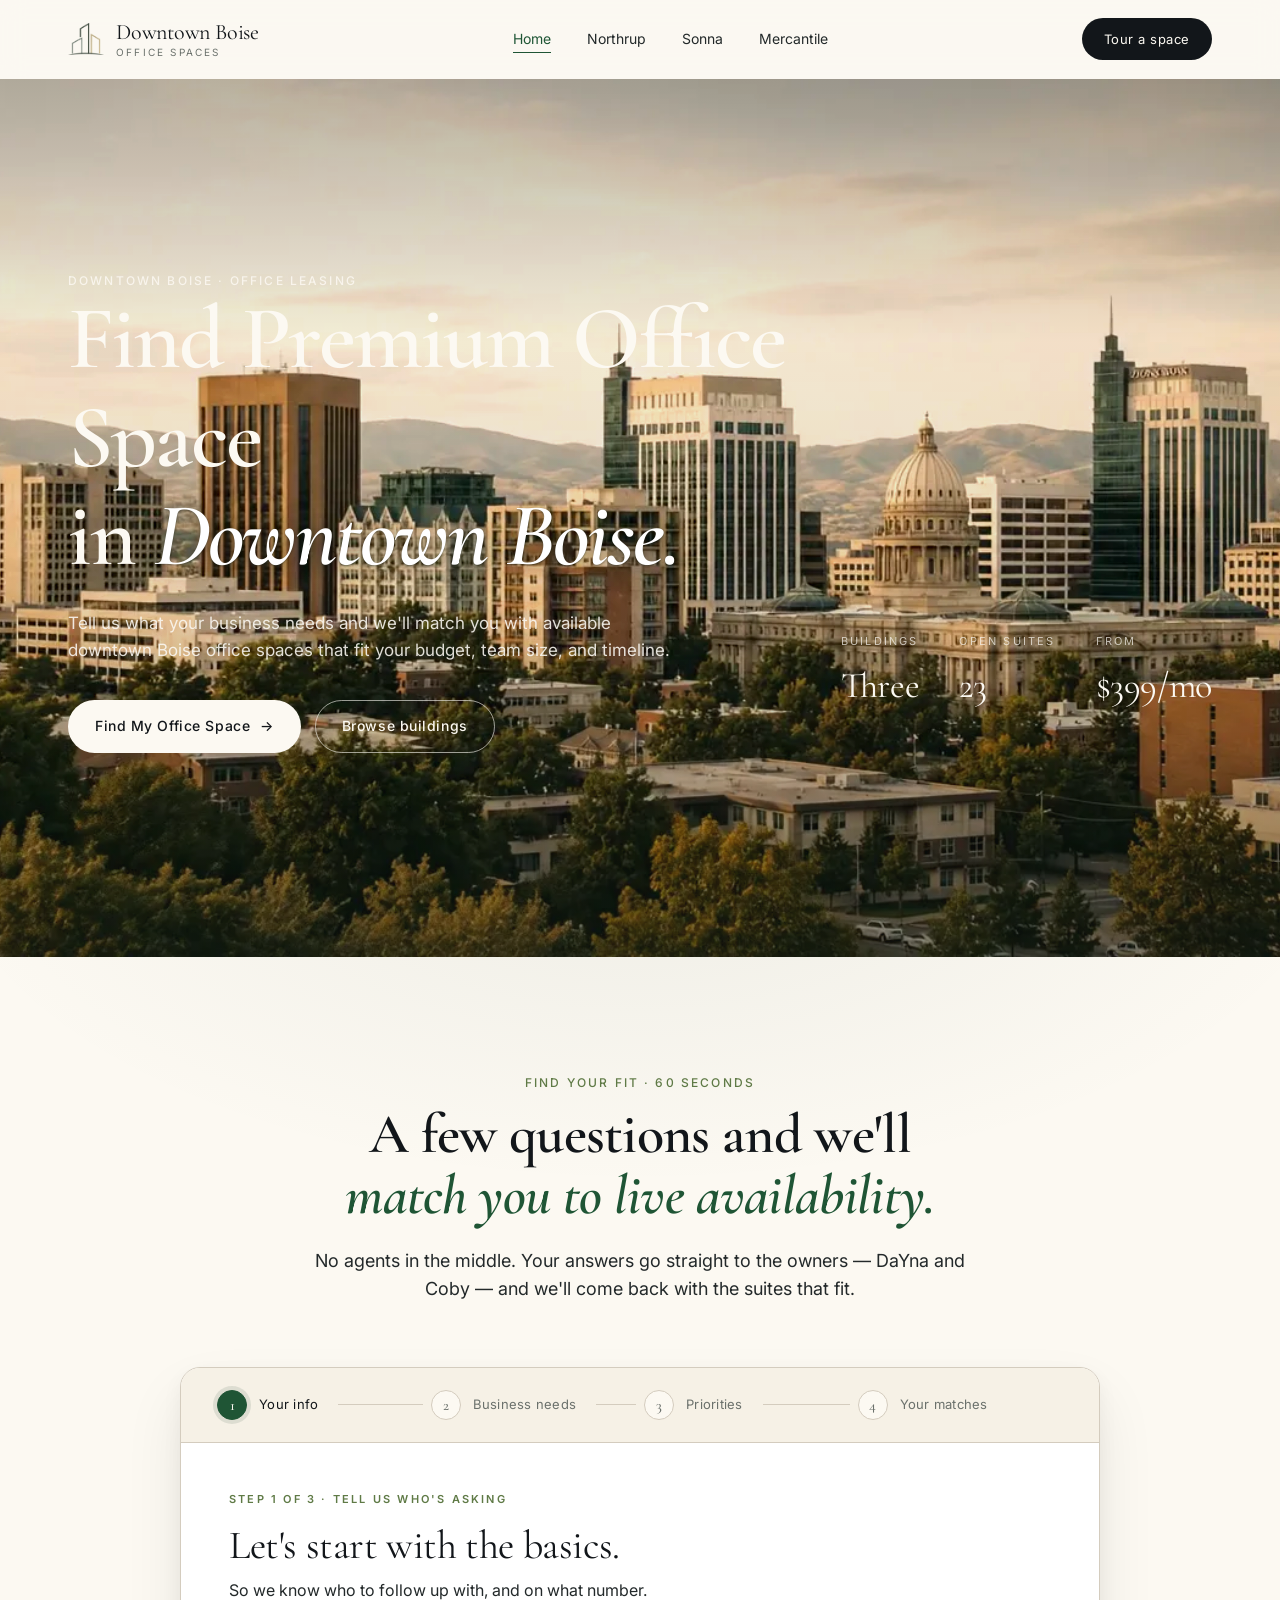
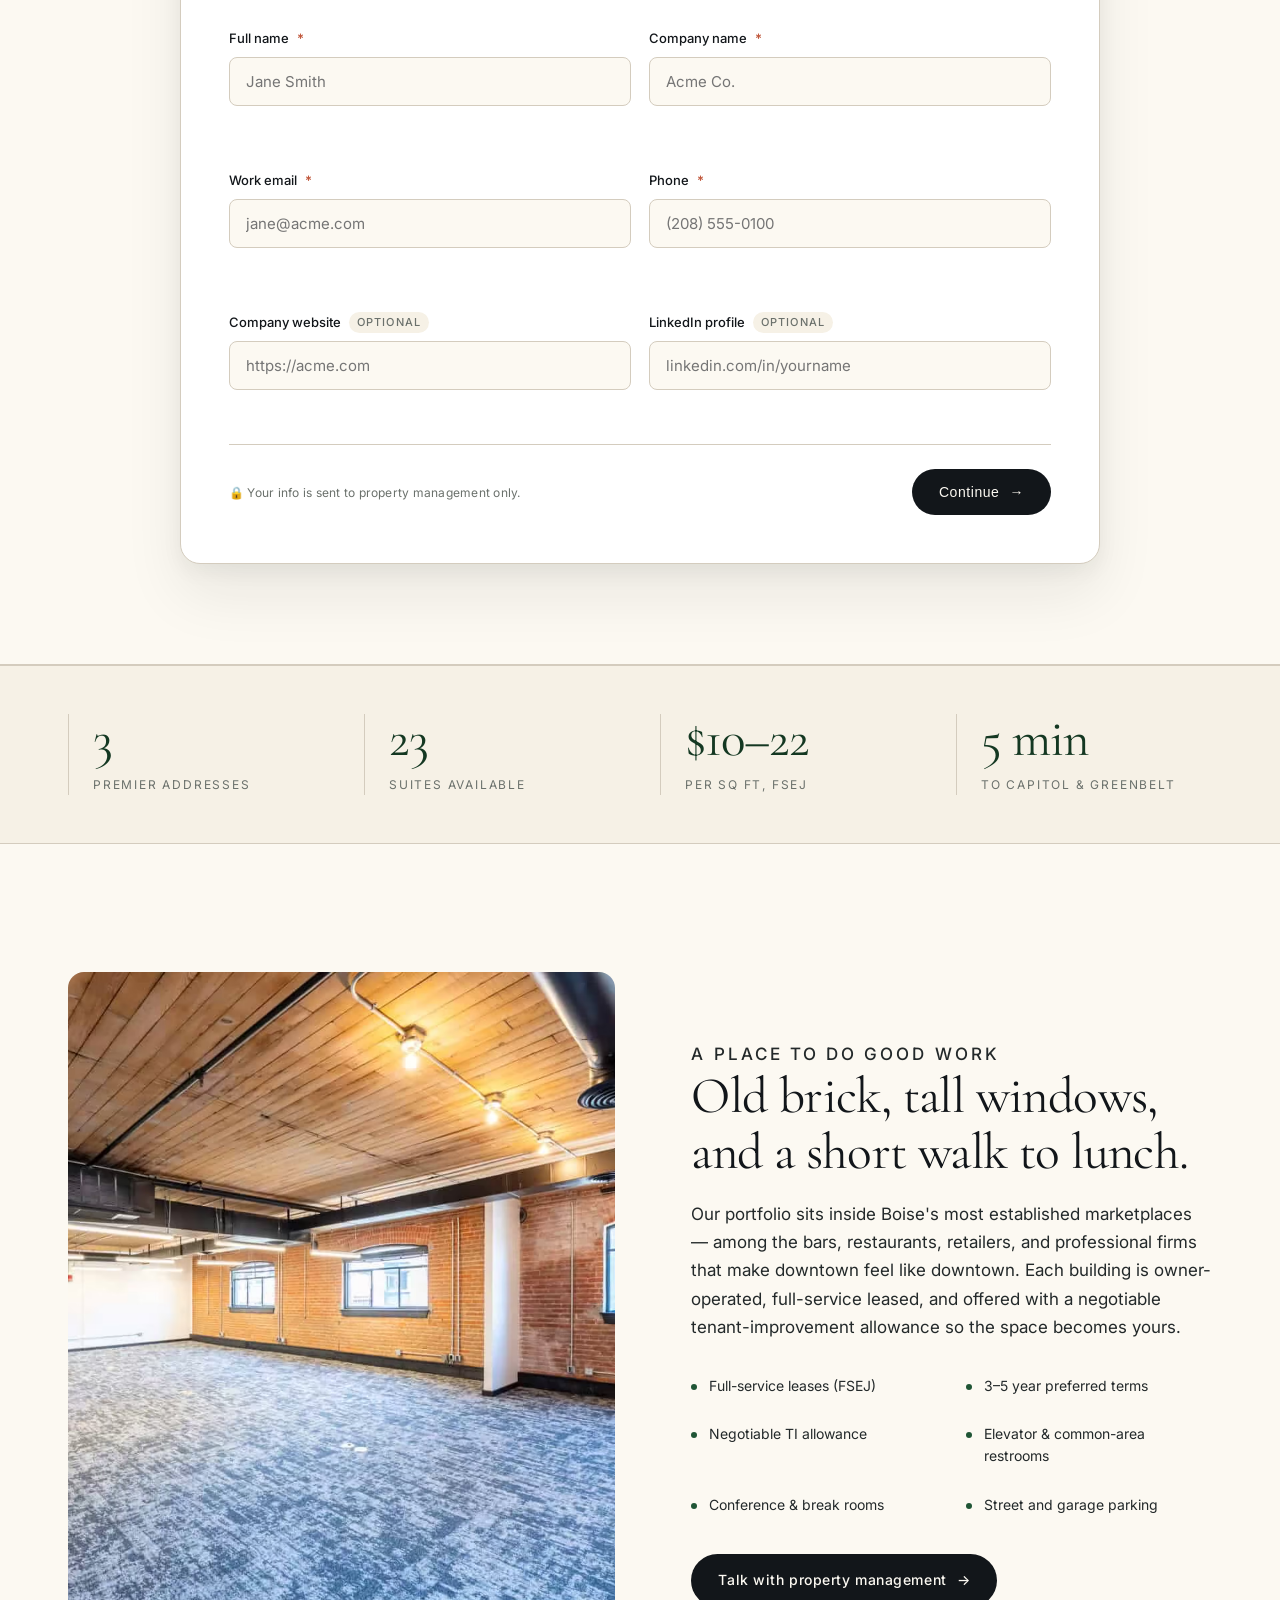
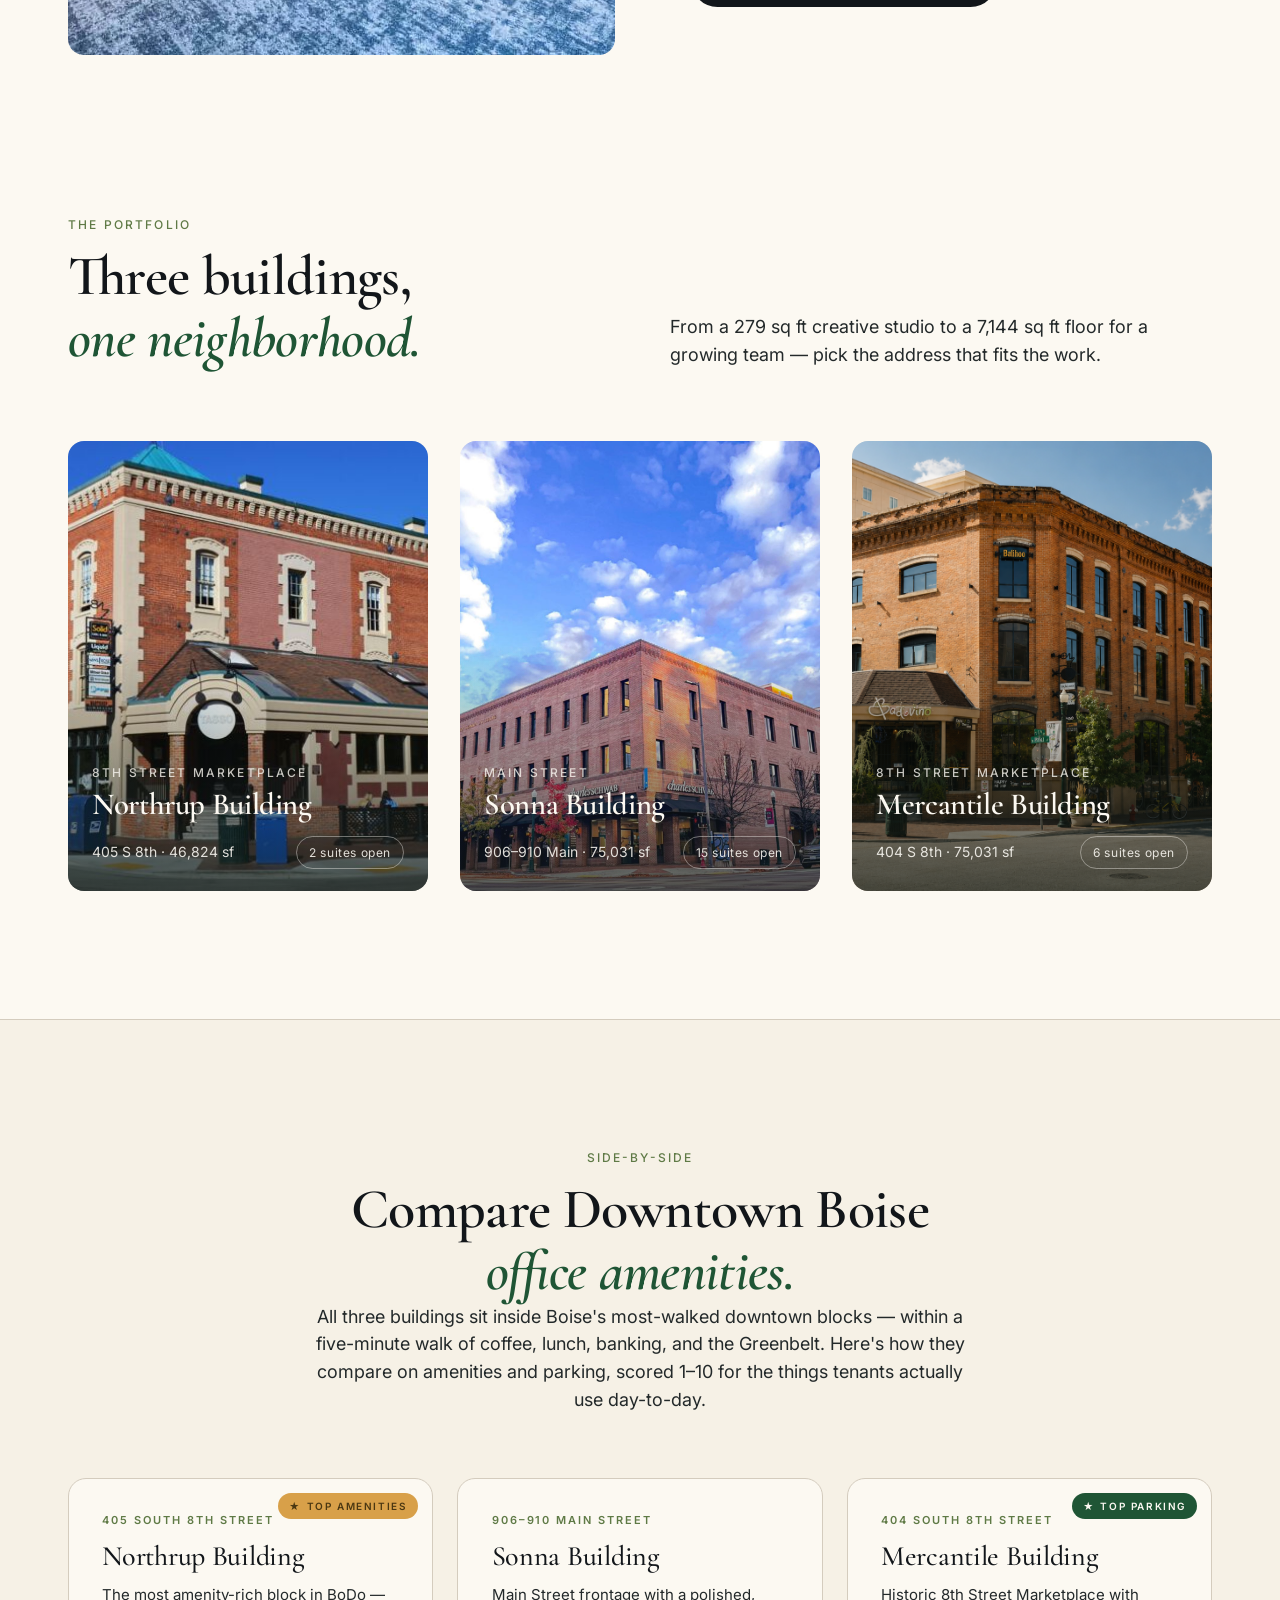
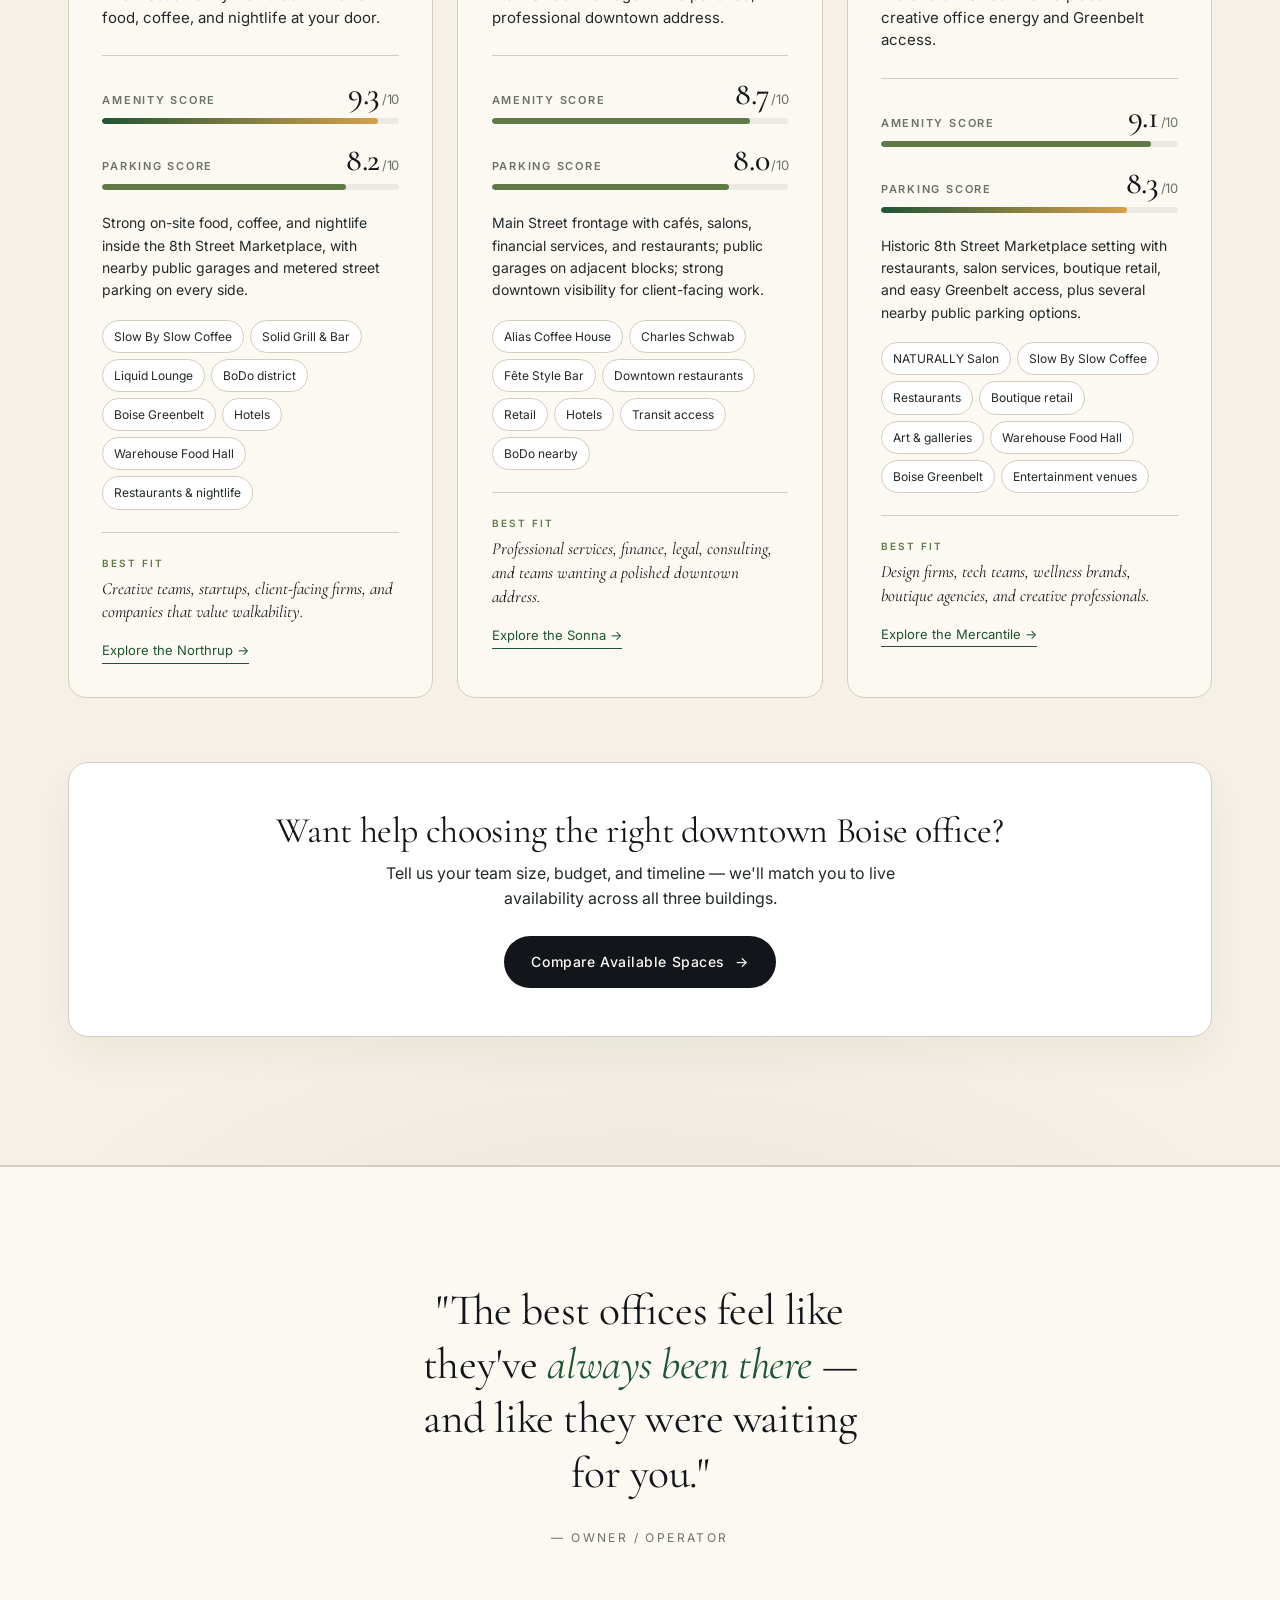
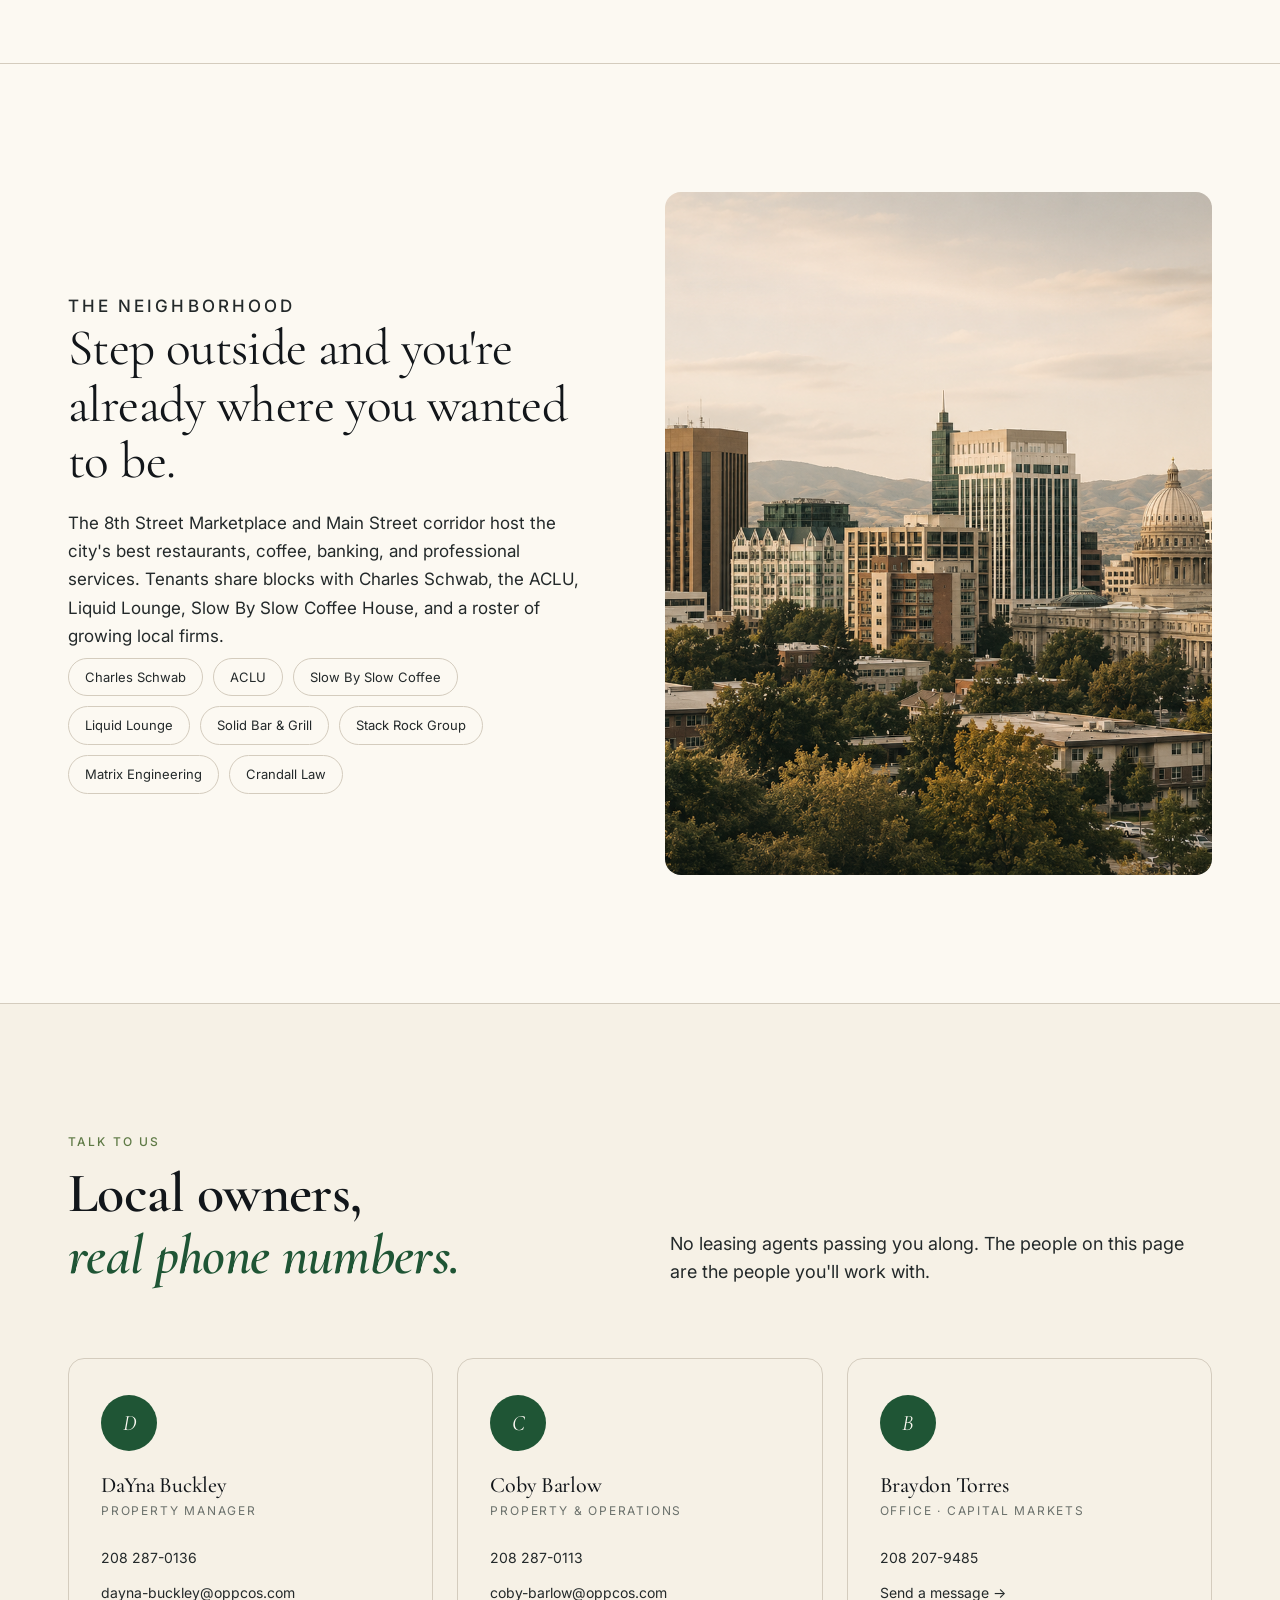
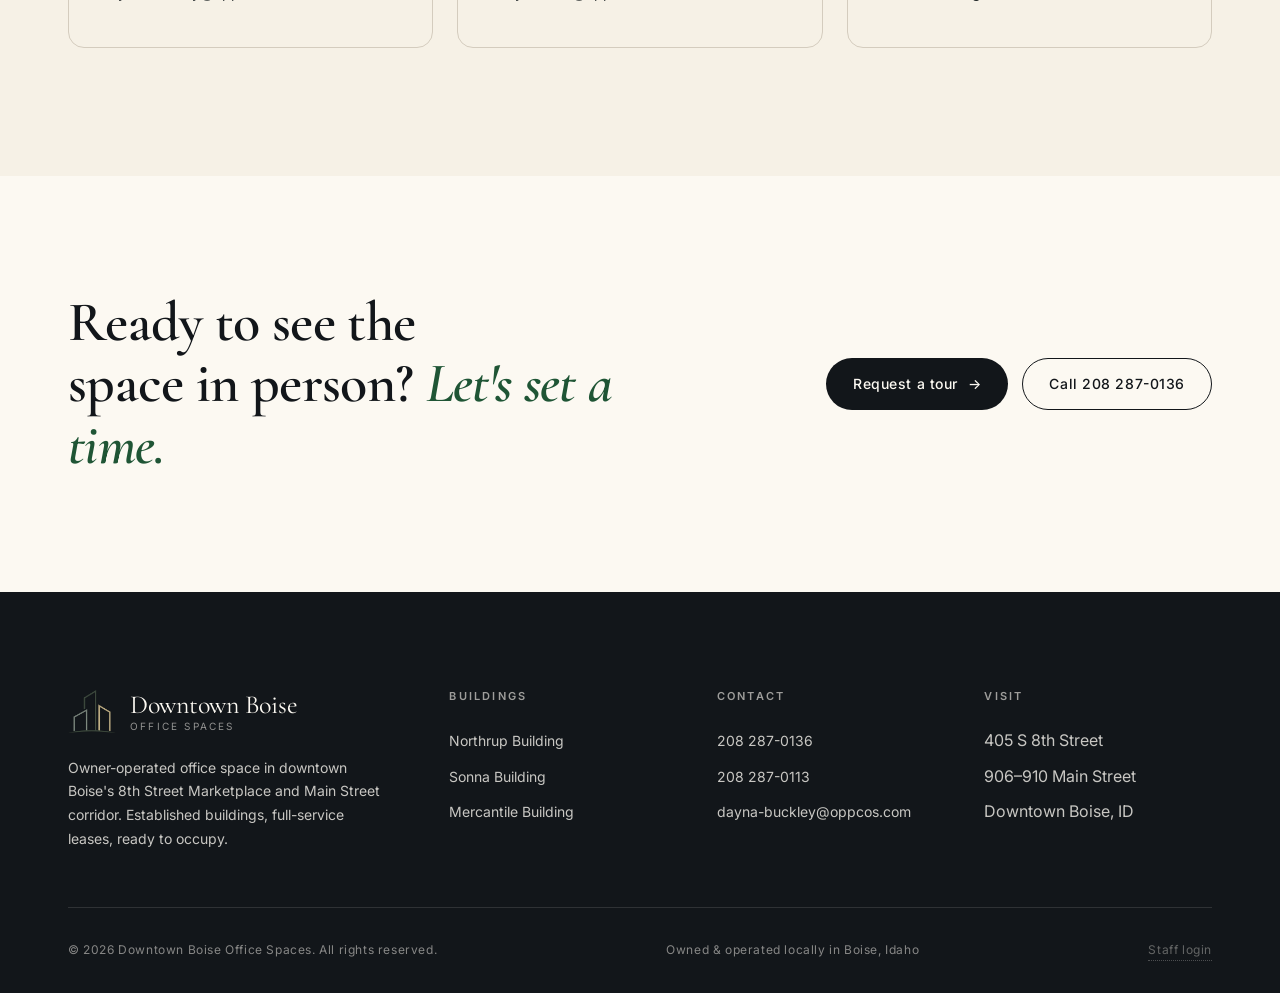
<file: index.html>
<!doctype html>
<html lang="en">
<head>
<meta charset="utf-8" />
<meta name="viewport" content="width=device-width, initial-scale=1" />
<!-- Google Tag Manager -->
<script>(function(w,d,s,l,i){w[l]=w[l]||[];w[l].push({'gtm.start':
new Date().getTime(),event:'gtm.js'});var f=d.getElementsByTagName(s)[0],
j=d.createElement(s),dl=l!='dataLayer'?'&l='+l:'';j.async=true;j.src=
'https://www.googletagmanager.com/gtm.js?id='+i+dl;f.parentNode.insertBefore(j,f);
})(window,document,'script','dataLayer','GTM-NM59DJMZ');</script>
<!-- End Google Tag Manager -->
<title>Find Premium Office Space in Downtown Boise</title>
<meta name="description" content="Tell us what your business needs and we'll match you with available downtown Boise office spaces that fit your budget, team size, and timeline. Northrup, Sonna, and Mercantile Buildings." />
<link rel="preconnect" href="https://fonts.googleapis.com" />
<link rel="preconnect" href="https://fonts.gstatic.com" crossorigin />
<link href="https://fonts.googleapis.com/css2?family=Cormorant+Garamond:ital,wght@0,500;0,600;0,700;1,500;1,600&family=Inter:wght@400;500;600;700&display=swap" rel="stylesheet" />
<link rel="stylesheet" href="styles.css" />
<link rel="icon" type="image/png" href="Brand%20Assets/Icon.png" />
<link rel="apple-touch-icon" href="Brand%20Assets/Icon.png" />
</head>
<body>
<!-- Google Tag Manager (noscript) -->
<noscript><iframe src="https://www.googletagmanager.com/ns.html?id=GTM-NM59DJMZ"
height="0" width="0" style="display:none;visibility:hidden"></iframe></noscript>
<!-- End Google Tag Manager (noscript) -->

<header class="nav" id="nav">
  <div class="container nav-inner">
    <a class="brand" href="index.html" aria-label="Downtown Boise Office Spaces — home">
      <img class="brand-icon" src="Brand%20Assets/Icon.png" alt="" />
      <span class="brand-text">
        Downtown Boise
        <small>Office Spaces</small>
      </span>
    </a>
    <nav>
      <ul class="nav-links">
        <li><a href="index.html" class="active">Home</a></li>
        <li><a href="northrup.html">Northrup</a></li>
        <li><a href="sonna.html">Sonna</a></li>
        <li><a href="mercantile.html">Mercantile</a></li>
      </ul>
    </nav>
    <a class="nav-cta" href="contact.html">Tour a space</a>
    <button class="nav-toggle" aria-label="Toggle menu" id="navToggle"><span></span></button>
  </div>
</header>

<!-- Hero -->
<section class="hero" aria-label="Introduction" data-frame-count="192">
  <canvas class="hero-canvas" id="heroCanvas" aria-hidden="true"></canvas>
  <div class="hero-overlay" aria-hidden="true"></div>
  <div class="container hero-inner">
    <p class="eyebrow reveal">Downtown Boise · Office Leasing</p>
    <h1 class="display reveal delay-1">Find Premium Office Space<br>in <em>Downtown Boise.</em></h1>
    <p class="hero-lede reveal delay-2">Tell us what your business needs and we'll match you with available downtown Boise office spaces that fit your budget, team size, and timeline.</p>
    <div class="hero-actions reveal delay-3">
      <a class="btn btn-light" href="#qualify" id="heroFindCta">Find My Office Space <span class="arrow">→</span></a>
      <a class="btn btn-ghost" style="color:var(--cream); border-color:rgba(251,248,242,.6);" href="#properties">Browse buildings</a>
    </div>
    <div class="hero-meta">
      <div class="hero-meta-item"><small>Buildings</small><strong>Three</strong></div>
      <div class="hero-meta-item"><small>Open suites</small><strong>23</strong></div>
      <div class="hero-meta-item"><small>From</small><strong>$399/mo</strong></div>
    </div>
  </div>
</section>

<!-- Qualification wizard -->
<section id="qualify" class="qualify" aria-label="Find your office space">
  <div class="container">

    <header class="qualify-head reveal">
      <p class="eyebrow">Find your fit · 60 seconds</p>
      <h2 class="section-title">A few questions and we'll<br><em>match you to live availability.</em></h2>
      <p class="lede" style="margin-top:20px;">No agents in the middle. Your answers go straight to the owners — DaYna and Coby — and we'll come back with the suites that fit.</p>
    </header>

    <div class="wizard reveal delay-1" id="wizard" data-current="1">
      <!-- Progress -->
      <ol class="wizard-progress" aria-label="Form progress">
        <li class="step active" data-step="1"><span class="step-num">1</span><span class="step-label">Your info</span></li>
        <li class="step" data-step="2"><span class="step-num">2</span><span class="step-label">Business needs</span></li>
        <li class="step" data-step="3"><span class="step-num">3</span><span class="step-label">Priorities</span></li>
        <li class="step" data-step="4"><span class="step-num">4</span><span class="step-label">Your matches</span></li>
      </ol>

      <form class="wizard-form" id="qualifyForm" novalidate autocomplete="on">

        <!-- Honeypot — must stay empty -->
        <div aria-hidden="true" class="honeypot">
          <label>Company fax (leave blank)
            <input type="text" name="company_fax" tabindex="-1" autocomplete="off" />
          </label>
        </div>

        <!-- ====== STEP 1 — Contact ====== -->
        <fieldset class="panel active" data-panel="1">
          <legend class="panel-legend">Step 1 of 3 · Tell us who's asking</legend>
          <h3 class="panel-title">Let's start with the basics.</h3>
          <p class="panel-sub">So we know who to follow up with, and on what number.</p>

          <div class="form-row">
            <div class="field">
              <label for="q_name">Full name <span class="req">*</span></label>
              <input id="q_name" name="name" type="text" required autocomplete="name" placeholder="Jane Smith" />
              <span class="err" data-err-for="name"></span>
            </div>
            <div class="field">
              <label for="q_company">Company name <span class="req">*</span></label>
              <input id="q_company" name="company" type="text" required autocomplete="organization" placeholder="Acme Co." />
              <span class="err" data-err-for="company"></span>
            </div>
          </div>

          <div class="form-row">
            <div class="field">
              <label for="q_email">Work email <span class="req">*</span></label>
              <input id="q_email" name="email" type="email" required autocomplete="email" placeholder="jane@acme.com" />
              <span class="err" data-err-for="email"></span>
            </div>
            <div class="field">
              <label for="q_phone">Phone <span class="req">*</span></label>
              <input id="q_phone" name="phone" type="tel" required autocomplete="tel" placeholder="(208) 555-0100" />
              <span class="err" data-err-for="phone"></span>
            </div>
          </div>

          <div class="form-row">
            <div class="field">
              <label for="q_website">Company website <span class="opt">optional</span></label>
              <input id="q_website" name="website" type="url" autocomplete="url" placeholder="https://acme.com" />
            </div>
            <div class="field">
              <label for="q_linkedin">LinkedIn profile <span class="opt">optional</span></label>
              <input id="q_linkedin" name="linkedin" type="url" placeholder="linkedin.com/in/yourname" />
            </div>
          </div>

          <nav class="wizard-nav">
            <span class="trust">🔒 Your info is sent to property management only.</span>
            <button type="button" class="btn btn-primary" data-next>Continue <span class="arrow">→</span></button>
          </nav>
        </fieldset>

        <!-- ====== STEP 2 — Business needs ====== -->
        <fieldset class="panel" data-panel="2">
          <legend class="panel-legend">Step 2 of 3 · The space you need</legend>
          <h3 class="panel-title">What's the team looking for?</h3>
          <p class="panel-sub">These answers shape the suites we recommend.</p>

          <div class="form-row">
            <div class="field">
              <label for="q_industry">What best describes your business? <span class="req">*</span></label>
              <select id="q_industry" name="industry" required>
                <option value="">Choose one…</option>
                <option>Professional services</option>
                <option>Technology / Startup</option>
                <option>Legal</option>
                <option>Finance / Insurance</option>
                <option>Healthcare</option>
                <option>Marketing / Creative</option>
                <option>Real estate</option>
                <option>Non-profit</option>
                <option>Government</option>
                <option>Other</option>
              </select>
              <span class="err" data-err-for="industry"></span>
            </div>
            <div class="field">
              <label for="q_employees">Employees needing space <span class="req">*</span></label>
              <input id="q_employees" name="employees" type="number" min="1" max="500" required placeholder="e.g. 8" />
              <span class="err" data-err-for="employees"></span>
            </div>
          </div>

          <div class="field">
            <label>When are you looking to move? <span class="req">*</span></label>
            <div class="chip-group" data-chips="moveIn" role="radiogroup" aria-label="Move-in timeline">
              <button type="button" class="chip" data-value="asap">ASAP</button>
              <button type="button" class="chip" data-value="30">Within 30 days</button>
              <button type="button" class="chip" data-value="60">Within 60 days</button>
              <button type="button" class="chip" data-value="90">Within 90 days</button>
              <button type="button" class="chip" data-value="180">3–6 months</button>
              <button type="button" class="chip" data-value="future">Just exploring</button>
            </div>
            <input type="hidden" name="moveIn" required />
            <span class="err" data-err-for="moveIn"></span>
          </div>

          <div class="field">
            <label>Monthly budget range <span class="req">*</span></label>
            <div class="chip-group" data-chips="budget" role="radiogroup" aria-label="Budget range">
              <button type="button" class="chip" data-value="under1000" data-max="1000">Under $1,000</button>
              <button type="button" class="chip" data-value="1000-2000" data-max="2000">$1,000 – $2,000</button>
              <button type="button" class="chip" data-value="2000-3000" data-max="3000">$2,000 – $3,000</button>
              <button type="button" class="chip" data-value="3000-5000" data-max="5000">$3,000 – $5,000</button>
              <button type="button" class="chip" data-value="5000plus" data-max="99999">$5,000+</button>
            </div>
            <input type="hidden" name="budget" required />
            <span class="err" data-err-for="budget"></span>
          </div>

          <div class="field">
            <label>Preferred office size</label>
            <div class="chip-group" data-chips="size" role="radiogroup" aria-label="Office size">
              <button type="button" class="chip" data-value="under500">Under 500 SF</button>
              <button type="button" class="chip" data-value="500-1000">500 – 1,000 SF</button>
              <button type="button" class="chip" data-value="1000-2000">1,000 – 2,000 SF</button>
              <button type="button" class="chip" data-value="2000plus">2,000+ SF</button>
              <button type="button" class="chip" data-value="flex">Flexible</button>
            </div>
            <input type="hidden" name="size" />
          </div>

          <div class="form-row">
            <div class="field">
              <label>Have you leased commercial office space before? <span class="req">*</span></label>
              <div class="chip-group" data-chips="experience" role="radiogroup">
                <button type="button" class="chip" data-value="yes">Yes</button>
                <button type="button" class="chip" data-value="no">First time</button>
              </div>
              <input type="hidden" name="experience" required />
              <span class="err" data-err-for="experience"></span>
            </div>

            <div class="field">
              <label>Prepared to sign within 90 days? <span class="req">*</span></label>
              <div class="chip-group" data-chips="readyToSign" role="radiogroup">
                <button type="button" class="chip" data-value="yes">Yes</button>
                <button type="button" class="chip" data-value="maybe">Maybe</button>
                <button type="button" class="chip" data-value="no">Still exploring</button>
              </div>
              <input type="hidden" name="readyToSign" required />
              <span class="err" data-err-for="readyToSign"></span>
            </div>
          </div>

          <nav class="wizard-nav">
            <button type="button" class="btn btn-ghost" data-prev>← Back</button>
            <button type="button" class="btn btn-primary" data-next>Continue <span class="arrow">→</span></button>
          </nav>
        </fieldset>

        <!-- ====== STEP 3 — Priorities ====== -->
        <fieldset class="panel" data-panel="3">
          <legend class="panel-legend">Step 3 of 3 · What matters most</legend>
          <h3 class="panel-title">What are your top priorities?</h3>
          <p class="panel-sub">Pick as many as apply — we'll weight your recommendations.</p>

          <div class="priority-grid" data-priorities>
            <label class="priority"><input type="checkbox" name="priorities" value="downtown" /><span>Downtown location</span></label>
            <label class="priority"><input type="checkbox" name="priorities" value="parking" /><span>Parking</span></label>
            <label class="priority"><input type="checkbox" name="priorities" value="accessibility" /><span>Client accessibility</span></label>
            <label class="priority"><input type="checkbox" name="priorities" value="image" /><span>Professional image</span></label>
            <label class="priority"><input type="checkbox" name="priorities" value="flex" /><span>Flexible lease terms</span></label>
            <label class="priority"><input type="checkbox" name="priorities" value="price" /><span>Price</span></label>
            <label class="priority"><input type="checkbox" name="priorities" value="movein" /><span>Move-in ready</span></label>
            <label class="priority"><input type="checkbox" name="priorities" value="collab" /><span>Team collaboration</span></label>
          </div>

          <nav class="wizard-nav">
            <button type="button" class="btn btn-ghost" data-prev>← Back</button>
            <button type="submit" class="btn btn-primary" id="qualifySubmit">Find my matches <span class="arrow">→</span></button>
          </nav>
        </fieldset>

        <!-- ====== STEP 4 — Results ====== -->
        <fieldset class="panel" data-panel="4">
          <legend class="panel-legend">Your matches</legend>
          <div class="results-head">
            <h3 class="panel-title" id="resultsTitle">Here's what's open and within your budget.</h3>
            <p class="panel-sub" id="resultsSub">A copy is on the way to your inbox. We'll be in touch shortly.</p>
            <div class="lead-status" id="leadStatusBadge" hidden></div>
          </div>

          <div class="match-grid" id="matchGrid" aria-live="polite"></div>

          <div class="results-cta">
            <a class="btn btn-primary" id="ctaTour" href="#">Schedule a tour <span class="arrow">→</span></a>
            <a class="btn btn-ghost" id="ctaSheet" href="#">Request pricing sheet</a>
            <a class="btn btn-ghost" href="tel:+12082870136">Speak with leasing · 208 287-0136</a>
          </div>

          <nav class="wizard-nav" style="margin-top:32px;">
            <button type="button" class="btn btn-ghost" id="restartBtn">Start over</button>
            <span class="trust" id="leadMeta"></span>
          </nav>
        </fieldset>

      </form>
    </div>
  </div>
</section>

<!-- Stats -->
<section class="stats" aria-label="At a glance" style="padding-top:48px; padding-bottom:48px;">
  <div class="container">
    <div class="stats-grid">
      <div class="stat reveal"><span class="stat-value">3</span><span class="stat-label">Premier addresses</span></div>
      <div class="stat reveal delay-1"><span class="stat-value">23</span><span class="stat-label">Suites available</span></div>
      <div class="stat reveal delay-2"><span class="stat-value">$10–22</span><span class="stat-label">Per sq ft, FSEJ</span></div>
      <div class="stat reveal delay-3"><span class="stat-value">5 min</span><span class="stat-label">To Capitol &amp; Greenbelt</span></div>
    </div>
  </div>
</section>

<!-- Intro feature -->
<section>
  <div class="container">
    <div class="feature">
      <div class="feature-img reveal">
        <img src="Brand%20Assets/Mercantile/Suite%20300B/DowntownBoiseOffices-57-1536x1024.avif" alt="A polished private office inside one of the downtown Boise buildings" />
      </div>
      <div class="feature-copy reveal delay-1">
        <p class="eyebrow">A place to do good work</p>
        <h2>Old brick, tall windows,<br>and a short walk to lunch.</h2>
        <p>Our portfolio sits inside Boise's most established marketplaces — among the bars, restaurants, retailers, and professional firms that make downtown feel like downtown. Each building is owner-operated, full-service leased, and offered with a negotiable tenant-improvement allowance so the space becomes yours.</p>
        <ul class="amenities" aria-label="What we offer">
          <li>Full-service leases (FSEJ)</li>
          <li>3–5 year preferred terms</li>
          <li>Negotiable TI allowance</li>
          <li>Elevator &amp; common-area restrooms</li>
          <li>Conference &amp; break rooms</li>
          <li>Street and garage parking</li>
        </ul>
        <div style="margin-top:32px;">
          <a class="btn btn-primary" href="contact.html">Talk with property management <span class="arrow">→</span></a>
        </div>
      </div>
    </div>
  </div>
</section>

<!-- Properties -->
<section id="properties" style="padding-top:32px;">
  <div class="container">
    <header class="section-head">
      <div class="reveal">
        <p class="eyebrow">The Portfolio</p>
        <h2 class="section-title">Three buildings,<br><em>one neighborhood.</em></h2>
      </div>
      <p class="lede reveal delay-1">From a 279 sq ft creative studio to a 7,144 sq ft floor for a growing team — pick the address that fits the work.</p>
    </header>

    <div class="properties-grid">
      <a class="property-card reveal" href="northrup.html">
        <div class="img-wrap">
          <img src="Brand%20Assets/Northrup/Hero%20Northrup.jpg" alt="The Northrup Building at the 8th Street Marketplace" loading="lazy" />
        </div>
        <div class="meta">
          <p class="eyebrow">8th Street Marketplace</p>
          <h3>Northrup Building</h3>
          <div class="row">
            <span>405 S 8th · 46,824 sf</span>
            <span class="pill">2 suites open</span>
          </div>
        </div>
      </a>

      <a class="property-card reveal delay-1" href="sonna.html">
        <div class="img-wrap">
          <img src="Brand%20Assets/Sonna/Hero%20Sonna.jpg" alt="The Sonna Building on Main Street" loading="lazy" />
        </div>
        <div class="meta">
          <p class="eyebrow">Main Street</p>
          <h3>Sonna Building</h3>
          <div class="row">
            <span>906–910 Main · 75,031 sf</span>
            <span class="pill">15 suites open</span>
          </div>
        </div>
      </a>

      <a class="property-card reveal delay-2" href="mercantile.html">
        <div class="img-wrap">
          <img src="Brand%20Assets/Mercantile/Hero%20Mercantile.jpg" alt="The Mercantile Building at the 8th Street Marketplace" loading="lazy" />
        </div>
        <div class="meta">
          <p class="eyebrow">8th Street Marketplace</p>
          <h3>Mercantile Building</h3>
          <div class="row">
            <span>404 S 8th · 75,031 sf</span>
            <span class="pill">6 suites open</span>
          </div>
        </div>
      </a>
    </div>
  </div>
</section>

<!-- Amenities & Building Scores -->
<section id="amenities" class="amenities-compare" aria-labelledby="amenitiesHeading">
  <div class="container">
    <header class="compare-head reveal">
      <p class="eyebrow">Side-by-side</p>
      <h2 id="amenitiesHeading" class="section-title">Compare Downtown Boise<br><em>office amenities.</em></h2>
      <p class="lede">All three buildings sit inside Boise's most-walked downtown blocks — within a five-minute walk of coffee, lunch, banking, and the Greenbelt. Here's how they compare on amenities and parking, scored 1–10 for the things tenants actually use day-to-day.</p>
    </header>

    <div class="compare-grid" id="compareGrid" role="list" aria-label="Building amenity comparison">
      <!-- Cards rendered from BUILDINGS_COMPARE data in script.js -->
    </div>

    <aside class="compare-cta reveal" aria-label="Choose a space">
      <h3>Want help choosing the right downtown Boise office?</h3>
      <p>Tell us your team size, budget, and timeline — we'll match you to live availability across all three buildings.</p>
      <a class="btn btn-primary" href="#qualify">Compare Available Spaces <span class="arrow">→</span></a>
    </aside>
  </div>
</section>

<!-- Pull quote -->
<section class="pull">
  <div class="container">
    <blockquote class="reveal">
      "The best offices feel like they've <em>always been there</em> — and like they were waiting for you."
    </blockquote>
    <cite class="reveal delay-1">— Owner / Operator</cite>
  </div>
</section>

<!-- Neighborhood -->
<section>
  <div class="container">
    <div class="feature reverse">
      <div class="feature-img reveal">
        <img src="Brand%20Assets/cityscape.png" alt="Downtown Boise skyline with the Capitol dome and foothills" />
      </div>
      <div class="feature-copy reveal delay-1">
        <p class="eyebrow">The Neighborhood</p>
        <h2>Step outside and you're<br>already where you wanted to be.</h2>
        <p>The 8th Street Marketplace and Main Street corridor host the city's best restaurants, coffee, banking, and professional services. Tenants share blocks with Charles Schwab, the ACLU, Liquid Lounge, Slow By Slow Coffee House, and a roster of growing local firms.</p>
        <div class="cotenants" aria-label="Notable co-tenants">
          <span>Charles Schwab</span>
          <span>ACLU</span>
          <span>Slow By Slow Coffee</span>
          <span>Liquid Lounge</span>
          <span>Solid Bar &amp; Grill</span>
          <span>Stack Rock Group</span>
          <span>Matrix Engineering</span>
          <span>Crandall Law</span>
        </div>
      </div>
    </div>
  </div>
</section>

<!-- Team -->
<section style="background:var(--paper); border-top:1px solid var(--line);">
  <div class="container">
    <header class="section-head">
      <div class="reveal">
        <p class="eyebrow">Talk to us</p>
        <h2 class="section-title">Local owners,<br><em>real phone numbers.</em></h2>
      </div>
      <p class="lede reveal delay-1">No leasing agents passing you along. The people on this page are the people you'll work with.</p>
    </header>
    <div class="team-grid">
      <div class="team-card reveal">
        <div class="avatar">D</div>
        <h4>DaYna Buckley</h4>
        <span class="role">Property Manager</span>
        <ul class="contact-list">
          <li><a href="tel:+12082870136">208 287-0136</a></li>
          <li><a href="mailto:dayna-buckley@oppcos.com">dayna-buckley@oppcos.com</a></li>
        </ul>
      </div>
      <div class="team-card reveal delay-1">
        <div class="avatar">C</div>
        <h4>Coby Barlow</h4>
        <span class="role">Property &amp; Operations</span>
        <ul class="contact-list">
          <li><a href="tel:+12082870113">208 287-0113</a></li>
          <li><a href="mailto:coby-barlow@oppcos.com">coby-barlow@oppcos.com</a></li>
        </ul>
      </div>
      <div class="team-card reveal delay-2">
        <div class="avatar">B</div>
        <h4>Braydon Torres</h4>
        <span class="role">Office · Capital Markets</span>
        <ul class="contact-list">
          <li><a href="tel:+12082079485">208 207-9485</a></li>
          <li><a href="contact.html">Send a message →</a></li>
        </ul>
      </div>
    </div>
  </div>
</section>

<!-- CTA strip -->
<section style="padding:clamp(72px,9vw,120px) 0;">
  <div class="container" style="display:grid; grid-template-columns:1.2fr 1fr; gap:48px; align-items:center;">
    <h2 class="section-title reveal" style="margin:0;">Ready to see the<br>space in person? <em>Let's set a time.</em></h2>
    <div class="reveal delay-1" style="display:flex; gap:14px; flex-wrap:wrap; justify-self:end;">
      <a href="contact.html" class="btn btn-primary">Request a tour <span class="arrow">→</span></a>
      <a href="tel:+12082870136" class="btn btn-ghost">Call 208 287-0136</a>
    </div>
  </div>
</section>

<!-- Footer -->
<footer class="footer">
  <div class="container">
    <div class="footer-grid">
      <div class="footer-brand">
        <a class="brand" href="index.html" aria-label="Downtown Boise Office Spaces — home">
          <img class="brand-icon" src="Brand%20Assets/Icon.png" alt="" />
          <span class="brand-text">Downtown Boise<small>Office Spaces</small></span>
        </a>
        <p>Owner-operated office space in downtown Boise's 8th Street Marketplace and Main Street corridor. Established buildings, full-service leases, ready to occupy.</p>
      </div>
      <div>
        <h5>Buildings</h5>
        <ul>
          <li><a href="northrup.html">Northrup Building</a></li>
          <li><a href="sonna.html">Sonna Building</a></li>
          <li><a href="mercantile.html">Mercantile Building</a></li>
        </ul>
      </div>
      <div>
        <h5>Contact</h5>
        <ul>
          <li><a href="tel:+12082870136">208 287-0136</a></li>
          <li><a href="tel:+12082870113">208 287-0113</a></li>
          <li><a href="mailto:dayna-buckley@oppcos.com">dayna-buckley@oppcos.com</a></li>
        </ul>
      </div>
      <div>
        <h5>Visit</h5>
        <ul>
          <li>405 S 8th Street</li>
          <li>906–910 Main Street</li>
          <li>Downtown Boise, ID</li>
        </ul>
      </div>
    </div>
    <div class="footer-bottom">
      <span>© <span id="year"></span> Downtown Boise Office Spaces. All rights reserved.</span>
      <span>Owned &amp; operated locally in Boise, Idaho</span>
      <a class="footer-admin-link" href="https://oppenheimer.adprompt-ai.workers.dev/admin/" target="_blank" rel="noopener">Staff login</a>
    </div>
  </div>
</footer>

<script src="script.js"></script>
</body>
</html>
</file>
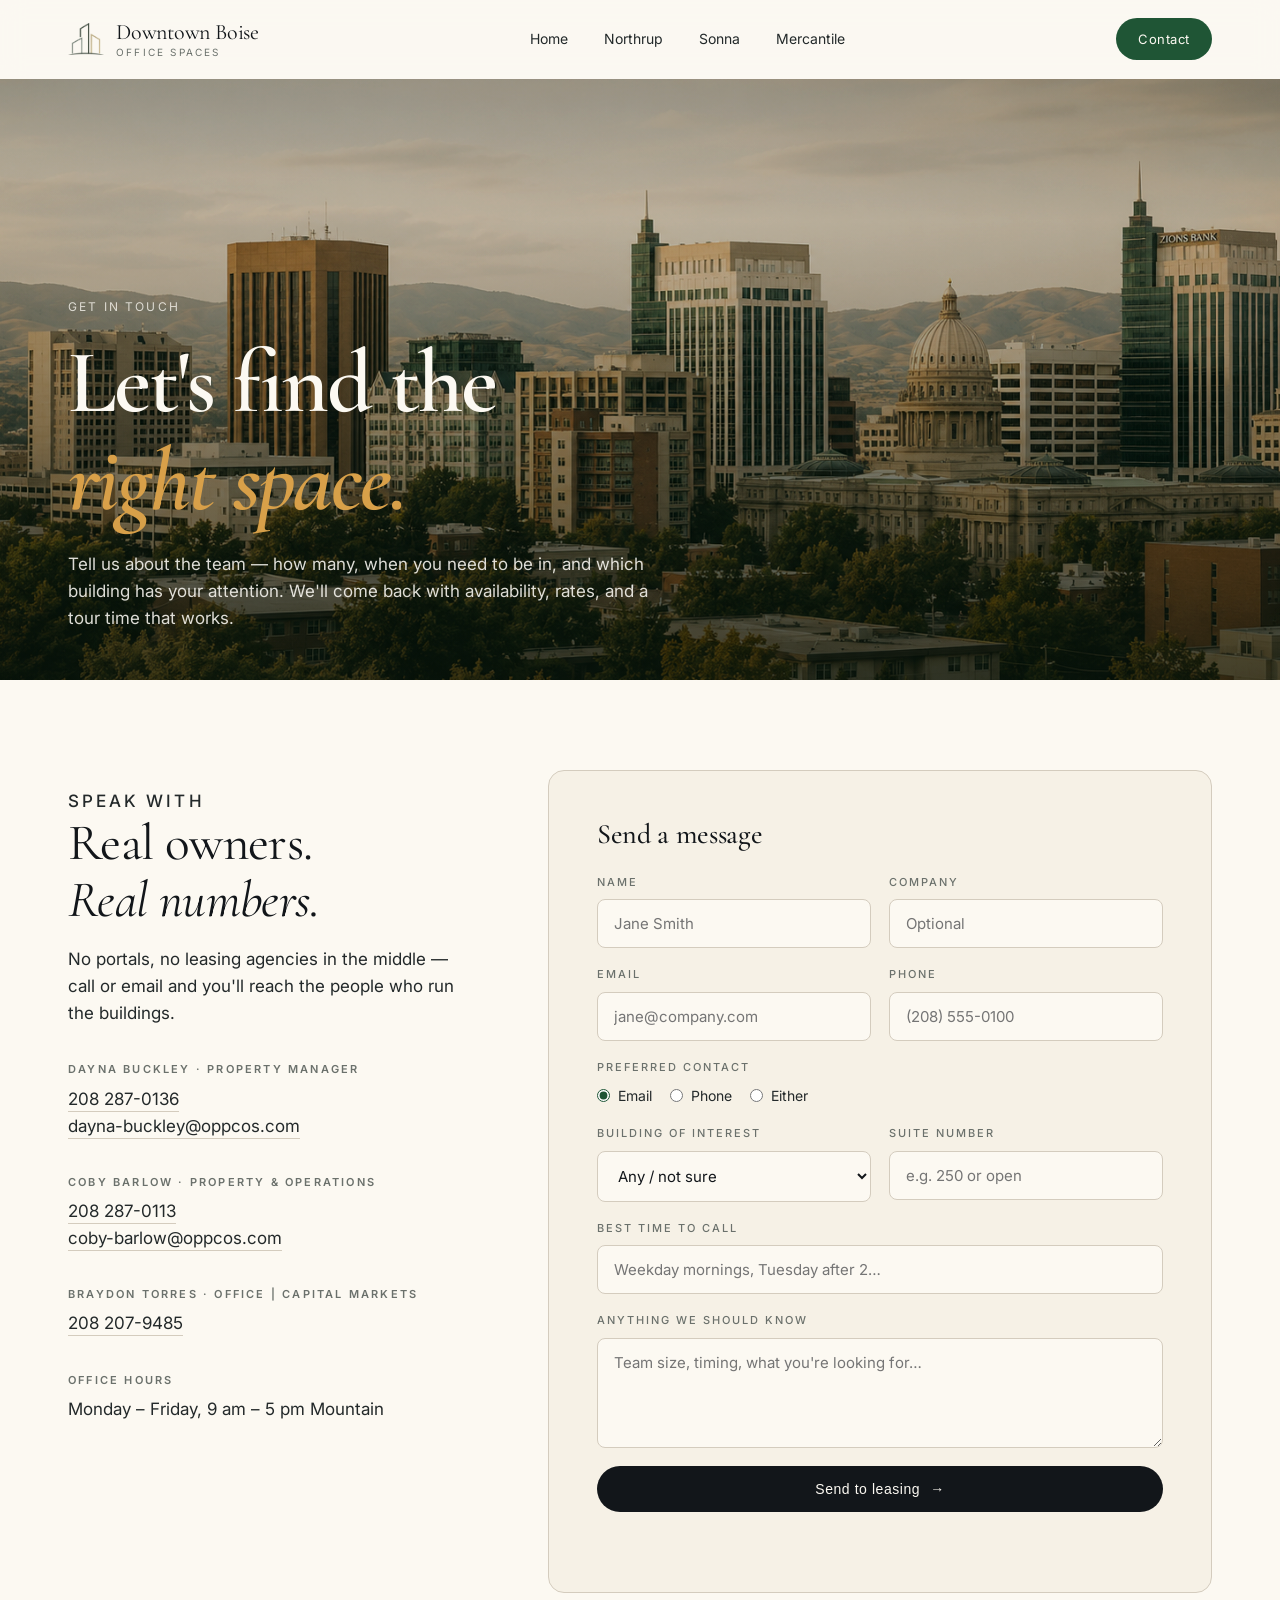
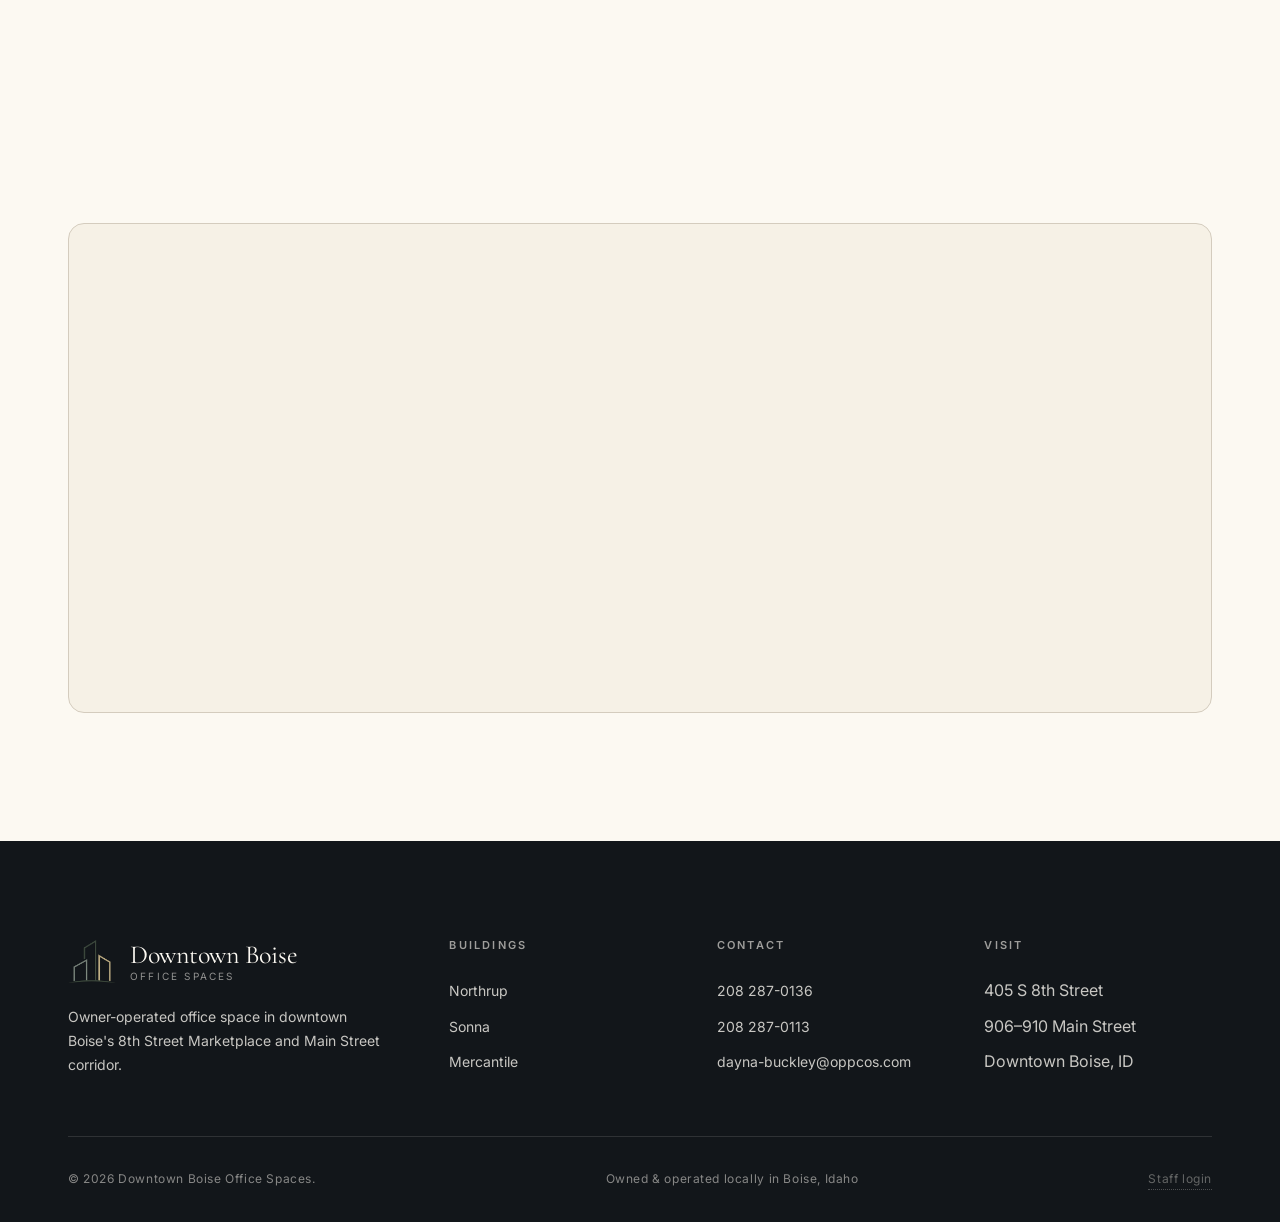
<file: contact.html>
<!doctype html>
<html lang="en">
<head>
<meta charset="utf-8" />
<meta name="viewport" content="width=device-width, initial-scale=1" />
<!-- Google Tag Manager -->
<script>(function(w,d,s,l,i){w[l]=w[l]||[];w[l].push({'gtm.start':
new Date().getTime(),event:'gtm.js'});var f=d.getElementsByTagName(s)[0],
j=d.createElement(s),dl=l!='dataLayer'?'&l='+l:'';j.async=true;j.src=
'https://www.googletagmanager.com/gtm.js?id='+i+dl;f.parentNode.insertBefore(j,f);
})(window,document,'script','dataLayer','GTM-NM59DJMZ');</script>
<!-- End Google Tag Manager -->
<title>Contact — Downtown Boise Office Spaces</title>
<meta name="description" content="Schedule a tour or request availability for the Northrup, Sonna, or Mercantile Buildings in downtown Boise." />
<link rel="preconnect" href="https://fonts.googleapis.com" />
<link rel="preconnect" href="https://fonts.gstatic.com" crossorigin />
<link href="https://fonts.googleapis.com/css2?family=Cormorant+Garamond:ital,wght@0,500;0,600;0,700;1,500;1,600&family=Inter:wght@400;500;600;700&display=swap" rel="stylesheet" />
<link rel="stylesheet" href="styles.css" />
<link rel="icon" type="image/png" href="Brand%20Assets/Icon.png" />
<link rel="apple-touch-icon" href="Brand%20Assets/Icon.png" />
</head>
<body>
<!-- Google Tag Manager (noscript) -->
<noscript><iframe src="https://www.googletagmanager.com/ns.html?id=GTM-NM59DJMZ"
height="0" width="0" style="display:none;visibility:hidden"></iframe></noscript>
<!-- End Google Tag Manager (noscript) -->

<header class="nav" id="nav">
  <div class="container nav-inner">
    <a class="brand" href="index.html"><img class="brand-icon" src="Brand%20Assets/Icon.png" alt="" /><span class="brand-text">Downtown Boise<small>Office Spaces</small></span></a>
    <nav><ul class="nav-links">
      <li><a href="index.html">Home</a></li>
      <li><a href="northrup.html">Northrup</a></li>
      <li><a href="sonna.html">Sonna</a></li>
      <li><a href="mercantile.html">Mercantile</a></li>
    </ul></nav>
    <a class="nav-cta" href="contact.html" style="background:var(--forest);">Contact</a>
    <button class="nav-toggle" aria-label="Toggle menu" id="navToggle"><span></span></button>
  </div>
</header>

<section class="building-hero" style="padding-bottom:48px;">
  <div class="building-hero-bg" style="background-image: url('Brand%20Assets/cityscape.png');" aria-hidden="true"></div>
  <div class="container">
    <p class="crumb reveal">Get in touch</p>
    <h1 class="reveal delay-1">Let's find the<br><em>right space.</em></h1>
    <p class="sub reveal delay-2">Tell us about the team — how many, when you need to be in, and which building has your attention. We'll come back with availability, rates, and a tour time that works.</p>
  </div>
</section>

<section style="padding-top:clamp(48px, 7vw, 96px);">
  <div class="container">
    <div class="contact-wrap">

      <div class="contact-info">
        <p class="eyebrow reveal">Speak with</p>
        <h2 class="reveal delay-1">Real owners.<br><em>Real numbers.</em></h2>
        <p class="reveal delay-2">No portals, no leasing agencies in the middle — call or email and you'll reach the people who run the buildings.</p>

        <div class="contact-list-block reveal delay-3">
          <h4>DaYna Buckley · Property Manager</h4>
          <p><a href="tel:+12082870136">208 287-0136</a></p>
          <p><a href="mailto:dayna-buckley@oppcos.com">dayna-buckley@oppcos.com</a></p>
        </div>

        <div class="contact-list-block reveal delay-3">
          <h4>Coby Barlow · Property &amp; Operations</h4>
          <p><a href="tel:+12082870113">208 287-0113</a></p>
          <p><a href="mailto:coby-barlow@oppcos.com">coby-barlow@oppcos.com</a></p>
        </div>

        <div class="contact-list-block reveal delay-3">
          <h4>Braydon Torres · Office | Capital Markets</h4>
          <p><a href="tel:+12082079485">208 207-9485</a></p>
        </div>

        <div class="contact-list-block reveal delay-3">
          <h4>Office hours</h4>
          <p>Monday – Friday, 9 am – 5 pm Mountain</p>
        </div>
      </div>

      <form class="contact-form reveal delay-1" id="contactForm" novalidate>
        <h3 style="font-family:var(--font-display); font-size:28px; font-weight:500; margin-bottom:24px;">Send a message</h3>

        <div class="form-row">
          <div class="field">
            <label for="name">Name</label>
            <input id="name" name="name" type="text" required autocomplete="name" placeholder="Jane Smith" />
          </div>
          <div class="field">
            <label for="company">Company</label>
            <input id="company" name="company" type="text" autocomplete="organization" placeholder="Optional" />
          </div>
        </div>

        <div class="form-row">
          <div class="field">
            <label for="email">Email</label>
            <input id="email" name="email" type="email" required autocomplete="email" placeholder="jane@company.com" />
          </div>
          <div class="field">
            <label for="phone">Phone</label>
            <input id="phone" name="phone" type="tel" autocomplete="tel" placeholder="(208) 555-0100" />
          </div>
        </div>

        <div class="field">
          <label>Preferred contact</label>
          <div class="radio-group">
            <label><input type="radio" name="prefer" value="email" checked /> Email</label>
            <label><input type="radio" name="prefer" value="phone" /> Phone</label>
            <label><input type="radio" name="prefer" value="either" /> Either</label>
          </div>
        </div>

        <div class="form-row">
          <div class="field">
            <label for="building">Building of interest</label>
            <select id="building" name="building">
              <option value="">Any / not sure</option>
              <option value="Northrup">Northrup Building</option>
              <option value="Sonna">Sonna Building</option>
              <option value="Mercantile">Mercantile Building</option>
            </select>
          </div>
          <div class="field">
            <label for="suite">Suite number</label>
            <input id="suite" name="suite" type="text" placeholder="e.g. 250 or open" />
          </div>
        </div>

        <div class="field">
          <label for="callTime">Best time to call</label>
          <input id="callTime" name="callTime" type="text" placeholder="Weekday mornings, Tuesday after 2…" />
        </div>

        <div class="field">
          <label for="message">Anything we should know</label>
          <textarea id="message" name="message" rows="4" placeholder="Team size, timing, what you're looking for…"></textarea>
        </div>

        <button class="btn btn-primary" type="submit" style="width:100%; justify-content:center;">
          Send to leasing <span class="arrow">→</span>
        </button>
        <p id="formStatus" style="margin-top:14px; font-size:13px; color:var(--moss); min-height:18px;"></p>
      </form>

    </div>
  </div>
</section>

<section style="padding-top:clamp(64px,8vw,110px);">
  <div class="container">
    <div class="map-wrap reveal" style="aspect-ratio:21/9;">
      <iframe loading="lazy" title="Map of downtown Boise office portfolio"
        src="https://www.google.com/maps?q=8th+Street+Marketplace,+Boise,+ID&output=embed"></iframe>
    </div>
  </div>
</section>

<footer class="footer">
  <div class="container">
    <div class="footer-grid">
      <div class="footer-brand">
        <a class="brand" href="index.html" aria-label="Downtown Boise Office Spaces — home">
          <img class="brand-icon" src="Brand%20Assets/Icon.png" alt="" />
          <span class="brand-text">Downtown Boise<small>Office Spaces</small></span>
        </a>
        <p>Owner-operated office space in downtown Boise's 8th Street Marketplace and Main Street corridor.</p>
      </div>
      <div><h5>Buildings</h5><ul>
        <li><a href="northrup.html">Northrup</a></li>
        <li><a href="sonna.html">Sonna</a></li>
        <li><a href="mercantile.html">Mercantile</a></li>
      </ul></div>
      <div><h5>Contact</h5><ul>
        <li><a href="tel:+12082870136">208 287-0136</a></li>
        <li><a href="tel:+12082870113">208 287-0113</a></li>
        <li><a href="mailto:dayna-buckley@oppcos.com">dayna-buckley@oppcos.com</a></li>
      </ul></div>
      <div><h5>Visit</h5><ul>
        <li>405 S 8th Street</li>
        <li>906–910 Main Street</li>
        <li>Downtown Boise, ID</li>
      </ul></div>
    </div>
    <div class="footer-bottom">
      <span>© <span id="year"></span> Downtown Boise Office Spaces.</span>
      <span>Owned &amp; operated locally in Boise, Idaho</span>
      <a class="footer-admin-link" href="https://oppenheimer.adprompt-ai.workers.dev/admin/" target="_blank" rel="noopener">Staff login</a>
    </div>
  </div>
</footer>

<script src="script.js"></script>
</body>
</html>
</file>
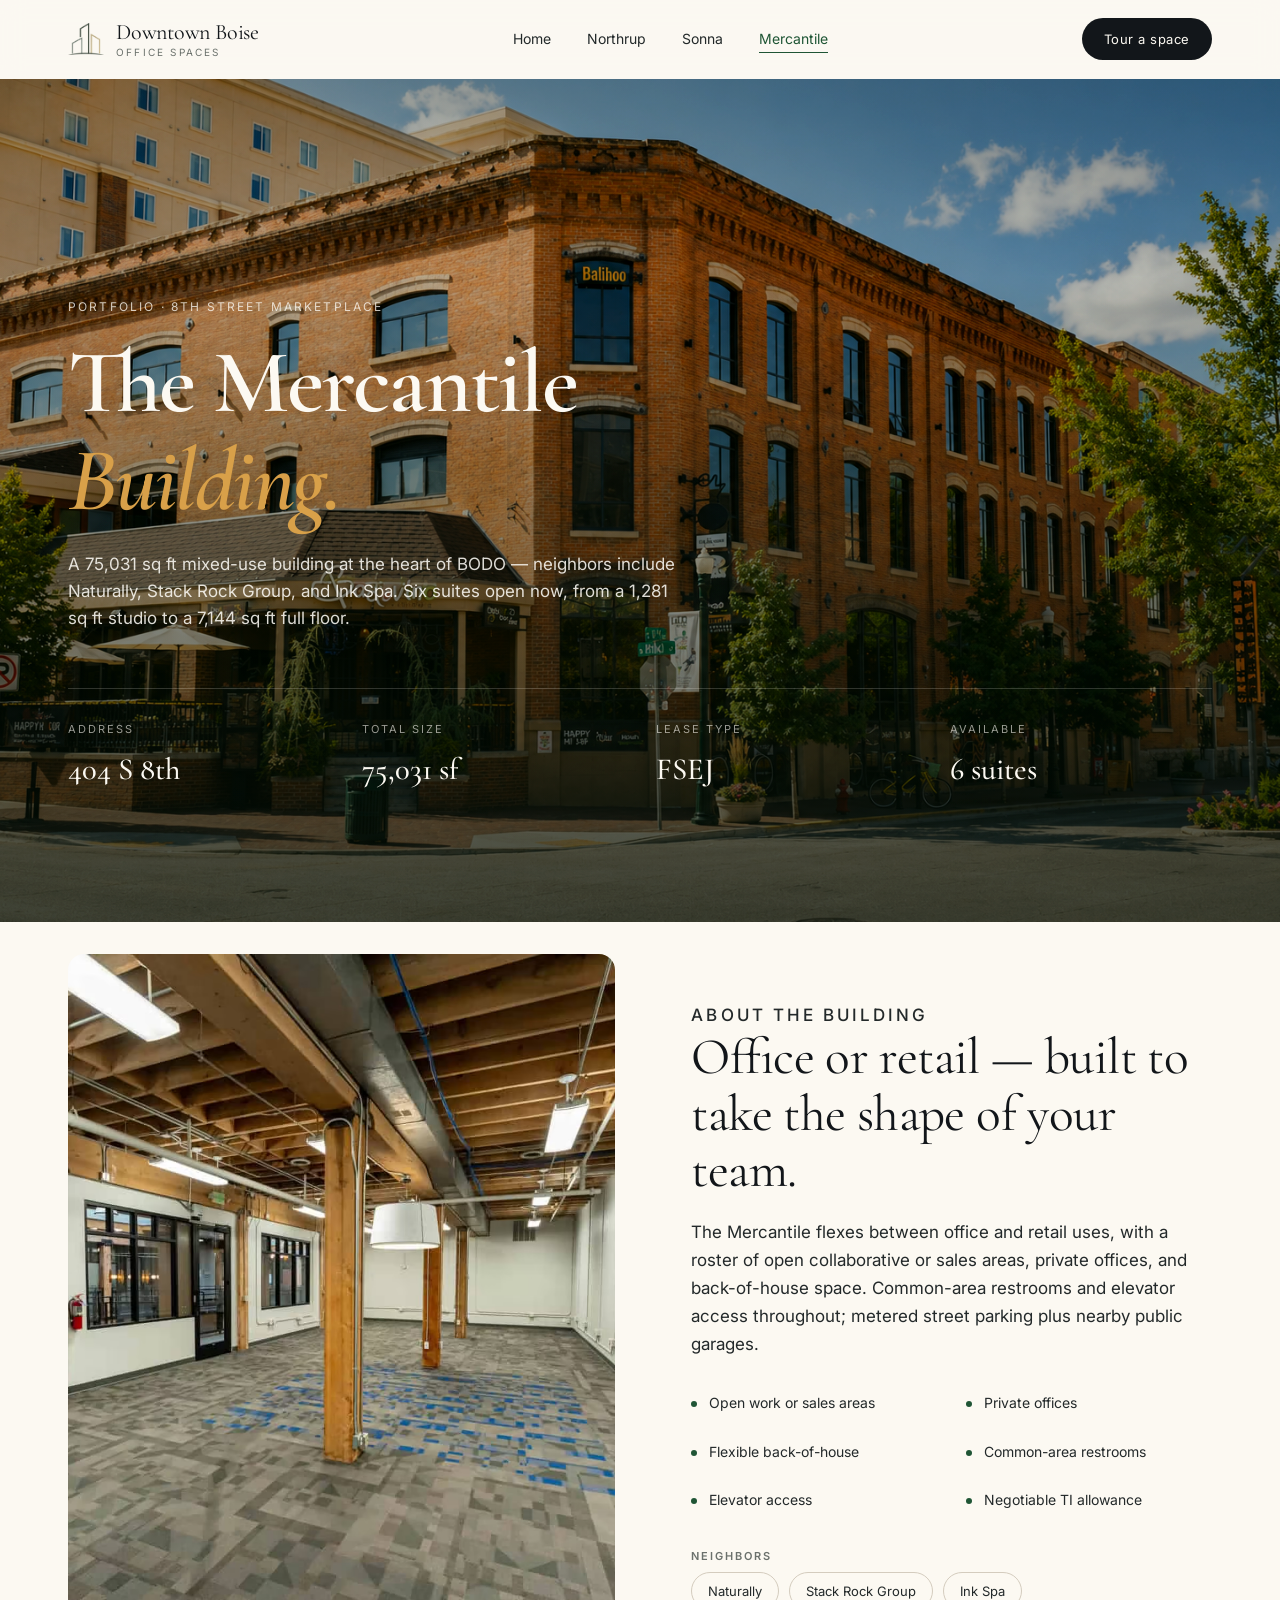
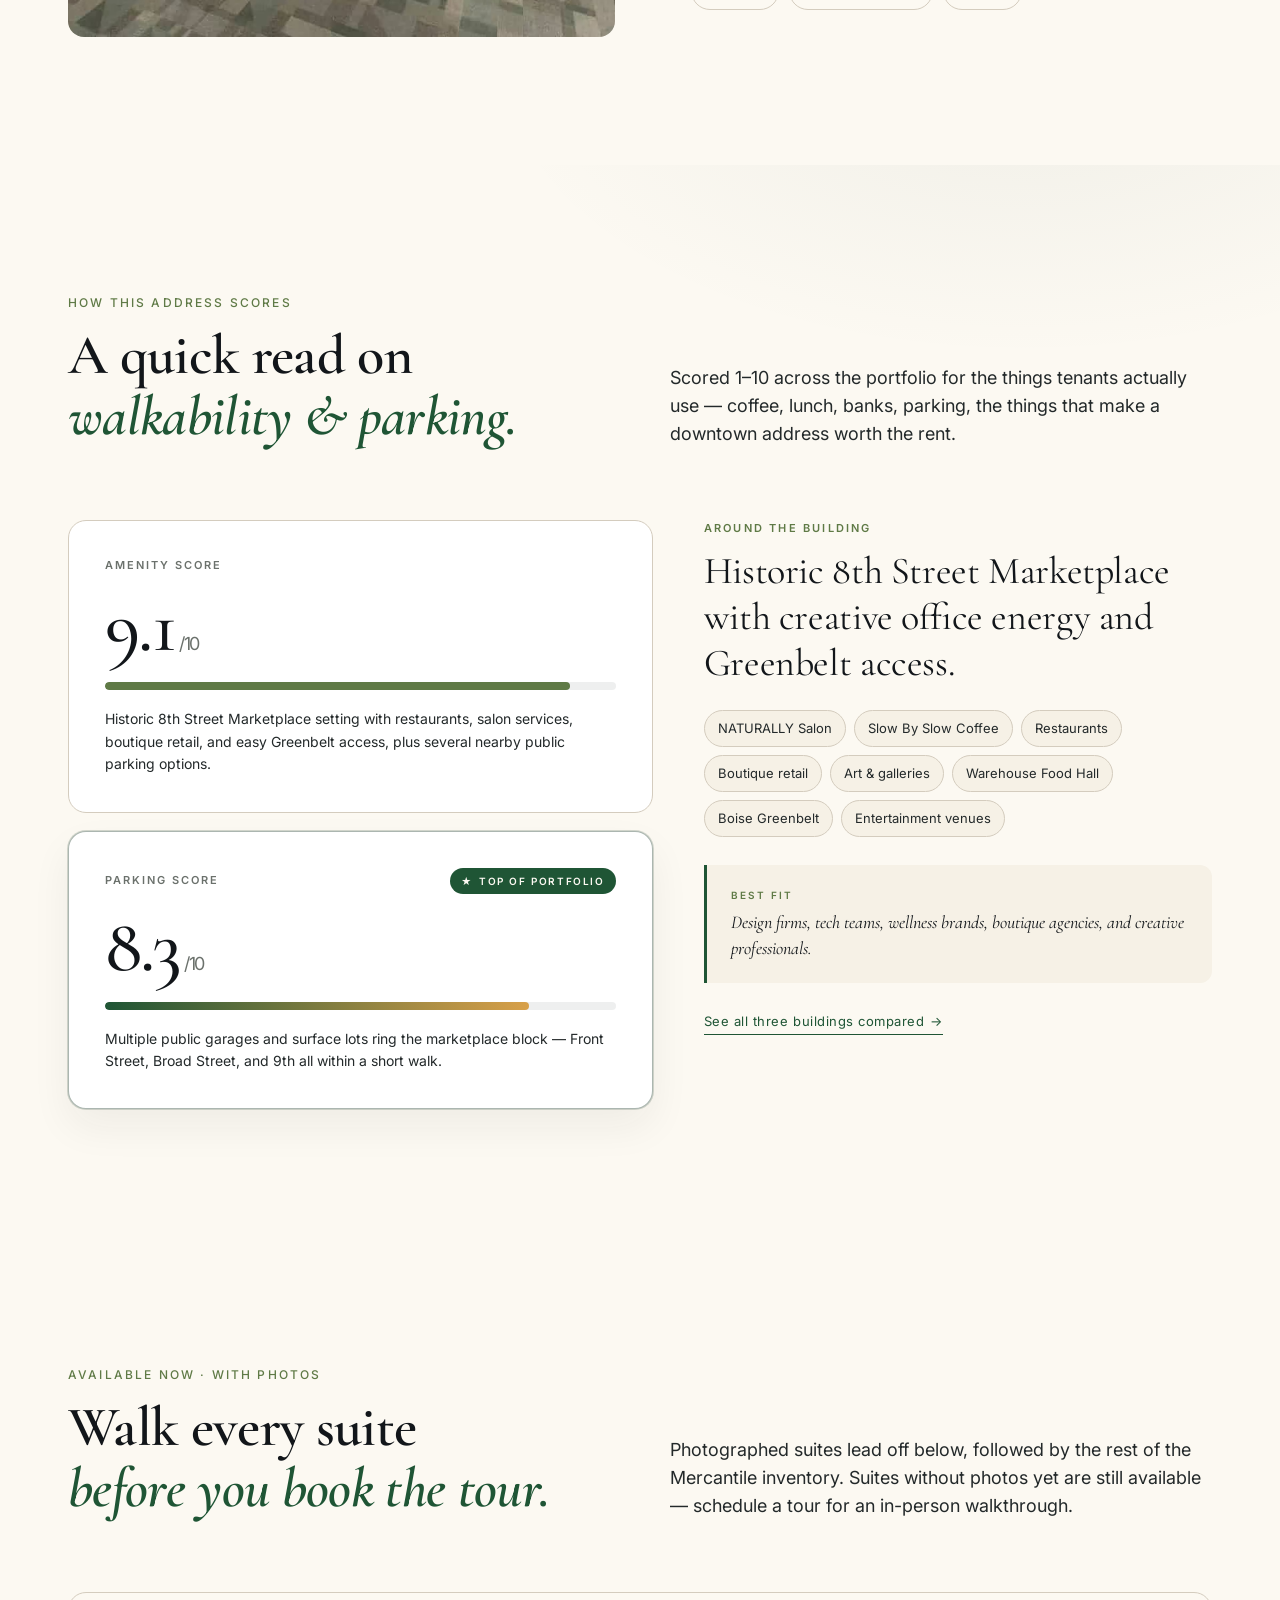
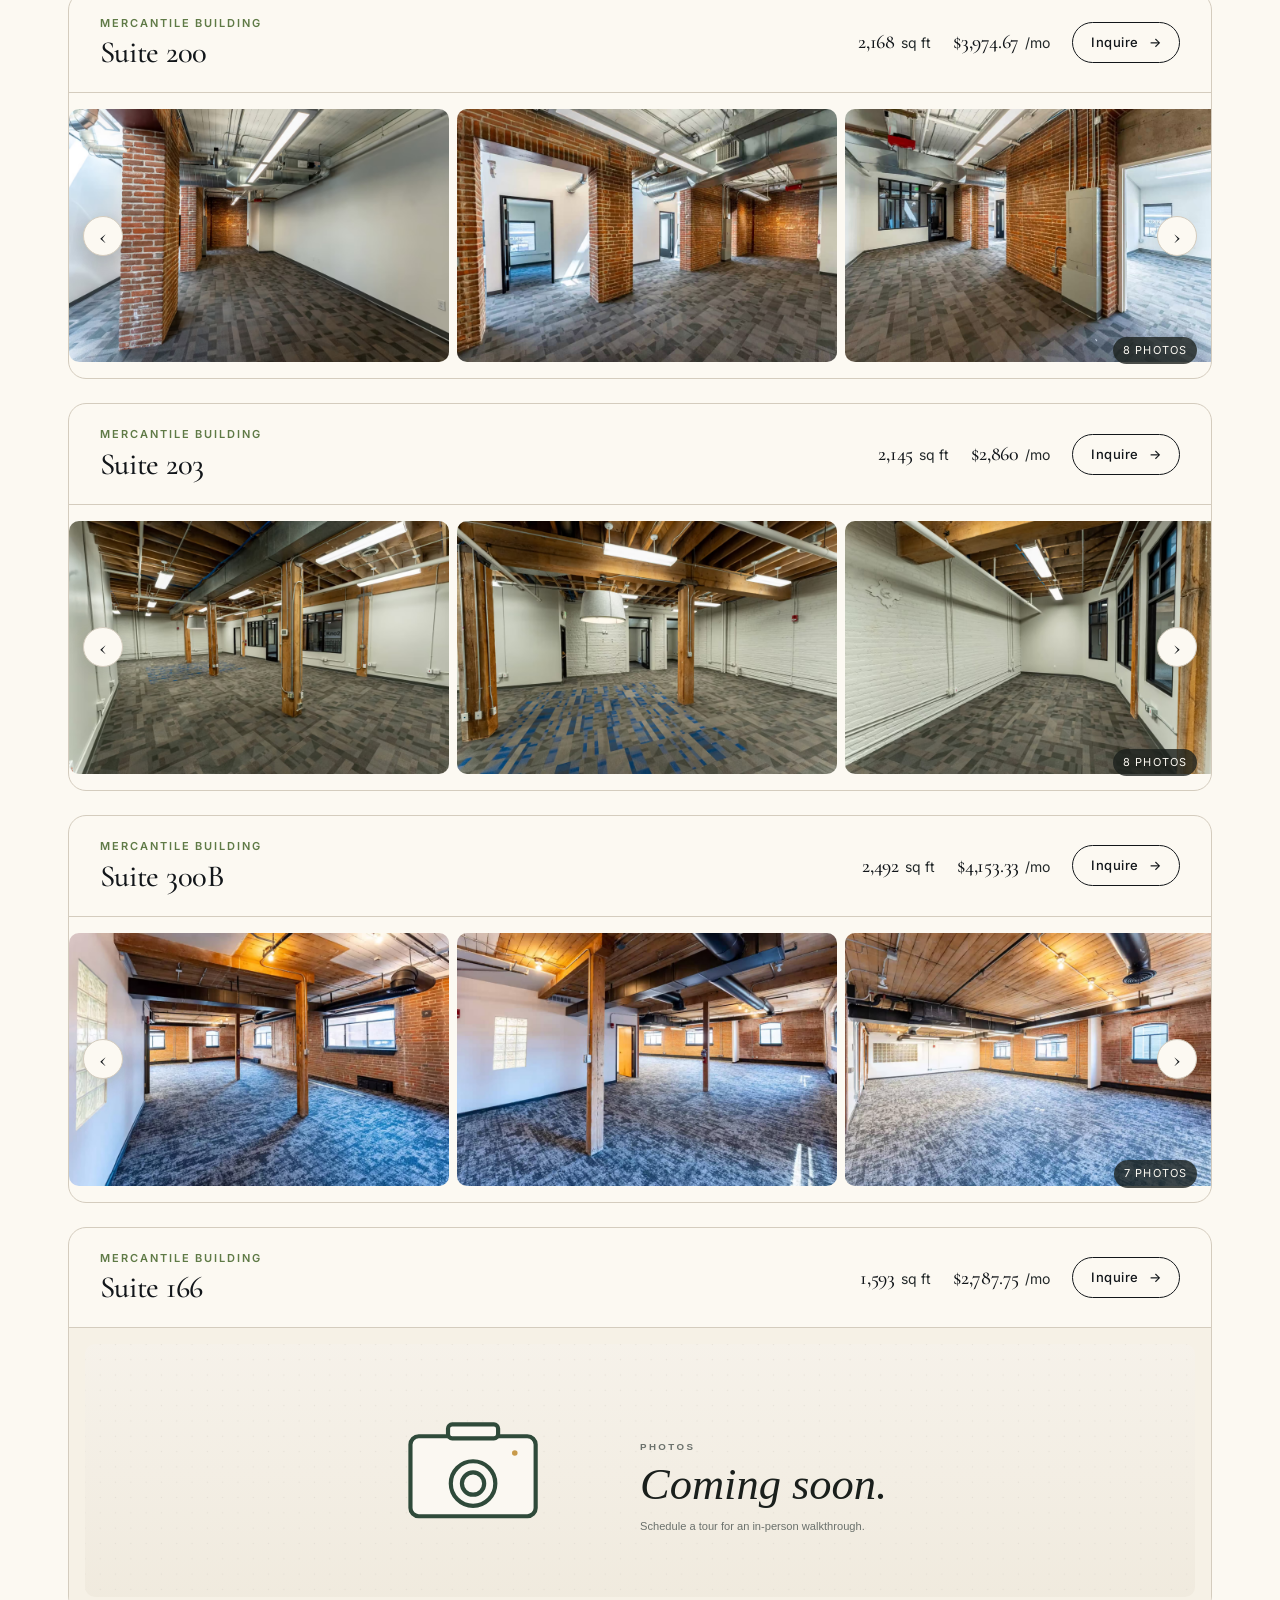
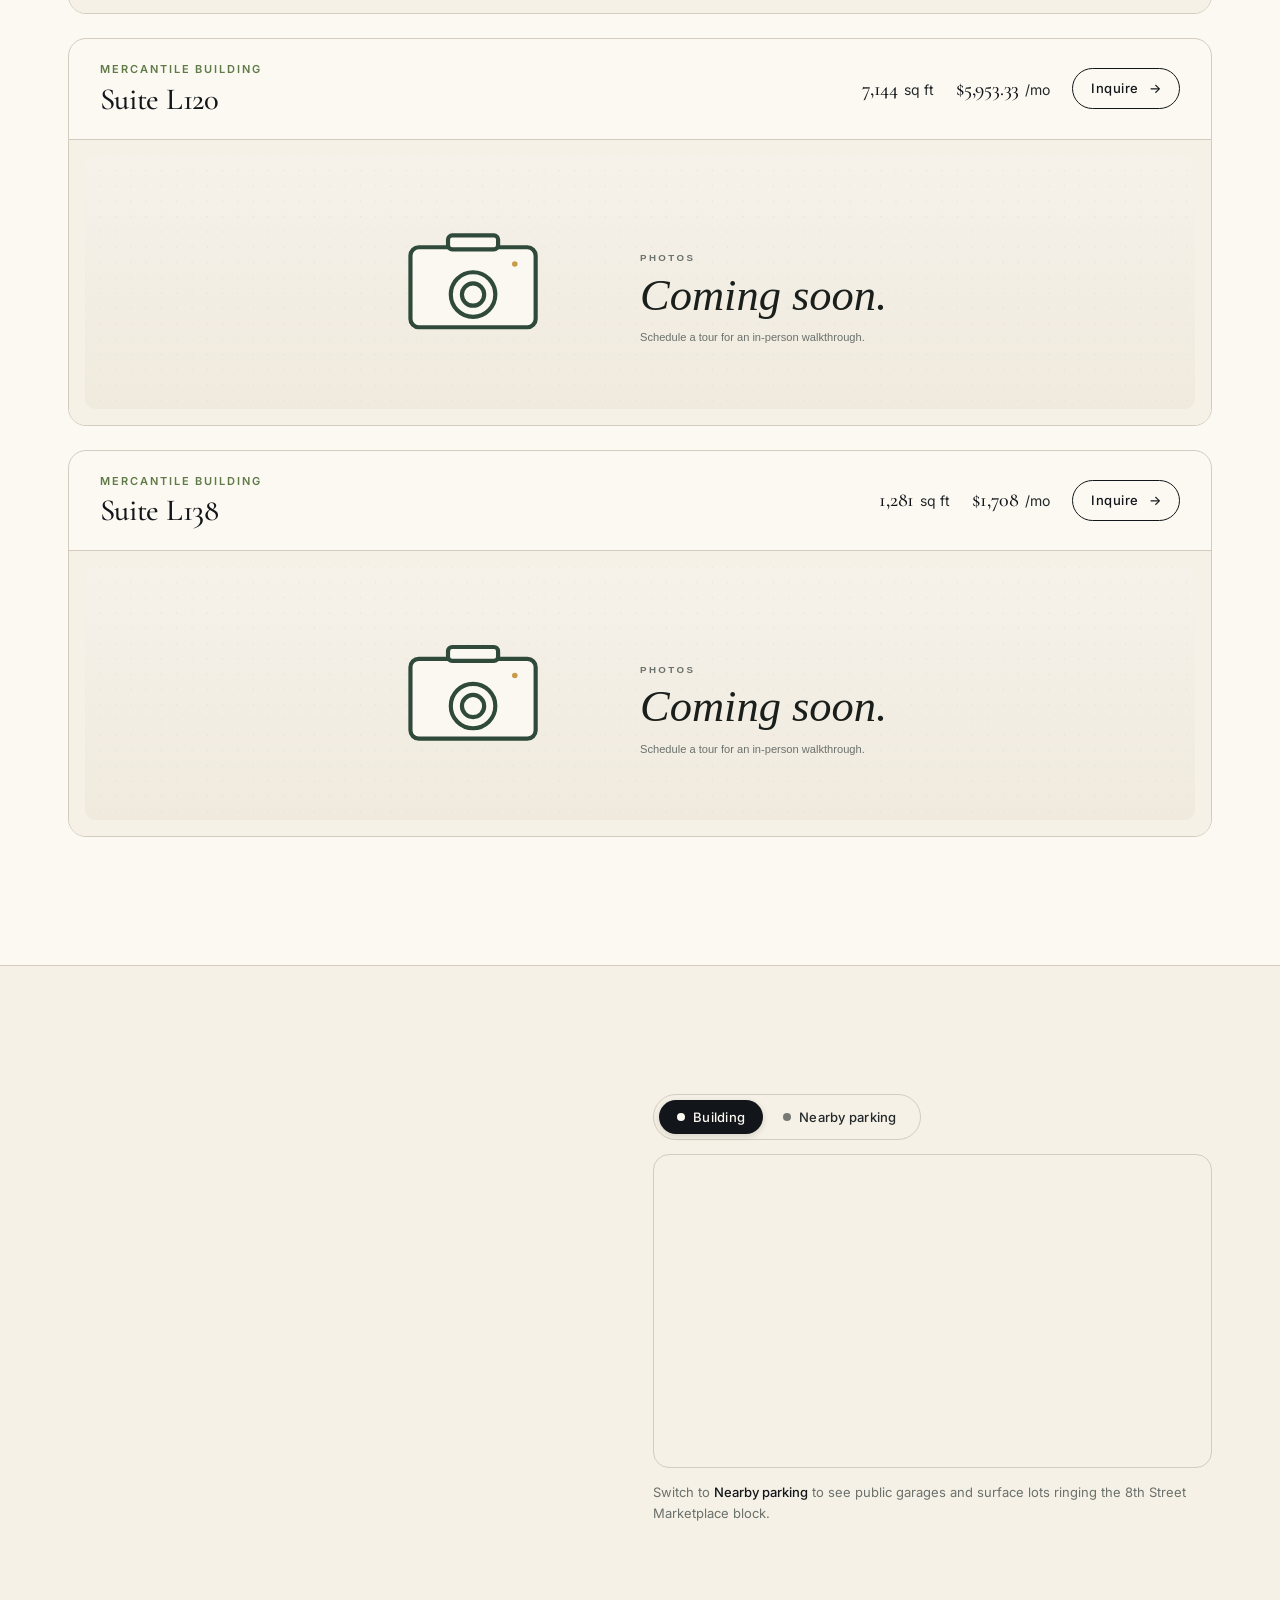
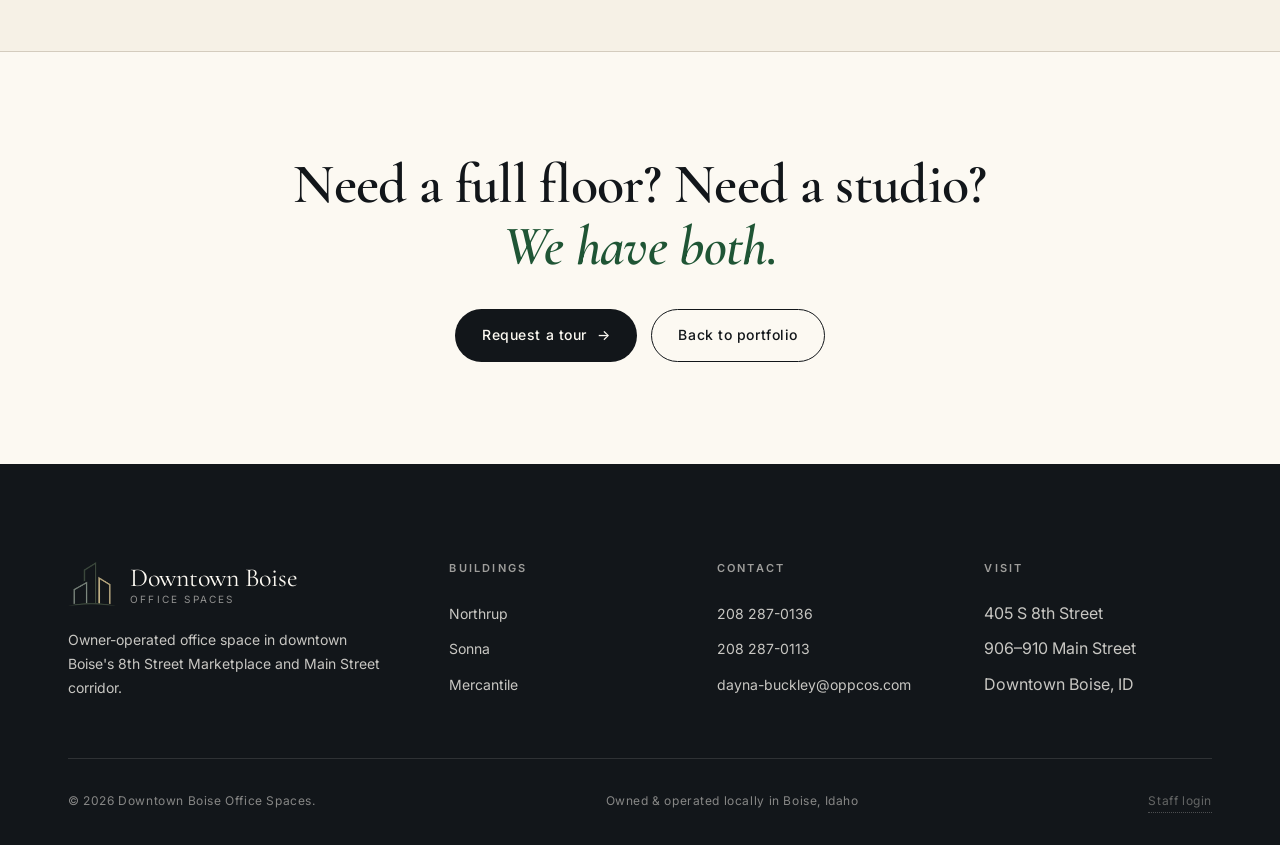
<file: mercantile.html>
<!doctype html>
<html lang="en">
<head>
<meta charset="utf-8" />
<meta name="viewport" content="width=device-width, initial-scale=1" />
<!-- Google Tag Manager -->
<script>(function(w,d,s,l,i){w[l]=w[l]||[];w[l].push({'gtm.start':
new Date().getTime(),event:'gtm.js'});var f=d.getElementsByTagName(s)[0],
j=d.createElement(s),dl=l!='dataLayer'?'&l='+l:'';j.async=true;j.src=
'https://www.googletagmanager.com/gtm.js?id='+i+dl;f.parentNode.insertBefore(j,f);
})(window,document,'script','dataLayer','GTM-NM59DJMZ');</script>
<!-- End Google Tag Manager -->
<title>Mercantile Building — 404 S 8th Street, Downtown Boise</title>
<meta name="description" content="Lease office or retail space in the Mercantile Building at the 8th Street Marketplace — 75,031 sf, six suites available from 1,281 to 7,144 sq ft." />
<link rel="preconnect" href="https://fonts.googleapis.com" />
<link rel="preconnect" href="https://fonts.gstatic.com" crossorigin />
<link href="https://fonts.googleapis.com/css2?family=Cormorant+Garamond:ital,wght@0,500;0,600;0,700;1,500;1,600&family=Inter:wght@400;500;600;700&display=swap" rel="stylesheet" />
<link rel="stylesheet" href="styles.css" />
<link rel="icon" type="image/png" href="Brand%20Assets/Icon.png" />
<link rel="apple-touch-icon" href="Brand%20Assets/Icon.png" />
</head>
<body>
<!-- Google Tag Manager (noscript) -->
<noscript><iframe src="https://www.googletagmanager.com/ns.html?id=GTM-NM59DJMZ"
height="0" width="0" style="display:none;visibility:hidden"></iframe></noscript>
<!-- End Google Tag Manager (noscript) -->

<header class="nav" id="nav">
  <div class="container nav-inner">
    <a class="brand" href="index.html"><img class="brand-icon" src="Brand%20Assets/Icon.png" alt="" /><span class="brand-text">Downtown Boise<small>Office Spaces</small></span></a>
    <nav><ul class="nav-links">
      <li><a href="index.html">Home</a></li>
      <li><a href="northrup.html">Northrup</a></li>
      <li><a href="sonna.html">Sonna</a></li>
      <li><a href="mercantile.html" class="active">Mercantile</a></li>
    </ul></nav>
    <a class="nav-cta" href="contact.html">Tour a space</a>
    <button class="nav-toggle" aria-label="Toggle menu" id="navToggle"><span></span></button>
  </div>
</header>

<section class="building-hero">
  <div class="building-hero-bg" style="background-image: url('Brand%20Assets/Mercantile/Hero%20Mercantile.jpg');" aria-hidden="true"></div>
  <div class="container">
    <p class="crumb reveal">Portfolio · 8th Street Marketplace</p>
    <h1 class="reveal delay-1">The Mercantile <em>Building.</em></h1>
    <p class="sub reveal delay-2">A 75,031 sq ft mixed-use building at the heart of BODO — neighbors include Naturally, Stack Rock Group, and Ink Spa. Six suites open now, from a 1,281 sq ft studio to a 7,144 sq ft full floor.</p>
    <div class="specs reveal delay-3">
      <div><div class="spec-label">Address</div><div class="spec-value">404 S 8th</div></div>
      <div><div class="spec-label">Total size</div><div class="spec-value">75,031 sf</div></div>
      <div><div class="spec-label">Lease type</div><div class="spec-value">FSEJ</div></div>
      <div><div class="spec-label">Available</div><div class="spec-value">6 suites</div></div>
    </div>
  </div>
</section>


<!-- Story -->
<section style="padding-top:32px;">
  <div class="container">
    <div class="feature">
      <div class="feature-img reveal">
        <img src="Brand%20Assets/Mercantile/Suite%20203/DowntownBoiseOffices-50-1536x1024.avif" alt="Office detail inside the Mercantile Building" />
      </div>
      <div class="feature-copy reveal delay-1">
        <p class="eyebrow">About the building</p>
        <h2>Office or retail — built to take the shape of your team.</h2>
        <p>The Mercantile flexes between office and retail uses, with a roster of open collaborative or sales areas, private offices, and back-of-house space. Common-area restrooms and elevator access throughout; metered street parking plus nearby public garages.</p>
        <ul class="amenities">
          <li>Open work or sales areas</li>
          <li>Private offices</li>
          <li>Flexible back-of-house</li>
          <li>Common-area restrooms</li>
          <li>Elevator access</li>
          <li>Negotiable TI allowance</li>
        </ul>
        <h4 style="margin-top:32px; font-family:var(--font-body); font-size:11px; letter-spacing:.18em; text-transform:uppercase; color:var(--muted); font-weight:600;">Neighbors</h4>
        <div class="cotenants" style="margin-top:10px;">
          <span>Naturally</span>
          <span>Stack Rock Group</span>
          <span>Ink Spa</span>
        </div>
      </div>
    </div>
  </div>
</section>

<!-- Building Scorecard -->
<section id="scorecard" class="scorecard-section" aria-labelledby="scoreHeading">
  <div class="container">
    <header class="section-head">
      <div class="reveal">
        <p class="eyebrow">How this address scores</p>
        <h2 id="scoreHeading" class="section-title">A quick read on<br><em>walkability &amp; parking.</em></h2>
      </div>
      <p class="lede reveal delay-1">Scored 1–10 across the portfolio for the things tenants actually use — coffee, lunch, banks, parking, the things that make a downtown address worth the rent.</p>
    </header>
    <div class="scorecard reveal delay-1" data-building-scorecard data-building-id="mercantile"></div>
  </div>
</section>

<!-- Suite galleries -->
<section>
  <div class="container">
    <header class="section-head">
      <div class="reveal">
        <p class="eyebrow">Available now · with photos</p>
        <h2 class="section-title">Walk every suite<br><em>before you book the tour.</em></h2>
      </div>
      <p class="lede reveal delay-1">Photographed suites lead off below, followed by the rest of the Mercantile inventory. Suites without photos yet are still available — schedule a tour for an in-person walkthrough.</p>
    </header>
    <div class="suite-galleries reveal" data-suite-galleries data-building="Mercantile"></div>
  </div>
</section>

<!-- Map + contacts -->
<section style="background:var(--paper); border-top:1px solid var(--line); border-bottom:1px solid var(--line);">
  <div class="container">
    <div class="contact-wrap">
      <div class="contact-info">
        <p class="eyebrow reveal">Find us</p>
        <h2 class="reveal delay-1">404 South 8th Street<br><em>Boise, Idaho.</em></h2>
        <p class="reveal delay-2">Across the marketplace from the Northrup, two blocks from the Capitol, on the Boise Greenbelt side of downtown.</p>
        <div class="contact-list-block reveal delay-3">
          <h4>Leasing</h4>
          <p>DaYna Buckley · <a href="tel:+12082870136">208 287-0136</a></p>
          <p>Coby Barlow · <a href="tel:+12082870113">208 287-0113</a></p>
        </div>
      </div>
      <div class="map-module reveal delay-1" data-map-module>
        <div class="map-tabs" role="tablist" aria-label="Map view">
          <button type="button" class="map-tab active" data-map-tab="location" role="tab" aria-selected="true"><span class="dot"></span>Building</button>
          <button type="button" class="map-tab" data-map-tab="parking" role="tab" aria-selected="false"><span class="dot"></span>Nearby parking</button>
        </div>
        <div class="map-wrap">
          <iframe data-map-frame loading="lazy" title="Map of 404 S 8th Street, Boise"
            data-src-location="https://www.google.com/maps?q=404+S+8th+St,+Boise,+ID&output=embed&z=17"
            data-src-parking="https://www.google.com/maps?q=parking+near+404+S+8th+St,+Boise,+ID&output=embed&z=16"
            src="https://www.google.com/maps?q=404+S+8th+St,+Boise,+ID&output=embed&z=17"></iframe>
        </div>
        <p class="map-caption">Switch to <strong>Nearby parking</strong> to see public garages and surface lots ringing the 8th Street Marketplace block.</p>
      </div>
    </div>
  </div>
</section>

<section style="padding:clamp(64px,8vw,110px) 0;">
  <div class="container" style="text-align:center;">
    <h2 class="section-title reveal" style="margin:0 auto;">Need a full floor? Need a studio?<br><em>We have both.</em></h2>
    <div class="reveal delay-1" style="margin-top:32px; display:flex; gap:14px; justify-content:center; flex-wrap:wrap;">
      <a class="btn btn-primary" href="contact.html?building=Mercantile">Request a tour <span class="arrow">→</span></a>
      <a class="btn btn-ghost" href="index.html">Back to portfolio</a>
    </div>
  </div>
</section>

<footer class="footer">
  <div class="container">
    <div class="footer-grid">
      <div class="footer-brand">
        <a class="brand" href="index.html" aria-label="Downtown Boise Office Spaces — home">
          <img class="brand-icon" src="Brand%20Assets/Icon.png" alt="" />
          <span class="brand-text">Downtown Boise<small>Office Spaces</small></span>
        </a>
        <p>Owner-operated office space in downtown Boise's 8th Street Marketplace and Main Street corridor.</p>
      </div>
      <div><h5>Buildings</h5><ul>
        <li><a href="northrup.html">Northrup</a></li>
        <li><a href="sonna.html">Sonna</a></li>
        <li><a href="mercantile.html">Mercantile</a></li>
      </ul></div>
      <div><h5>Contact</h5><ul>
        <li><a href="tel:+12082870136">208 287-0136</a></li>
        <li><a href="tel:+12082870113">208 287-0113</a></li>
        <li><a href="mailto:dayna-buckley@oppcos.com">dayna-buckley@oppcos.com</a></li>
      </ul></div>
      <div><h5>Visit</h5><ul>
        <li>405 S 8th Street</li>
        <li>906–910 Main Street</li>
        <li>Downtown Boise, ID</li>
      </ul></div>
    </div>
    <div class="footer-bottom">
      <span>© <span id="year"></span> Downtown Boise Office Spaces.</span>
      <span>Owned &amp; operated locally in Boise, Idaho</span>
      <a class="footer-admin-link" href="https://oppenheimer.adprompt-ai.workers.dev/admin/" target="_blank" rel="noopener">Staff login</a>
    </div>
  </div>
</footer>

<script src="script.js"></script>
</body>
</html>
</file>
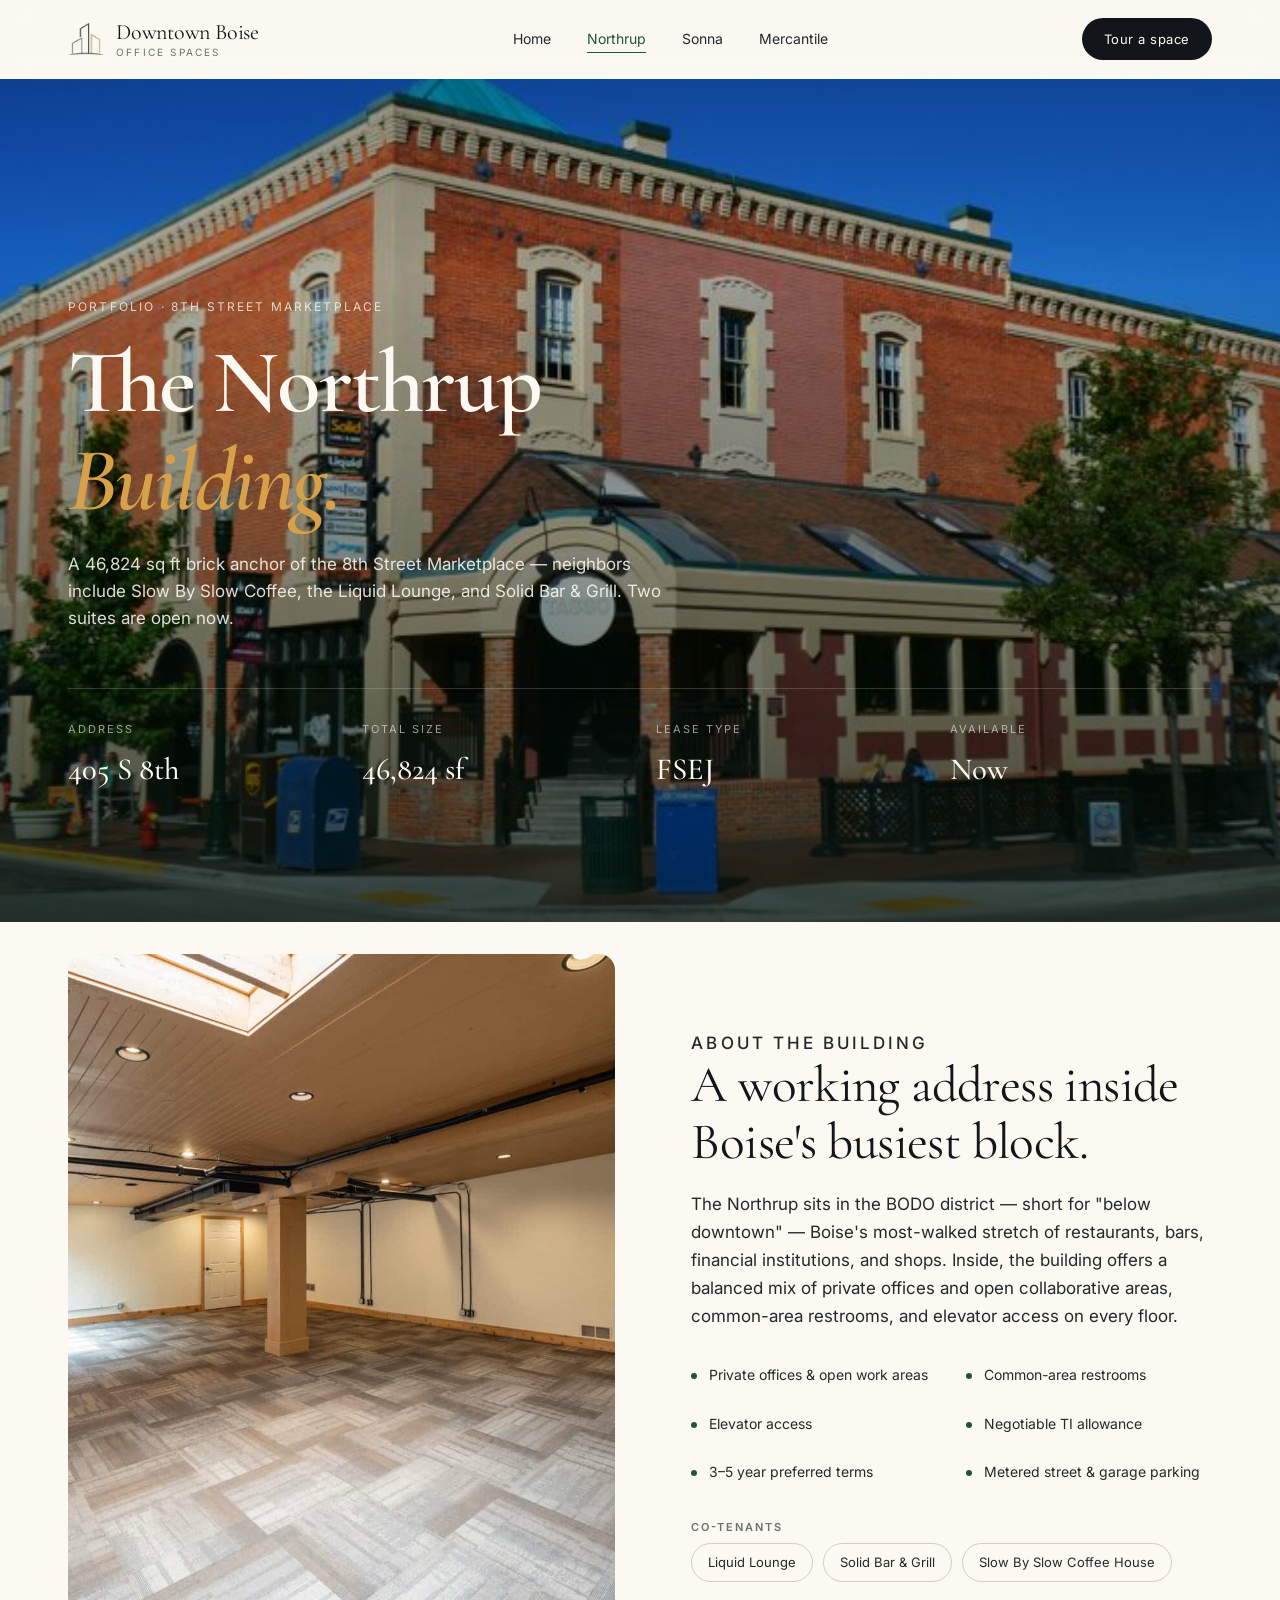
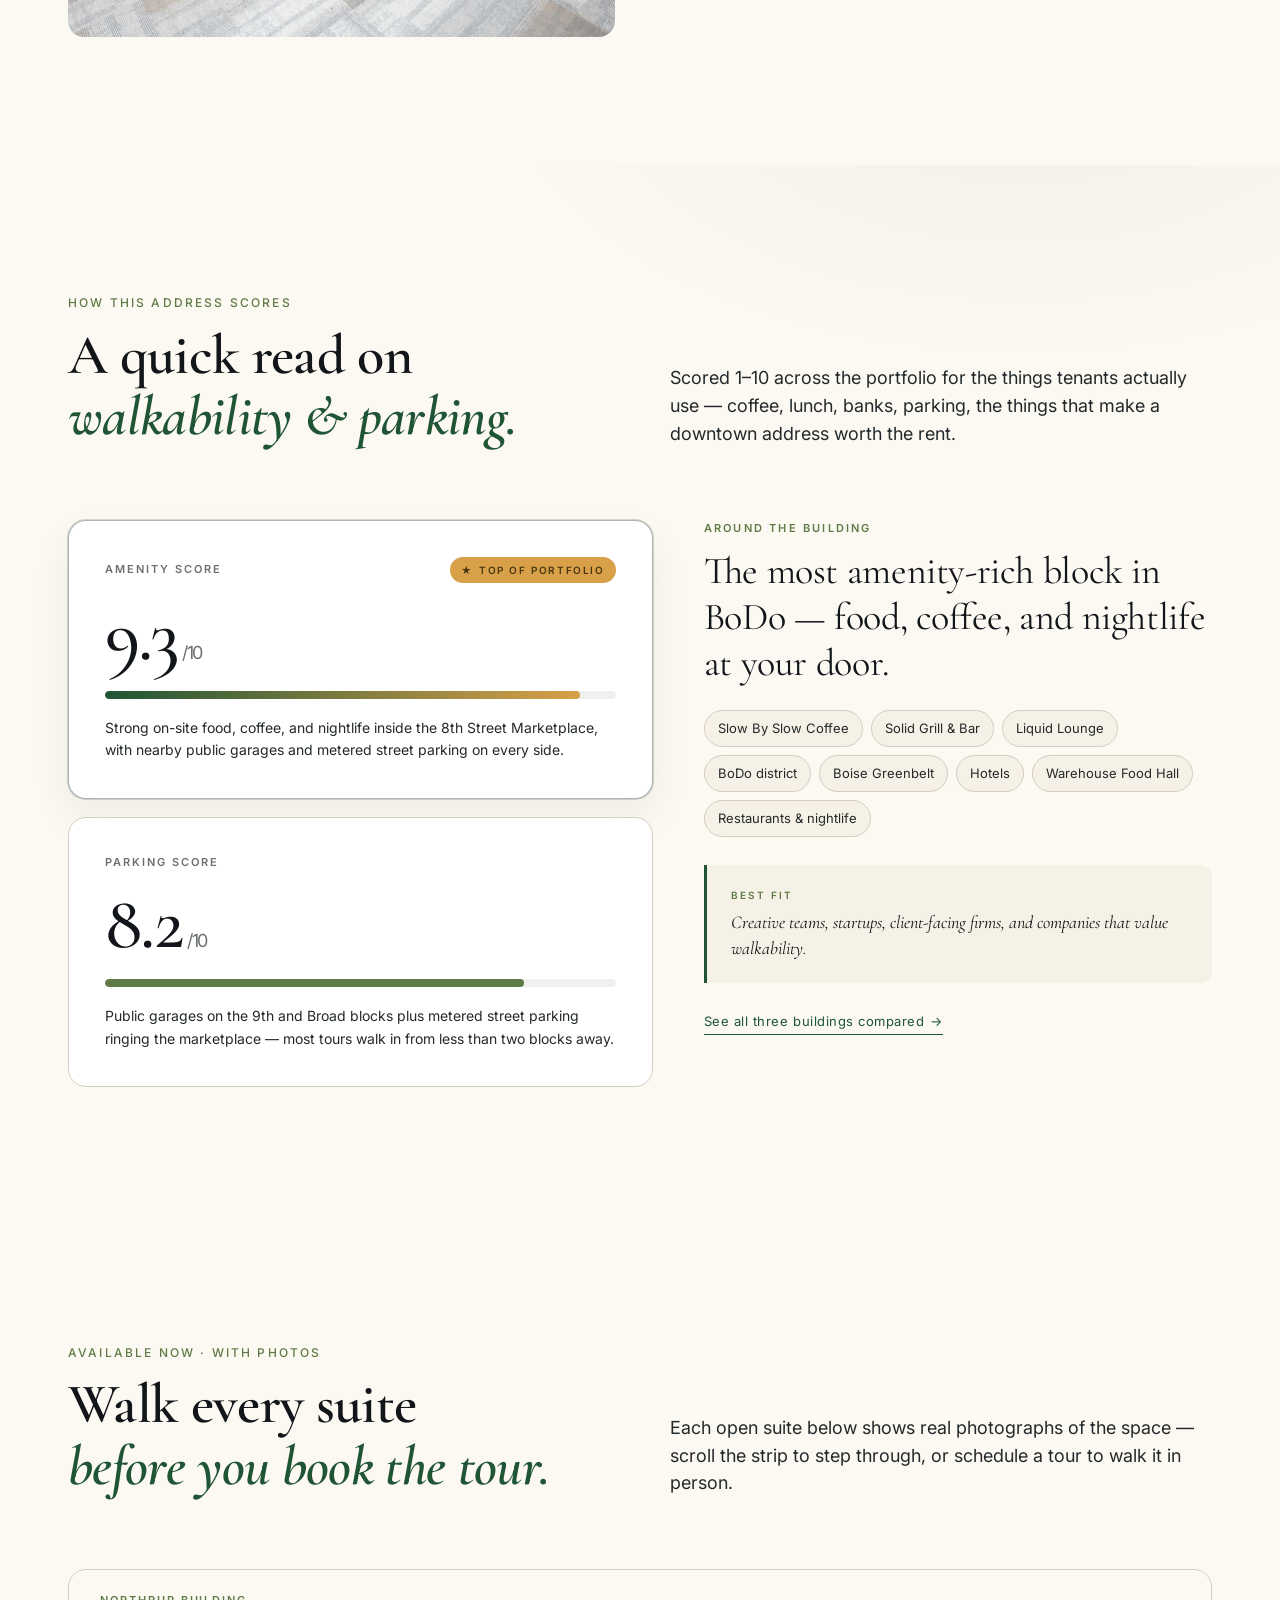
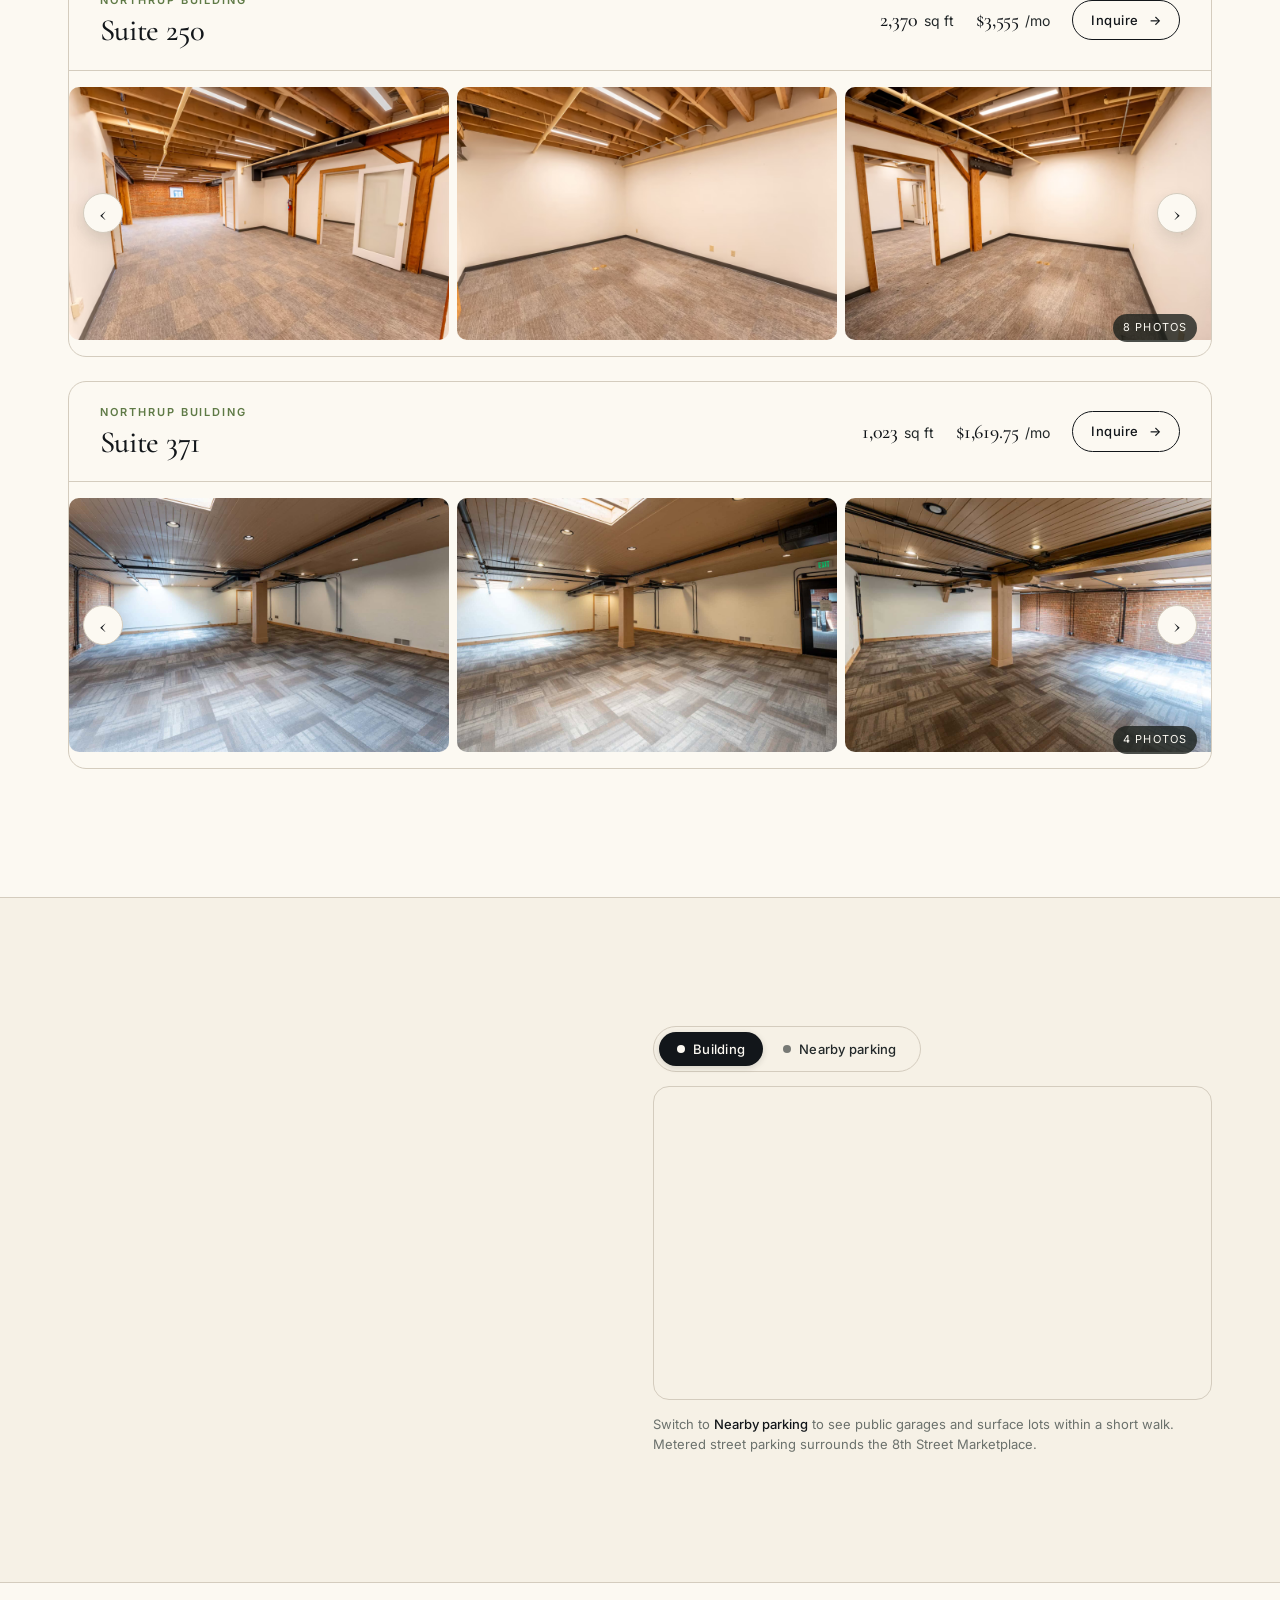
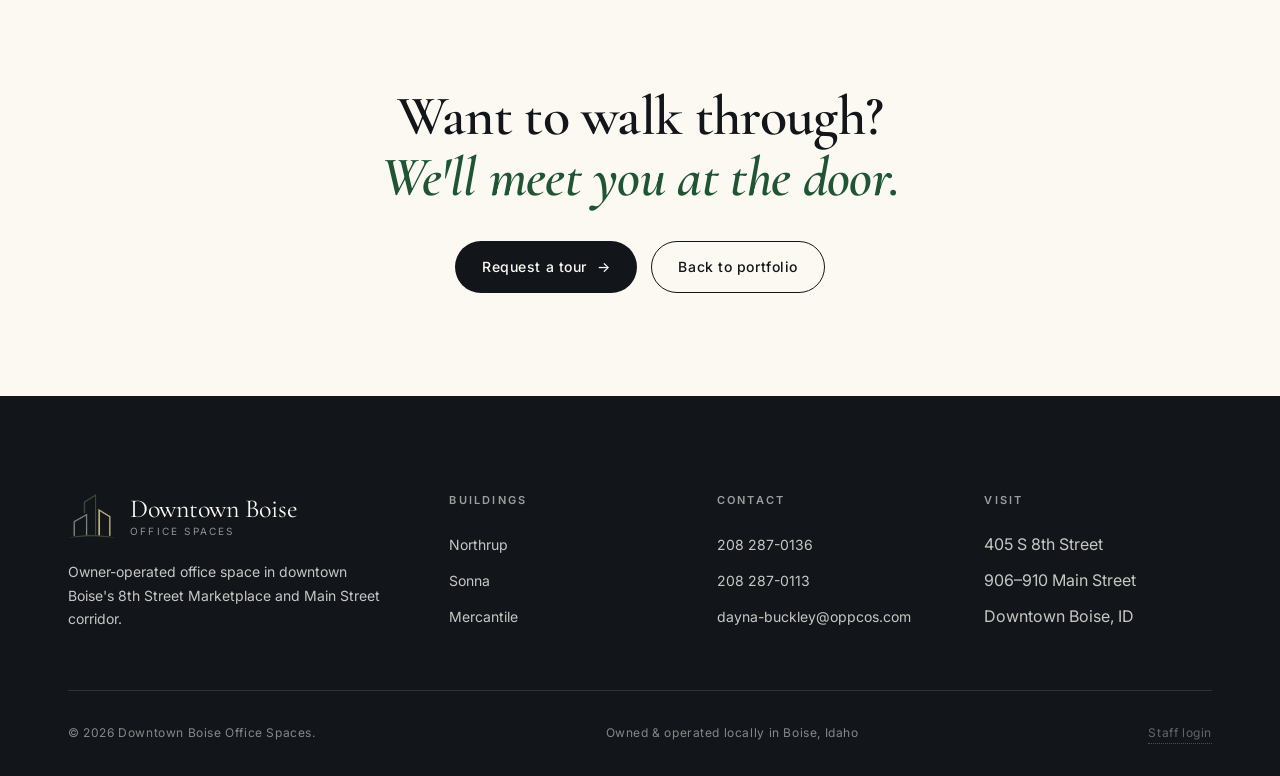
<file: northrup.html>
<!doctype html>
<html lang="en">
<head>
<meta charset="utf-8" />
<meta name="viewport" content="width=device-width, initial-scale=1" />
<!-- Google Tag Manager -->
<script>(function(w,d,s,l,i){w[l]=w[l]||[];w[l].push({'gtm.start':
new Date().getTime(),event:'gtm.js'});var f=d.getElementsByTagName(s)[0],
j=d.createElement(s),dl=l!='dataLayer'?'&l='+l:'';j.async=true;j.src=
'https://www.googletagmanager.com/gtm.js?id='+i+dl;f.parentNode.insertBefore(j,f);
})(window,document,'script','dataLayer','GTM-NM59DJMZ');</script>
<!-- End Google Tag Manager -->
<title>Northrup Building — 405 S 8th Street, Downtown Boise</title>
<meta name="description" content="Lease office suites in the Northrup Building at the 8th Street Marketplace — 46,824 sf, two suites available from 1,023 to 2,370 sq ft." />
<link rel="preconnect" href="https://fonts.googleapis.com" />
<link rel="preconnect" href="https://fonts.gstatic.com" crossorigin />
<link href="https://fonts.googleapis.com/css2?family=Cormorant+Garamond:ital,wght@0,500;0,600;0,700;1,500;1,600&family=Inter:wght@400;500;600;700&display=swap" rel="stylesheet" />
<link rel="stylesheet" href="styles.css" />
<link rel="icon" type="image/png" href="Brand%20Assets/Icon.png" />
<link rel="apple-touch-icon" href="Brand%20Assets/Icon.png" />
</head>
<body>
<!-- Google Tag Manager (noscript) -->
<noscript><iframe src="https://www.googletagmanager.com/ns.html?id=GTM-NM59DJMZ"
height="0" width="0" style="display:none;visibility:hidden"></iframe></noscript>
<!-- End Google Tag Manager (noscript) -->

<header class="nav" id="nav">
  <div class="container nav-inner">
    <a class="brand" href="index.html"><img class="brand-icon" src="Brand%20Assets/Icon.png" alt="" /><span class="brand-text">Downtown Boise<small>Office Spaces</small></span></a>
    <nav><ul class="nav-links">
      <li><a href="index.html">Home</a></li>
      <li><a href="northrup.html" class="active">Northrup</a></li>
      <li><a href="sonna.html">Sonna</a></li>
      <li><a href="mercantile.html">Mercantile</a></li>
    </ul></nav>
    <a class="nav-cta" href="contact.html">Tour a space</a>
    <button class="nav-toggle" aria-label="Toggle menu" id="navToggle"><span></span></button>
  </div>
</header>

<section class="building-hero">
  <div class="building-hero-bg" style="background-image: url('Brand%20Assets/Northrup/Hero%20Northrup.jpg');" aria-hidden="true"></div>
  <div class="container">
    <p class="crumb reveal">Portfolio · 8th Street Marketplace</p>
    <h1 class="reveal delay-1">The Northrup <em>Building.</em></h1>
    <p class="sub reveal delay-2">A 46,824 sq ft brick anchor of the 8th Street Marketplace — neighbors include Slow By Slow Coffee, the Liquid Lounge, and Solid Bar &amp; Grill. Two suites are open now.</p>
    <div class="specs reveal delay-3">
      <div><div class="spec-label">Address</div><div class="spec-value">405 S 8th</div></div>
      <div><div class="spec-label">Total size</div><div class="spec-value">46,824 sf</div></div>
      <div><div class="spec-label">Lease type</div><div class="spec-value">FSEJ</div></div>
      <div><div class="spec-label">Available</div><div class="spec-value">Now</div></div>
    </div>
  </div>
</section>


<!-- Story -->
<section style="padding-top:32px;">
  <div class="container">
    <div class="feature">
      <div class="feature-img reveal">
        <img src="Brand%20Assets/Northrup/Suite%20371/250721_8thStreetMarketplace-71-1536x1062.jpg" alt="Office detail inside the Northrup Building" />
      </div>
      <div class="feature-copy reveal delay-1">
        <p class="eyebrow">About the building</p>
        <h2>A working address inside Boise's busiest block.</h2>
        <p>The Northrup sits in the BODO district — short for "below downtown" — Boise's most-walked stretch of restaurants, bars, financial institutions, and shops. Inside, the building offers a balanced mix of private offices and open collaborative areas, common-area restrooms, and elevator access on every floor.</p>
        <ul class="amenities">
          <li>Private offices &amp; open work areas</li>
          <li>Common-area restrooms</li>
          <li>Elevator access</li>
          <li>Negotiable TI allowance</li>
          <li>3–5 year preferred terms</li>
          <li>Metered street &amp; garage parking</li>
        </ul>
        <h4 style="margin-top:32px; font-family:var(--font-body); font-size:11px; letter-spacing:.18em; text-transform:uppercase; color:var(--muted); font-weight:600;">Co-tenants</h4>
        <div class="cotenants" style="margin-top:10px;">
          <span>Liquid Lounge</span>
          <span>Solid Bar &amp; Grill</span>
          <span>Slow By Slow Coffee House</span>
        </div>
      </div>
    </div>
  </div>
</section>

<!-- Building Scorecard -->
<section id="scorecard" class="scorecard-section" aria-labelledby="scoreHeading">
  <div class="container">
    <header class="section-head">
      <div class="reveal">
        <p class="eyebrow">How this address scores</p>
        <h2 id="scoreHeading" class="section-title">A quick read on<br><em>walkability &amp; parking.</em></h2>
      </div>
      <p class="lede reveal delay-1">Scored 1–10 across the portfolio for the things tenants actually use — coffee, lunch, banks, parking, the things that make a downtown address worth the rent.</p>
    </header>
    <div class="scorecard reveal delay-1" data-building-scorecard data-building-id="northrup"></div>
  </div>
</section>

<!-- Suite galleries -->
<section>
  <div class="container">
    <header class="section-head">
      <div class="reveal">
        <p class="eyebrow">Available now · with photos</p>
        <h2 class="section-title">Walk every suite<br><em>before you book the tour.</em></h2>
      </div>
      <p class="lede reveal delay-1">Each open suite below shows real photographs of the space — scroll the strip to step through, or schedule a tour to walk it in person.</p>
    </header>
    <div class="suite-galleries reveal" data-suite-galleries data-building="Northrup"></div>
  </div>
</section>

<!-- Map + contacts -->
<section style="background:var(--paper); border-top:1px solid var(--line); border-bottom:1px solid var(--line);">
  <div class="container">
    <div class="contact-wrap">
      <div class="contact-info">
        <p class="eyebrow reveal">Find us</p>
        <h2 class="reveal delay-1">405 South 8th Street<br><em>Boise, Idaho.</em></h2>
        <p class="reveal delay-2">Two blocks from the Capitol, one block from the Boise Greenbelt, and surrounded by the city's best coffee and lunch.</p>
        <div class="contact-list-block reveal delay-3">
          <h4>Leasing</h4>
          <p>DaYna Buckley · <a href="tel:+12082870136">208 287-0136</a></p>
          <p>Coby Barlow · <a href="tel:+12082870113">208 287-0113</a></p>
        </div>
      </div>
      <div class="map-module reveal delay-1" data-map-module>
        <div class="map-tabs" role="tablist" aria-label="Map view">
          <button type="button" class="map-tab active" data-map-tab="location" role="tab" aria-selected="true"><span class="dot"></span>Building</button>
          <button type="button" class="map-tab" data-map-tab="parking" role="tab" aria-selected="false"><span class="dot"></span>Nearby parking</button>
        </div>
        <div class="map-wrap">
          <iframe data-map-frame loading="lazy" title="Map of 405 S 8th Street, Boise"
            data-src-location="https://www.google.com/maps?q=405+S+8th+St,+Boise,+ID&output=embed&z=17"
            data-src-parking="https://www.google.com/maps?q=parking+near+405+S+8th+St,+Boise,+ID&output=embed&z=16"
            src="https://www.google.com/maps?q=405+S+8th+St,+Boise,+ID&output=embed&z=17"></iframe>
        </div>
        <p class="map-caption">Switch to <strong>Nearby parking</strong> to see public garages and surface lots within a short walk. Metered street parking surrounds the 8th Street Marketplace.</p>
      </div>
    </div>
  </div>
</section>

<!-- CTA -->
<section style="padding:clamp(64px,8vw,110px) 0;">
  <div class="container" style="text-align:center;">
    <h2 class="section-title reveal" style="margin:0 auto;">Want to walk through?<br><em>We'll meet you at the door.</em></h2>
    <div class="reveal delay-1" style="margin-top:32px; display:flex; gap:14px; justify-content:center; flex-wrap:wrap;">
      <a class="btn btn-primary" href="contact.html?building=Northrup">Request a tour <span class="arrow">→</span></a>
      <a class="btn btn-ghost" href="index.html">Back to portfolio</a>
    </div>
  </div>
</section>

<footer class="footer">
  <div class="container">
    <div class="footer-grid">
      <div class="footer-brand">
        <a class="brand" href="index.html" aria-label="Downtown Boise Office Spaces — home">
          <img class="brand-icon" src="Brand%20Assets/Icon.png" alt="" />
          <span class="brand-text">Downtown Boise<small>Office Spaces</small></span>
        </a>
        <p>Owner-operated office space in downtown Boise's 8th Street Marketplace and Main Street corridor.</p>
      </div>
      <div><h5>Buildings</h5><ul>
        <li><a href="northrup.html">Northrup</a></li>
        <li><a href="sonna.html">Sonna</a></li>
        <li><a href="mercantile.html">Mercantile</a></li>
      </ul></div>
      <div><h5>Contact</h5><ul>
        <li><a href="tel:+12082870136">208 287-0136</a></li>
        <li><a href="tel:+12082870113">208 287-0113</a></li>
        <li><a href="mailto:dayna-buckley@oppcos.com">dayna-buckley@oppcos.com</a></li>
      </ul></div>
      <div><h5>Visit</h5><ul>
        <li>405 S 8th Street</li>
        <li>906–910 Main Street</li>
        <li>Downtown Boise, ID</li>
      </ul></div>
    </div>
    <div class="footer-bottom">
      <span>© <span id="year"></span> Downtown Boise Office Spaces.</span>
      <span>Owned &amp; operated locally in Boise, Idaho</span>
      <a class="footer-admin-link" href="https://oppenheimer.adprompt-ai.workers.dev/admin/" target="_blank" rel="noopener">Staff login</a>
    </div>
  </div>
</footer>

<script src="script.js"></script>
</body>
</html>
</file>
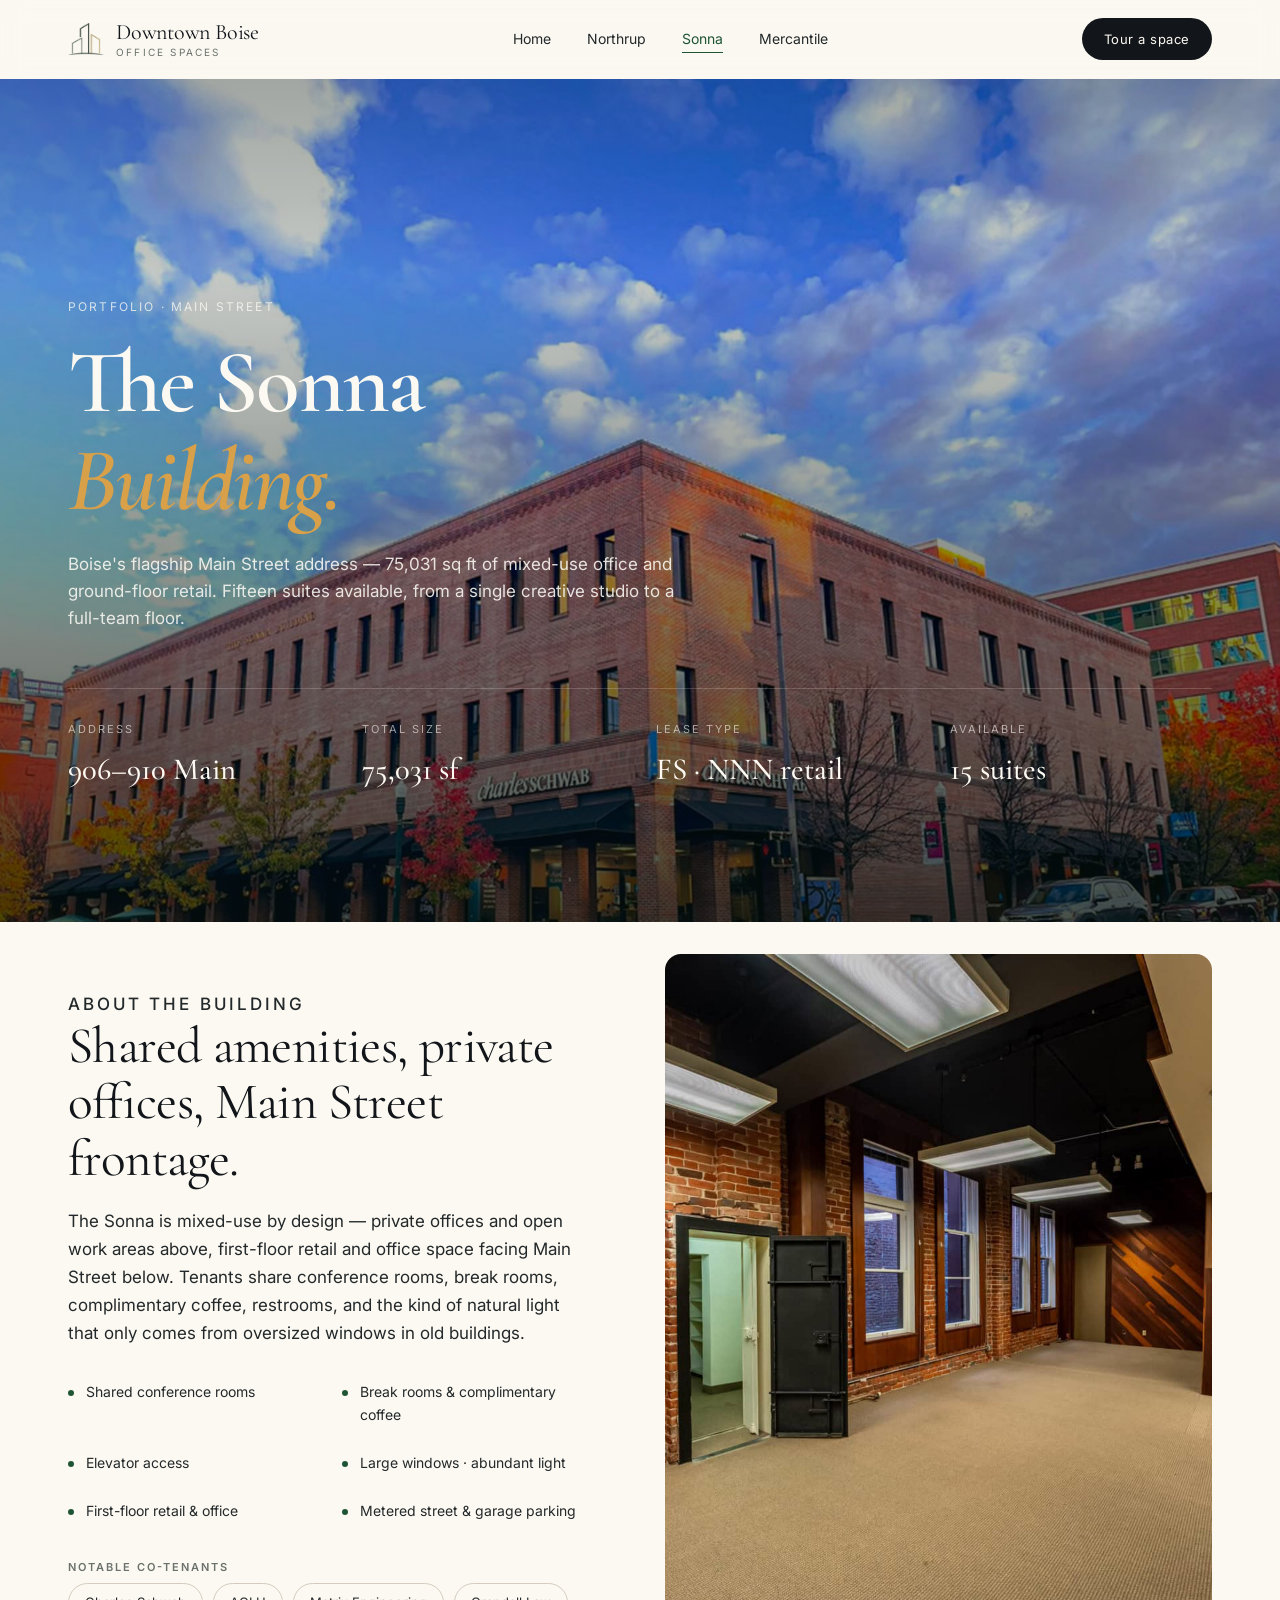
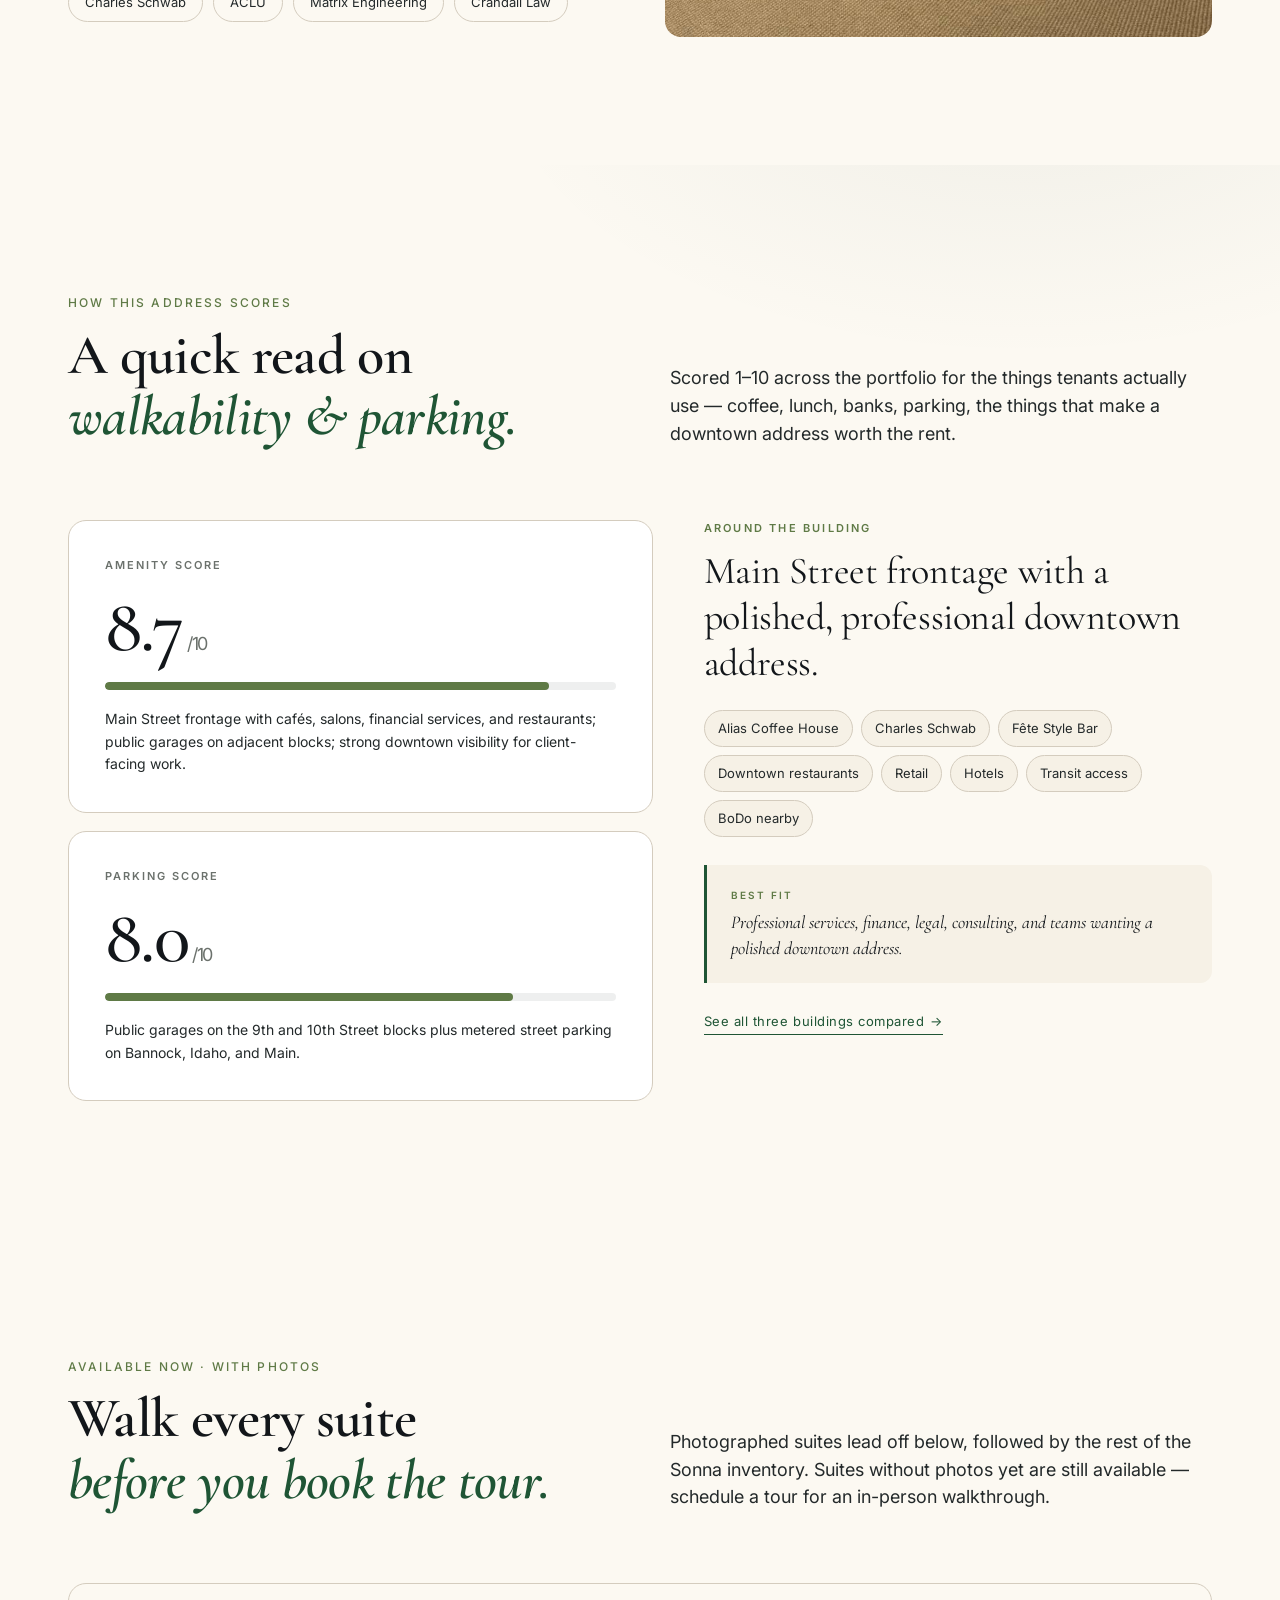
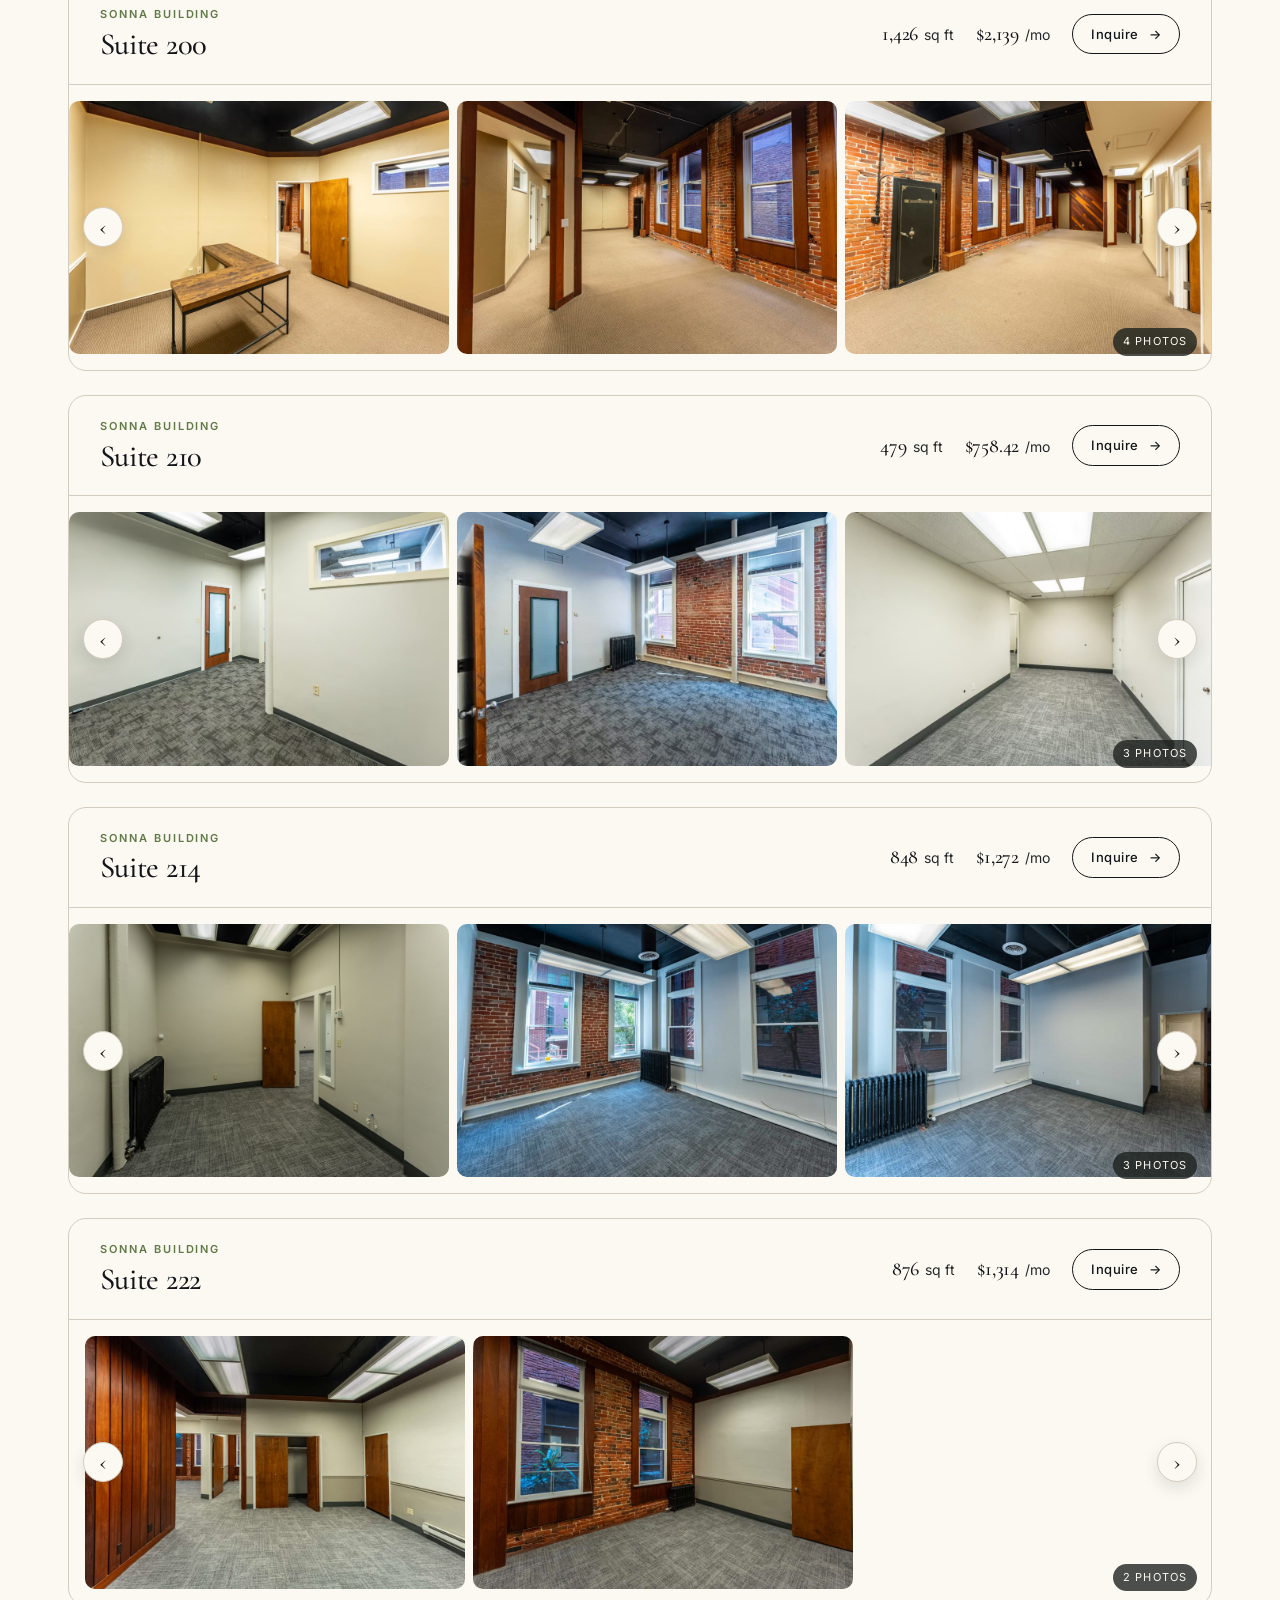
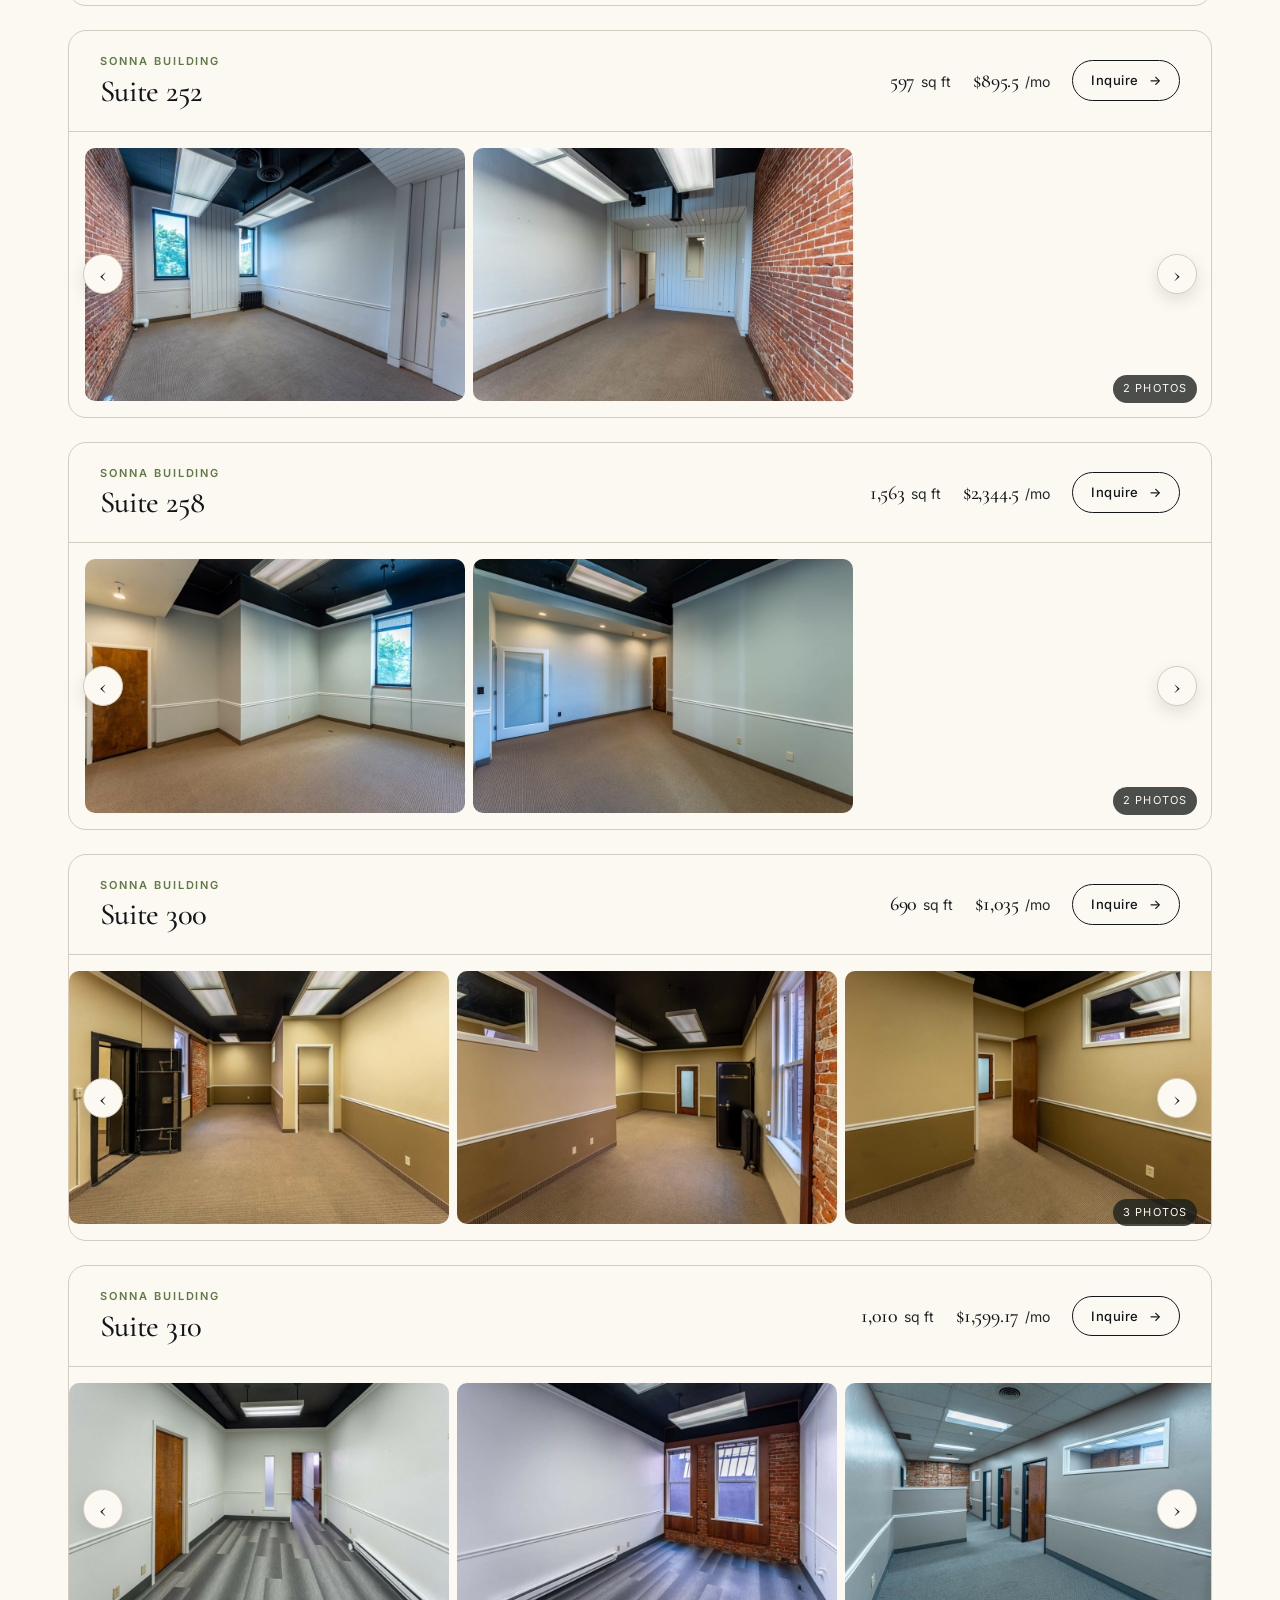
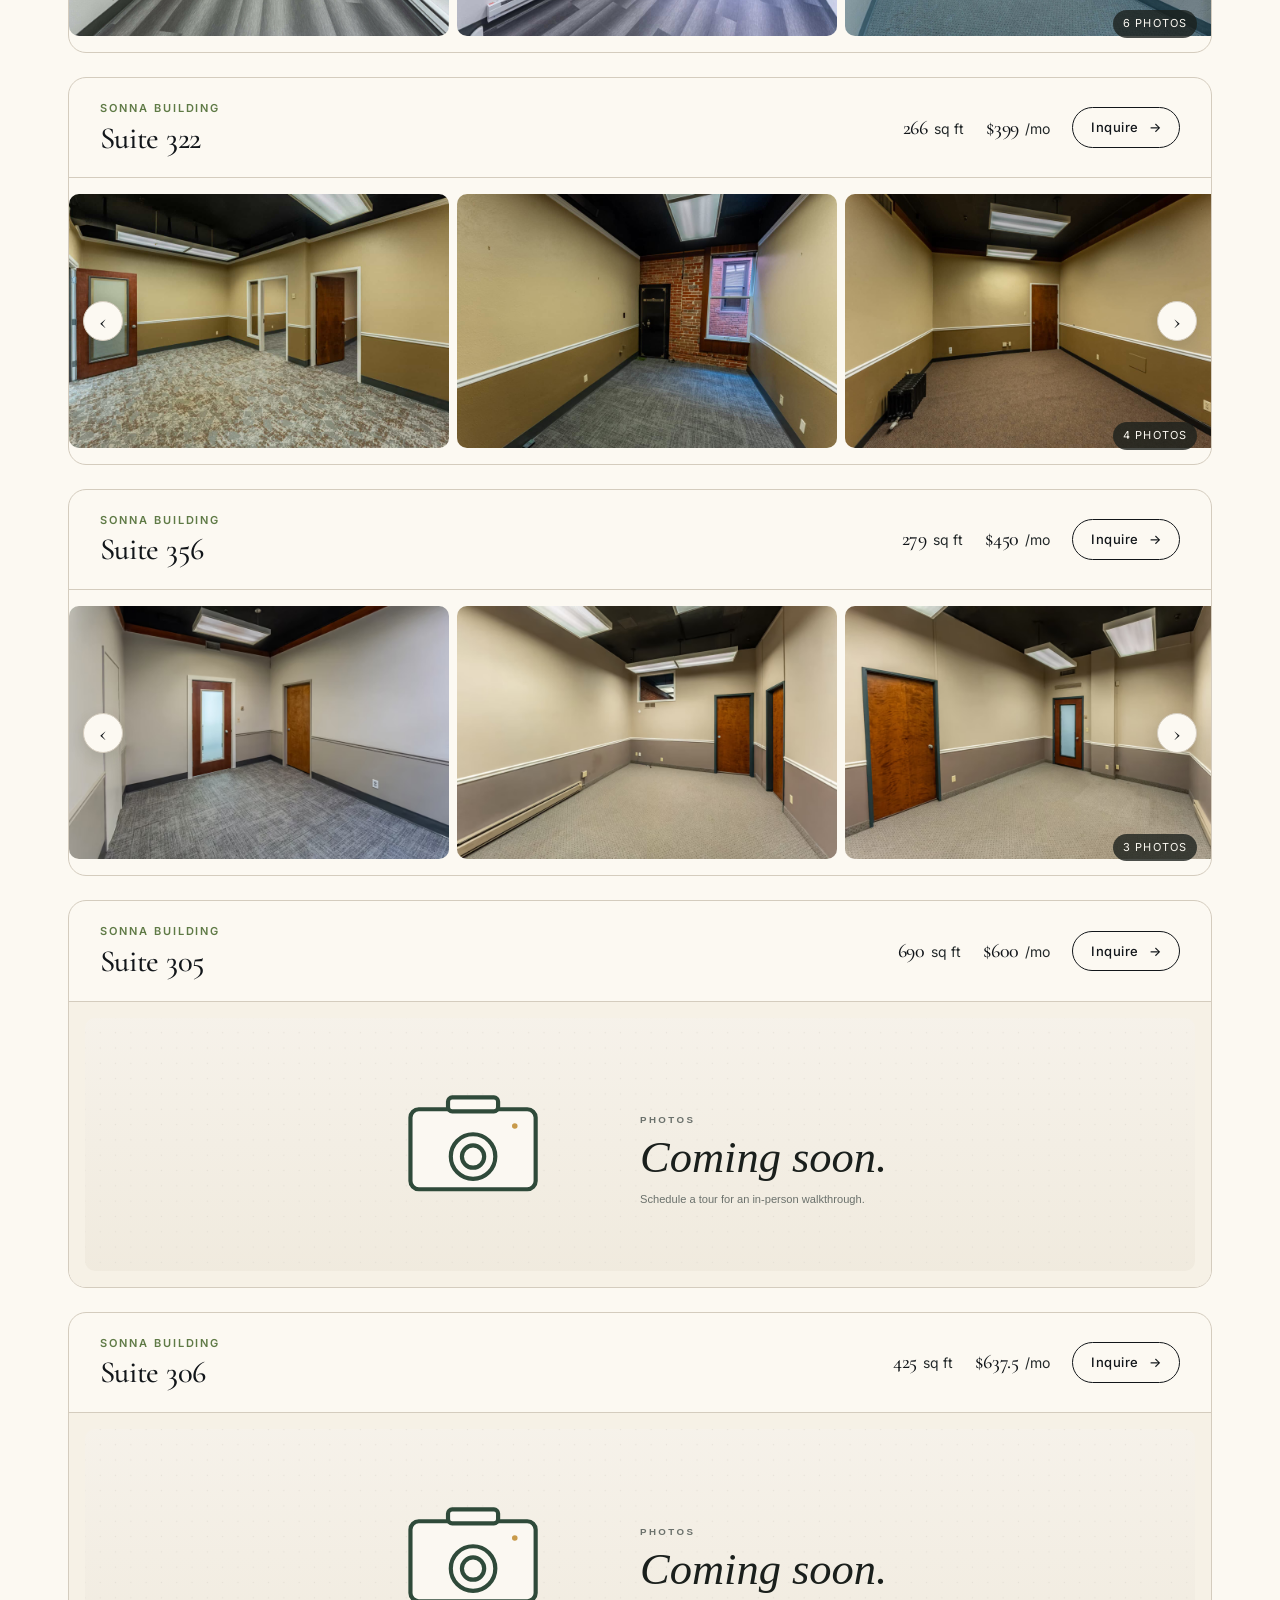
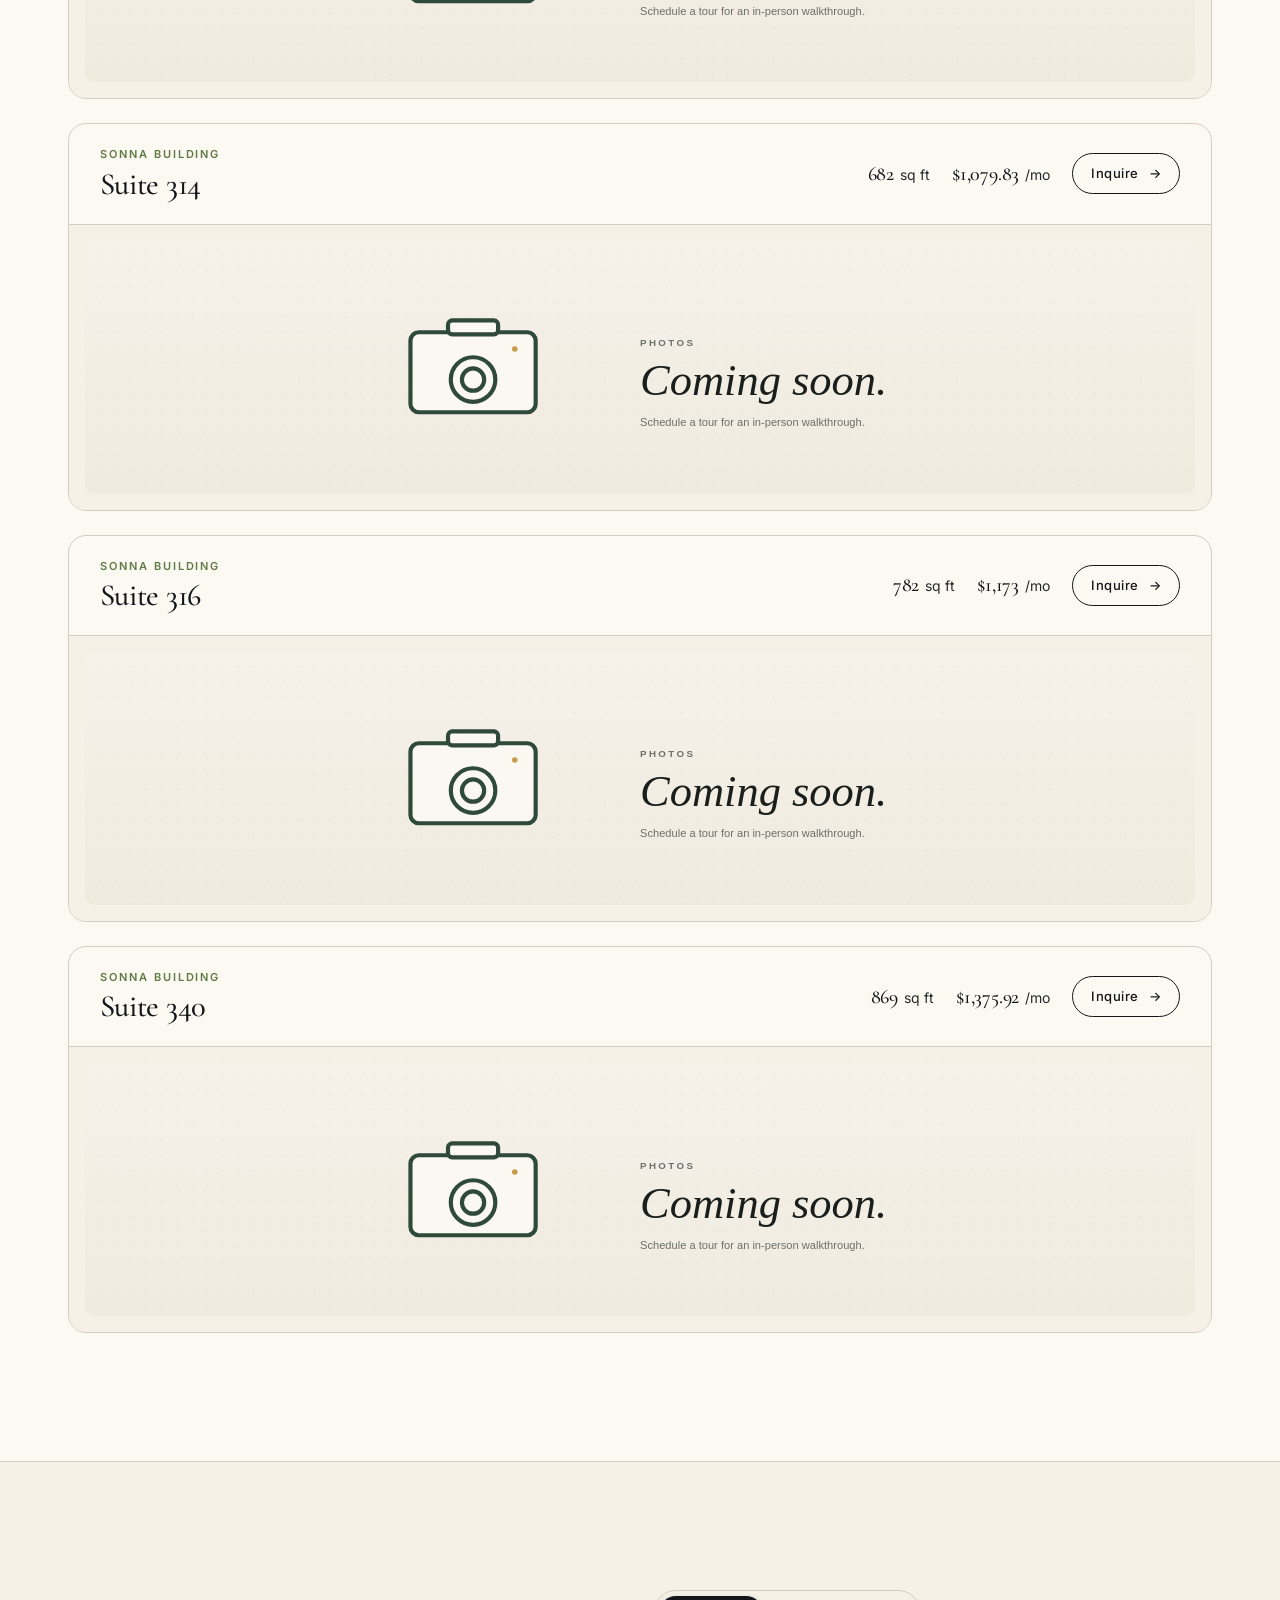
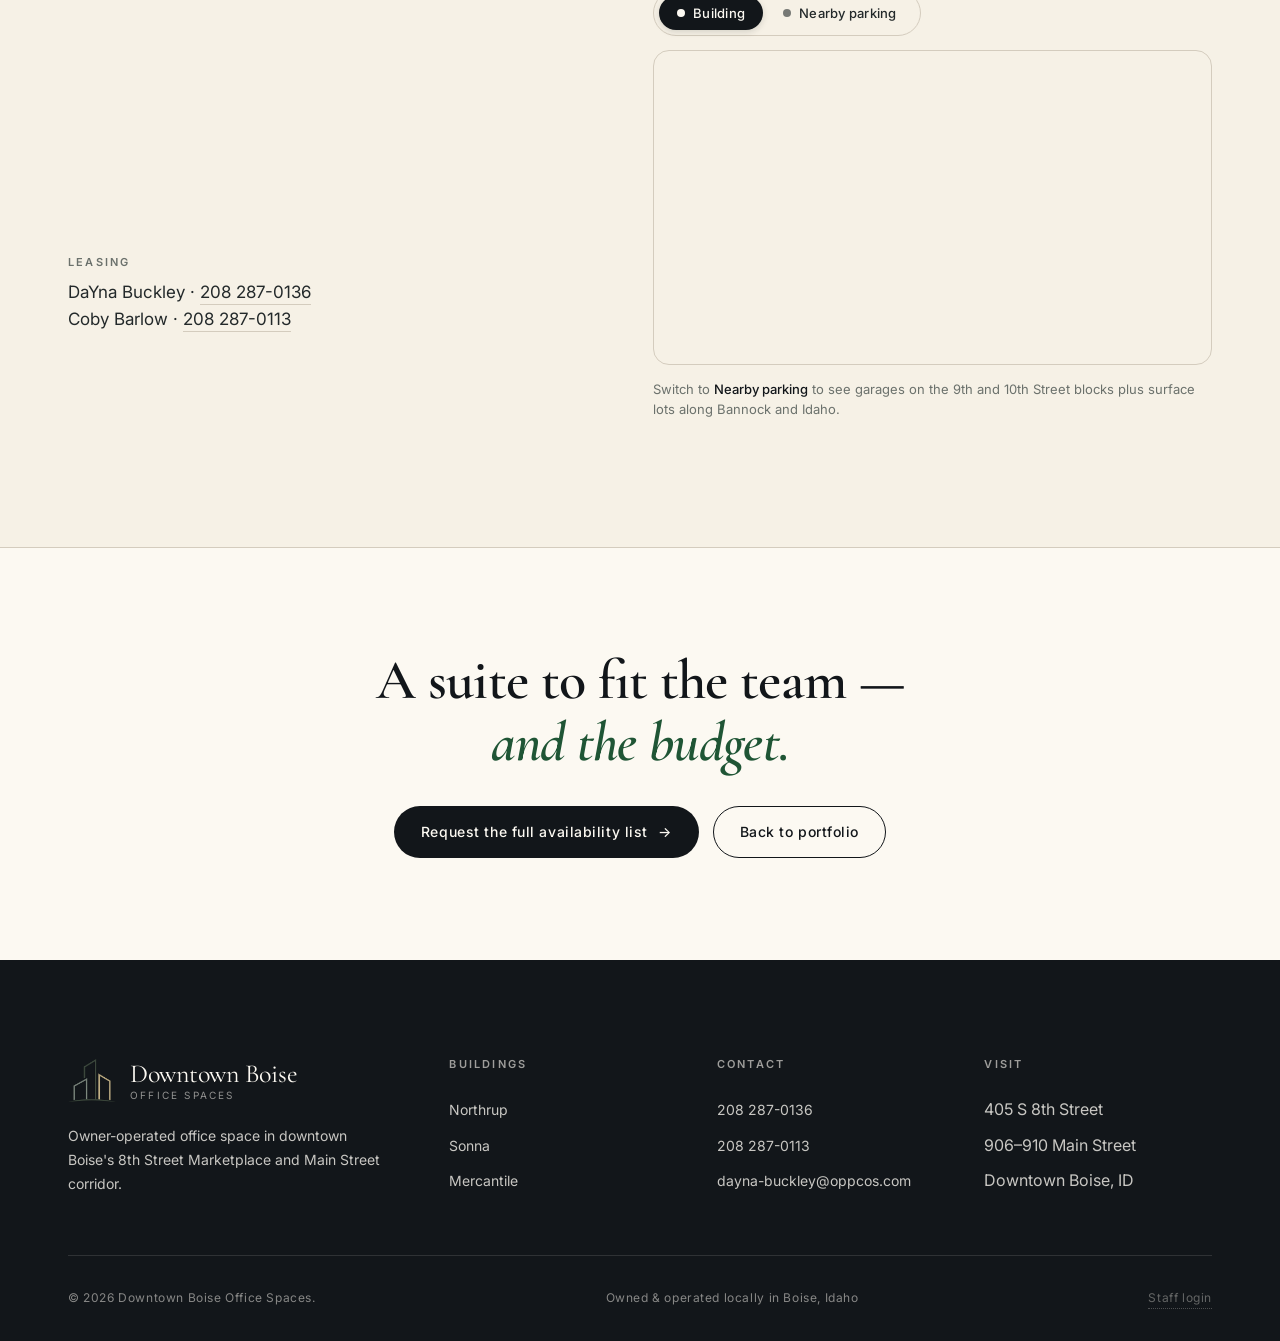
<file: sonna.html>
<!doctype html>
<html lang="en">
<head>
<meta charset="utf-8" />
<meta name="viewport" content="width=device-width, initial-scale=1" />
<!-- Google Tag Manager -->
<script>(function(w,d,s,l,i){w[l]=w[l]||[];w[l].push({'gtm.start':
new Date().getTime(),event:'gtm.js'});var f=d.getElementsByTagName(s)[0],
j=d.createElement(s),dl=l!='dataLayer'?'&l='+l:'';j.async=true;j.src=
'https://www.googletagmanager.com/gtm.js?id='+i+dl;f.parentNode.insertBefore(j,f);
})(window,document,'script','dataLayer','GTM-NM59DJMZ');</script>
<!-- End Google Tag Manager -->
<title>Sonna Building — 906–910 Main Street, Downtown Boise</title>
<meta name="description" content="Lease office suites on Main Street in the Sonna Building — 75,031 sf with 15 suites from 266 to 1,563 sq ft, retail frontage available." />
<link rel="preconnect" href="https://fonts.googleapis.com" />
<link rel="preconnect" href="https://fonts.gstatic.com" crossorigin />
<link href="https://fonts.googleapis.com/css2?family=Cormorant+Garamond:ital,wght@0,500;0,600;0,700;1,500;1,600&family=Inter:wght@400;500;600;700&display=swap" rel="stylesheet" />
<link rel="stylesheet" href="styles.css" />
<link rel="icon" type="image/png" href="Brand%20Assets/Icon.png" />
<link rel="apple-touch-icon" href="Brand%20Assets/Icon.png" />
</head>
<body>
<!-- Google Tag Manager (noscript) -->
<noscript><iframe src="https://www.googletagmanager.com/ns.html?id=GTM-NM59DJMZ"
height="0" width="0" style="display:none;visibility:hidden"></iframe></noscript>
<!-- End Google Tag Manager (noscript) -->

<header class="nav" id="nav">
  <div class="container nav-inner">
    <a class="brand" href="index.html"><img class="brand-icon" src="Brand%20Assets/Icon.png" alt="" /><span class="brand-text">Downtown Boise<small>Office Spaces</small></span></a>
    <nav><ul class="nav-links">
      <li><a href="index.html">Home</a></li>
      <li><a href="northrup.html">Northrup</a></li>
      <li><a href="sonna.html" class="active">Sonna</a></li>
      <li><a href="mercantile.html">Mercantile</a></li>
    </ul></nav>
    <a class="nav-cta" href="contact.html">Tour a space</a>
    <button class="nav-toggle" aria-label="Toggle menu" id="navToggle"><span></span></button>
  </div>
</header>

<section class="building-hero">
  <div class="building-hero-bg" style="background-image: url('Brand%20Assets/Sonna/Hero%20Sonna.jpg');" aria-hidden="true"></div>
  <div class="container">
    <p class="crumb reveal">Portfolio · Main Street</p>
    <h1 class="reveal delay-1">The Sonna <em>Building.</em></h1>
    <p class="sub reveal delay-2">Boise's flagship Main Street address — 75,031 sq ft of mixed-use office and ground-floor retail. Fifteen suites available, from a single creative studio to a full-team floor.</p>
    <div class="specs reveal delay-3">
      <div><div class="spec-label">Address</div><div class="spec-value">906–910 Main</div></div>
      <div><div class="spec-label">Total size</div><div class="spec-value">75,031 sf</div></div>
      <div><div class="spec-label">Lease type</div><div class="spec-value">FS · NNN retail</div></div>
      <div><div class="spec-label">Available</div><div class="spec-value">15 suites</div></div>
    </div>
  </div>
</section>


<!-- Story -->
<section style="padding-top:32px;">
  <div class="container">
    <div class="feature reverse">
      <div class="feature-img reveal">
        <img src="Brand%20Assets/Sonna/Suite%20200/DowntownBoiseOffices-118-1536x1024.jpg" alt="Workspace detail in the Sonna Building" />
      </div>
      <div class="feature-copy reveal delay-1">
        <p class="eyebrow">About the building</p>
        <h2>Shared amenities, private offices, Main Street frontage.</h2>
        <p>The Sonna is mixed-use by design — private offices and open work areas above, first-floor retail and office space facing Main Street below. Tenants share conference rooms, break rooms, complimentary coffee, restrooms, and the kind of natural light that only comes from oversized windows in old buildings.</p>
        <ul class="amenities">
          <li>Shared conference rooms</li>
          <li>Break rooms &amp; complimentary coffee</li>
          <li>Elevator access</li>
          <li>Large windows · abundant light</li>
          <li>First-floor retail &amp; office</li>
          <li>Metered street &amp; garage parking</li>
        </ul>
        <h4 style="margin-top:32px; font-family:var(--font-body); font-size:11px; letter-spacing:.18em; text-transform:uppercase; color:var(--muted); font-weight:600;">Notable co-tenants</h4>
        <div class="cotenants" style="margin-top:10px;">
          <span>Charles Schwab</span>
          <span>ACLU</span>
          <span>Matrix Engineering</span>
          <span>Crandall Law</span>
        </div>
      </div>
    </div>
  </div>
</section>

<!-- Building Scorecard -->
<section id="scorecard" class="scorecard-section" aria-labelledby="scoreHeading">
  <div class="container">
    <header class="section-head">
      <div class="reveal">
        <p class="eyebrow">How this address scores</p>
        <h2 id="scoreHeading" class="section-title">A quick read on<br><em>walkability &amp; parking.</em></h2>
      </div>
      <p class="lede reveal delay-1">Scored 1–10 across the portfolio for the things tenants actually use — coffee, lunch, banks, parking, the things that make a downtown address worth the rent.</p>
    </header>
    <div class="scorecard reveal delay-1" data-building-scorecard data-building-id="sonna"></div>
  </div>
</section>

<!-- Suite galleries -->
<section>
  <div class="container">
    <header class="section-head">
      <div class="reveal">
        <p class="eyebrow">Available now · with photos</p>
        <h2 class="section-title">Walk every suite<br><em>before you book the tour.</em></h2>
      </div>
      <p class="lede reveal delay-1">Photographed suites lead off below, followed by the rest of the Sonna inventory. Suites without photos yet are still available — schedule a tour for an in-person walkthrough.</p>
    </header>
    <div class="suite-galleries reveal" data-suite-galleries data-building="Sonna"></div>
  </div>
</section>

<!-- Map + contacts -->
<section style="background:var(--paper); border-top:1px solid var(--line); border-bottom:1px solid var(--line);">
  <div class="container">
    <div class="contact-wrap">
      <div class="contact-info">
        <p class="eyebrow reveal">Find us</p>
        <h2 class="reveal delay-1">906–910 Main Street<br><em>Boise, Idaho.</em></h2>
        <p class="reveal delay-2">Right on Main, between 9th and 10th — half a block from the Egyptian Theatre and a short walk to the Capitol.</p>
        <div class="contact-list-block reveal delay-3">
          <h4>Leasing</h4>
          <p>DaYna Buckley · <a href="tel:+12082870136">208 287-0136</a></p>
          <p>Coby Barlow · <a href="tel:+12082870113">208 287-0113</a></p>
        </div>
      </div>
      <div class="map-module reveal delay-1" data-map-module>
        <div class="map-tabs" role="tablist" aria-label="Map view">
          <button type="button" class="map-tab active" data-map-tab="location" role="tab" aria-selected="true"><span class="dot"></span>Building</button>
          <button type="button" class="map-tab" data-map-tab="parking" role="tab" aria-selected="false"><span class="dot"></span>Nearby parking</button>
        </div>
        <div class="map-wrap">
          <iframe data-map-frame loading="lazy" title="Map of 906 Main Street, Boise"
            data-src-location="https://www.google.com/maps?q=906+Main+St,+Boise,+ID&output=embed&z=17"
            data-src-parking="https://www.google.com/maps?q=parking+near+906+Main+St,+Boise,+ID&output=embed&z=16"
            src="https://www.google.com/maps?q=906+Main+St,+Boise,+ID&output=embed&z=17"></iframe>
        </div>
        <p class="map-caption">Switch to <strong>Nearby parking</strong> to see garages on the 9th and 10th Street blocks plus surface lots along Bannock and Idaho.</p>
      </div>
    </div>
  </div>
</section>

<section style="padding:clamp(64px,8vw,110px) 0;">
  <div class="container" style="text-align:center;">
    <h2 class="section-title reveal" style="margin:0 auto;">A suite to fit the team —<br><em>and the budget.</em></h2>
    <div class="reveal delay-1" style="margin-top:32px; display:flex; gap:14px; justify-content:center; flex-wrap:wrap;">
      <a class="btn btn-primary" href="contact.html?building=Sonna">Request the full availability list <span class="arrow">→</span></a>
      <a class="btn btn-ghost" href="index.html">Back to portfolio</a>
    </div>
  </div>
</section>

<footer class="footer">
  <div class="container">
    <div class="footer-grid">
      <div class="footer-brand">
        <a class="brand" href="index.html" aria-label="Downtown Boise Office Spaces — home">
          <img class="brand-icon" src="Brand%20Assets/Icon.png" alt="" />
          <span class="brand-text">Downtown Boise<small>Office Spaces</small></span>
        </a>
        <p>Owner-operated office space in downtown Boise's 8th Street Marketplace and Main Street corridor.</p>
      </div>
      <div><h5>Buildings</h5><ul>
        <li><a href="northrup.html">Northrup</a></li>
        <li><a href="sonna.html">Sonna</a></li>
        <li><a href="mercantile.html">Mercantile</a></li>
      </ul></div>
      <div><h5>Contact</h5><ul>
        <li><a href="tel:+12082870136">208 287-0136</a></li>
        <li><a href="tel:+12082870113">208 287-0113</a></li>
        <li><a href="mailto:dayna-buckley@oppcos.com">dayna-buckley@oppcos.com</a></li>
      </ul></div>
      <div><h5>Visit</h5><ul>
        <li>405 S 8th Street</li>
        <li>906–910 Main Street</li>
        <li>Downtown Boise, ID</li>
      </ul></div>
    </div>
    <div class="footer-bottom">
      <span>© <span id="year"></span> Downtown Boise Office Spaces.</span>
      <span>Owned &amp; operated locally in Boise, Idaho</span>
      <a class="footer-admin-link" href="https://oppenheimer.adprompt-ai.workers.dev/admin/" target="_blank" rel="noopener">Staff login</a>
    </div>
  </div>
</footer>

<script src="script.js"></script>
</body>
</html>
</file>
<file: styles.css>
/* ============================================
   Downtown Boise Office Spaces
   Design system + page styles
   ============================================ */

:root {
  /* Palette — sage/forest + warm sandstone. Saturation + contrast
     bumped per client feedback ("photo and colors look a little too
     muted") so accents pop without leaving the Boise-foothills feel. */
  --ink: #12161a;
  --ink-soft: #23292a;
  --muted: #6b716c;
  --line: #d4ccbe;
  --paper: #f6f1e6;
  --paper-2: #ece4d2;
  --cream: #fcf9f2;
  --forest: #1f5535;
  --forest-deep: #143822;
  --moss: #5f7a46;
  --terracotta: #c0563a;
  --ochre: #d8a049;
  --white: #ffffff;

  --shadow-sm: 0 1px 2px rgba(26, 31, 28, 0.06), 0 1px 3px rgba(26, 31, 28, 0.04);
  --shadow-md: 0 8px 24px rgba(26, 31, 28, 0.08), 0 2px 6px rgba(26, 31, 28, 0.05);
  --shadow-lg: 0 24px 48px rgba(26, 31, 28, 0.12), 0 8px 16px rgba(26, 31, 28, 0.06);

  --radius-sm: 4px;
  --radius: 8px;
  --radius-lg: 16px;

  --container: 1240px;
  --gutter: clamp(20px, 4vw, 48px);
}

/* Widen the content container on very large displays so 3-up grids
   and image-heavy sections don't sit lost in a sea of cream bars */
@media (min-width: 1600px) { :root { --container: 1440px; } }
@media (min-width: 1900px) { :root { --container: 1640px; } }
@media (min-width: 2400px) { :root { --container: 1840px; } }
:root {

  --font-display: "Cormorant Garamond", "Playfair Display", Georgia, serif;
  --font-body: "Inter", -apple-system, BlinkMacSystemFont, "Segoe UI", Roboto, sans-serif;
  --font-mono: "JetBrains Mono", ui-monospace, "SF Mono", Menlo, monospace;

  --ease: cubic-bezier(0.22, 1, 0.36, 1);
}

* { box-sizing: border-box; margin: 0; padding: 0; }

html { scroll-behavior: smooth; -webkit-text-size-adjust: 100%; }

body {
  font-family: var(--font-body);
  font-size: 16px;
  line-height: 1.6;
  color: var(--ink);
  background: var(--cream);
  font-feature-settings: "kern", "liga", "calt";
  -webkit-font-smoothing: antialiased;
  -moz-osx-font-smoothing: grayscale;
}

img { max-width: 100%; display: block; }
a { color: inherit; text-decoration: none; }

/* ---------- Typography ---------- */

h1, h2, h3, h4 {
  font-family: var(--font-display);
  font-weight: 600;
  letter-spacing: -0.012em;
  line-height: 1.1;
  color: var(--ink);
}

.eyebrow {
  font-family: var(--font-body);
  font-size: 12px;
  font-weight: 500;
  letter-spacing: 0.18em;
  text-transform: uppercase;
  color: var(--moss);
}

.display {
  font-size: clamp(48px, 7vw, 96px);
  font-weight: 600;
  letter-spacing: -0.022em;
}

.display em {
  font-style: italic;
  color: var(--forest);
  font-weight: 600;
}

h2.section-title {
  font-size: clamp(34px, 4.5vw, 56px);
  font-weight: 600;
  margin-top: 12px;
}

h2.section-title em { font-style: italic; color: var(--forest); }

.lede {
  font-size: clamp(18px, 1.4vw, 22px);
  line-height: 1.55;
  color: var(--ink-soft);
  max-width: 60ch;
}

/* ---------- Layout ---------- */

.container {
  max-width: var(--container);
  margin: 0 auto;
  padding-left: var(--gutter);
  padding-right: var(--gutter);
}

section { padding: clamp(72px, 10vw, 140px) 0; }

.grid { display: grid; gap: 32px; }
.grid-2 { grid-template-columns: repeat(2, 1fr); }
.grid-3 { grid-template-columns: repeat(3, 1fr); }
.grid-4 { grid-template-columns: repeat(4, 1fr); }
@media (max-width: 900px) {
  .grid-2, .grid-3, .grid-4 { grid-template-columns: 1fr; }
}

/* ---------- Nav ---------- */

.nav {
  position: sticky;
  top: 0;
  z-index: 100;
  background: rgba(251, 248, 242, 0.85);
  backdrop-filter: saturate(140%) blur(12px);
  -webkit-backdrop-filter: saturate(140%) blur(12px);
  border-bottom: 1px solid transparent;
  transition: border-color 0.3s var(--ease), background 0.3s var(--ease);
}
.nav.scrolled { border-bottom-color: var(--line); }

.nav-inner {
  display: flex;
  align-items: center;
  justify-content: space-between;
  height: 78px;
}

.brand {
  display: flex;
  align-items: center;
  gap: 12px;
  font-family: var(--font-display);
  font-size: 22px;
  letter-spacing: -0.01em;
  color: var(--ink);
}
.brand-mark {
  width: 36px;
  height: 36px;
  border-radius: 50%;
  background: var(--forest);
  display: grid;
  place-items: center;
  color: var(--cream);
  font-family: var(--font-display);
  font-style: italic;
  font-size: 18px;
}
.brand-icon {
  width: 36px;
  height: 36px;
  display: block;
  object-fit: contain;
  flex: 0 0 36px;
}
.footer-wordmark {
  display: block;
  height: 64px;
  width: auto;
  margin-bottom: 20px;
}
.brand-text { display: flex; flex-direction: column; line-height: 1.05; }
.brand-text small {
  font-family: var(--font-body);
  font-size: 10px;
  letter-spacing: 0.22em;
  text-transform: uppercase;
  color: var(--muted);
  margin-top: 3px;
}

.nav-links {
  display: flex;
  align-items: center;
  gap: 36px;
  list-style: none;
}
.nav-links a {
  font-size: 14px;
  color: var(--ink-soft);
  position: relative;
  padding: 6px 0;
  transition: color 0.2s var(--ease);
}
.nav-links a::after {
  content: "";
  position: absolute;
  left: 0; right: 100%;
  bottom: 0;
  height: 1px;
  background: var(--forest);
  transition: right 0.3s var(--ease);
}
.nav-links a:hover, .nav-links a.active { color: var(--forest); }
.nav-links a:hover::after, .nav-links a.active::after { right: 0; }

.nav-cta {
  padding: 11px 22px;
  background: var(--ink);
  color: var(--cream);
  border-radius: 999px;
  font-size: 13px;
  letter-spacing: 0.04em;
  transition: background 0.2s var(--ease), transform 0.2s var(--ease);
}
.nav-cta:hover { background: var(--forest); transform: translateY(-1px); }

.nav-toggle {
  display: none;
  width: 40px; height: 40px;
  border: 1px solid var(--line);
  border-radius: 50%;
  background: transparent;
  cursor: pointer;
  align-items: center;
  justify-content: center;
}
.nav-toggle span {
  display: block;
  width: 16px; height: 1.5px;
  background: var(--ink);
  position: relative;
}
.nav-toggle span::before, .nav-toggle span::after {
  content: ""; position: absolute; left: 0;
  width: 16px; height: 1.5px; background: var(--ink);
}
.nav-toggle span::before { top: -5px; }
.nav-toggle span::after  { top:  5px; }

@media (max-width: 860px) {
  .nav-links, .nav-cta { display: none; }
  .nav-toggle { display: flex; }
  .nav.open .nav-links {
    display: flex;
    position: fixed;
    inset: 78px 0 0 0;
    background: var(--cream);
    flex-direction: column;
    padding: 32px var(--gutter);
    gap: 24px;
    border-top: 1px solid var(--line);
  }
  .nav.open .nav-links a { font-size: 22px; font-family: var(--font-display); }
}

/* ---------- Buttons ---------- */

.btn {
  display: inline-flex;
  align-items: center;
  gap: 10px;
  padding: 14px 26px;
  border-radius: 999px;
  font-size: 14px;
  letter-spacing: 0.04em;
  font-weight: 500;
  border: 1px solid transparent;
  cursor: pointer;
  transition: all 0.25s var(--ease);
}
.btn-primary { background: var(--ink); color: var(--cream); }
.btn-primary:hover { background: var(--forest); transform: translateY(-1px); box-shadow: var(--shadow-md); }
.btn-ghost { background: transparent; color: var(--ink); border-color: var(--ink); }
.btn-ghost:hover { background: var(--ink); color: var(--cream); }
.btn-light { background: var(--cream); color: var(--ink); }
.btn-light:hover { background: var(--white); transform: translateY(-1px); }
.btn .arrow { transition: transform 0.25s var(--ease); }
.btn:hover .arrow { transform: translateX(4px); }

/* ---------- Hero ---------- */

/* Hero is fit-to-content in normal document flow. No sticky, no scroll
   track. The canvas covers the hero and frames advance as the user
   scrolls past the section (the entire video plays through by the time
   the hero scrolls off-screen). */
.hero {
  position: relative;
  display: flex;
  align-items: flex-end;
  overflow: hidden;
  color: var(--cream);
  background: var(--ink);
  /* No min-height — hero is exactly content + padding so the canvas
     video crops naturally to the text area. The padding-top / bottom
     on .hero-inner is the aesthetic margin around the text. */
}

/* Scroll-driven hero — canvas renders frame-by-frame as the user scrolls past */
.hero-canvas {
  position: absolute;
  inset: 0;
  width: 100%;
  height: 100%;
  display: block;            /* kill inline baseline gap */
  z-index: 1;
  background-color: var(--ink);
  background-image: url('Brand%20Assets/cityscape.png');
  background-size: cover;
  background-position: center;
  pointer-events: none;
  /* "Lightroom" preset — punches contrast + saturation on the photo
     so the golden-hour cityscape pops without going garish. */
  filter: contrast(1.10) saturate(1.25) brightness(1.04);
  /* Fade in once frames start drawing */
  opacity: 0;
  transition: opacity 0.5s var(--ease);
}
.hero-canvas.ready { opacity: 1; }
.hero-overlay {
  position: absolute;
  inset: 0;
  z-index: 2;
  pointer-events: none;
  /* Softer bottom darkness so the gradient doesn't read as a dark bar */
  background:
    linear-gradient(180deg, rgba(20,28,22,0.30) 0%, rgba(20,28,22,0.05) 30%, rgba(20,28,22,0.10) 60%, rgba(20,28,22,0.55) 100%);
}
.hero .hero-inner { position: relative; z-index: 3; }
.hero-bg {
  position: absolute; inset: 0;
  background-size: cover;
  background-position: center;
  transform: scale(1.05);
  animation: heroFloat 22s var(--ease) infinite alternate;
}
.hero-bg::after {
  content: "";
  position: absolute; inset: 0;
  background: linear-gradient(180deg, rgba(20,28,22,0.35) 0%, rgba(20,28,22,0.15) 35%, rgba(20,28,22,0.85) 100%);
}
@keyframes heroFloat {
  from { transform: scale(1.04) translateY(0); }
  to   { transform: scale(1.10) translateY(-2%); }
}
.hero-inner {
  position: relative;
  z-index: 2;
  width: 100%;
  padding-bottom: clamp(40px, 6vw, 88px);
  /* Comfortable but cropped — ~60-80px gap between nav and eyebrow on
     desktop, scaling down on mobile. */
  padding-top: clamp(48px, 5vw, 80px);
}
.hero .eyebrow { color: rgba(251, 248, 242, 0.85); }
.hero h1 { color: var(--cream); max-width: 18ch; }
/* "Downtown Boise" — pure white is the only true cool-neutral in the
   palette and the brightest tone available; everything in the warm
   half (ochre, terracotta, even cream) blended with the cityscape's
   golden-hour amber. A strong dark text-shadow gives it a halo so it
   sits clearly above the photo regardless of the frame underneath. */
.hero h1 em {
  color: var(--white);
  text-shadow:
    0 2px 20px rgba(20, 28, 22, 0.6),
    0 1px 2px rgba(20, 28, 22, 0.45);
}
.hero-lede {
  margin-top: 24px;
  max-width: 56ch;
  color: rgba(251, 248, 242, 0.88);
  font-size: clamp(17px, 1.3vw, 20px);
}
.hero-actions { margin-top: 36px; display: flex; gap: 14px; flex-wrap: wrap; }
.hero-meta {
  position: absolute;
  right: var(--gutter);
  bottom: clamp(48px, 9vw, 120px);
  display: flex;
  gap: 40px;
  align-items: flex-end;
}
.hero-meta-item small {
  display: block;
  font-size: 11px;
  letter-spacing: 0.2em;
  text-transform: uppercase;
  color: rgba(251, 248, 242, 0.7);
  margin-bottom: 6px;
}
.hero-meta-item strong {
  font-family: var(--font-display);
  font-weight: 400;
  font-size: 36px;
  color: var(--cream);
  letter-spacing: -0.01em;
}
@media (max-width: 700px) { .hero-meta { display: none; } }

/* ---------- Section helpers ---------- */

.section-head {
  display: grid;
  grid-template-columns: 1fr 1fr;
  gap: 60px;
  align-items: end;
  margin-bottom: clamp(40px, 6vw, 72px);
}
@media (max-width: 800px) {
  .section-head { grid-template-columns: 1fr; gap: 20px; }
}

/* ---------- Stats strip ---------- */

.stats {
  background: var(--paper);
  border-top: 1px solid var(--line);
  border-bottom: 1px solid var(--line);
  padding: clamp(40px, 5vw, 64px) 0;
}
.stats-grid {
  display: grid;
  grid-template-columns: repeat(4, 1fr);
  gap: 40px;
}
.stat { border-left: 1px solid var(--line); padding-left: 24px; }
.stat-value {
  font-family: var(--font-display);
  font-size: clamp(40px, 4vw, 56px);
  font-weight: 400;
  color: var(--forest-deep);
  letter-spacing: -0.02em;
  line-height: 1;
}
.stat-label {
  display: block;
  margin-top: 10px;
  font-size: 12px;
  letter-spacing: 0.15em;
  text-transform: uppercase;
  color: var(--muted);
}
@media (max-width: 800px) {
  .stats-grid { grid-template-columns: repeat(2, 1fr); gap: 32px; }
}

/* ---------- Property cards ---------- */

.properties-grid {
  display: grid;
  grid-template-columns: repeat(3, 1fr);
  gap: 32px;
}
@media (max-width: 1000px) { .properties-grid { grid-template-columns: 1fr; gap: 28px; } }

.property-card {
  position: relative;
  display: block;
  overflow: hidden;
  border-radius: var(--radius-lg);
  background: var(--paper);
  transition: transform 0.4s var(--ease), box-shadow 0.4s var(--ease);
}
.property-card:hover { transform: translateY(-4px); box-shadow: var(--shadow-lg); }
.property-card .img-wrap {
  position: relative;
  aspect-ratio: 4 / 5;
  overflow: hidden;
}
.property-card .img-wrap img {
  width: 100%; height: 100%;
  object-fit: cover;
  transition: transform 0.8s var(--ease);
}
.property-card:hover .img-wrap img { transform: scale(1.06); }
.property-card .img-wrap::after {
  content: "";
  position: absolute; inset: 0;
  background: linear-gradient(180deg, transparent 45%, rgba(20,28,22,0.7) 100%);
}
.property-card .meta {
  position: absolute;
  left: 24px; right: 24px; bottom: 22px;
  color: var(--cream);
  z-index: 2;
}
.property-card .meta .eyebrow { color: rgba(251, 248, 242, 0.78); }
.property-card .meta h3 {
  color: var(--cream);
  font-size: clamp(28px, 2.4vw, 36px);
  margin-top: 6px;
}
.property-card .meta .row {
  margin-top: 14px;
  display: flex;
  justify-content: space-between;
  align-items: center;
  font-size: 14px;
  color: rgba(251, 248, 242, 0.88);
}
.property-card .meta .row .pill {
  padding: 6px 12px;
  border: 1px solid rgba(251, 248, 242, 0.4);
  border-radius: 999px;
  font-size: 12px;
  letter-spacing: 0.05em;
}

/* ---------- Feature row (image + copy) ---------- */

.feature {
  display: grid;
  grid-template-columns: 1.05fr 1fr;
  gap: clamp(40px, 6vw, 80px);
  align-items: center;
}
.feature.reverse { grid-template-columns: 1fr 1.05fr; }
.feature.reverse .feature-copy { order: -1; }
@media (max-width: 900px) {
  .feature, .feature.reverse { grid-template-columns: 1fr; }
  .feature.reverse .feature-copy { order: 0; }
}
.feature-img {
  position: relative;
  aspect-ratio: 4 / 5;
  border-radius: var(--radius-lg);
  overflow: hidden;
  background: var(--paper);
}
.feature-img img { width: 100%; height: 100%; object-fit: cover; }
.feature-copy h2 { font-size: clamp(34px, 4vw, 52px); font-weight: 400; }
.feature-copy p { margin-top: 20px; font-size: 17px; line-height: 1.65; color: var(--ink-soft); }

/* ---------- Amenities list ---------- */

.amenities {
  margin-top: 28px;
  display: grid;
  grid-template-columns: repeat(2, 1fr);
  gap: 14px 28px;
  list-style: none;
}
.amenities li {
  font-size: 14px;
  color: var(--ink-soft);
  display: flex;
  align-items: flex-start;
  gap: 12px;
  padding: 6px 0;
}
.amenities li::before {
  content: "";
  flex: 0 0 6px;
  width: 6px; height: 6px;
  margin-top: 9px;
  border-radius: 50%;
  background: var(--forest);
}

/* ---------- Suite table ---------- */

.suites {
  background: var(--paper);
  border-radius: var(--radius-lg);
  overflow: hidden;
  border: 1px solid var(--line);
}
.suites-head {
  padding: 28px 32px;
  background: var(--paper-2);
  display: flex;
  justify-content: space-between;
  align-items: end;
  flex-wrap: wrap;
  gap: 16px;
  border-bottom: 1px solid var(--line);
}
.suites-head h3 { font-size: 28px; font-weight: 400; }
.suites-head .legend { font-size: 12px; color: var(--muted); letter-spacing: 0.05em; }
.suite-row {
  display: grid;
  grid-template-columns: 1fr 1.2fr 1fr auto;
  gap: 20px;
  align-items: center;
  padding: 22px 32px;
  border-bottom: 1px solid var(--line);
  transition: background 0.2s var(--ease);
}
.suite-row:last-child { border-bottom: 0; }
.suite-row:hover { background: var(--cream); }
.suite-row .label { font-size: 11px; letter-spacing: 0.15em; text-transform: uppercase; color: var(--muted); display: block; margin-bottom: 4px; }
.suite-row .value { font-family: var(--font-display); font-size: 22px; color: var(--ink); font-weight: 500; letter-spacing: -0.01em; }
.suite-row .value.small { font-size: 16px; font-family: var(--font-body); font-weight: 500; }
.suite-row .badge {
  font-size: 11px;
  padding: 4px 10px;
  border-radius: 999px;
  background: var(--forest);
  color: var(--cream);
  letter-spacing: 0.05em;
}
.suite-row .inquire {
  font-size: 13px;
  letter-spacing: 0.04em;
  color: var(--forest);
  border-bottom: 1px solid var(--forest);
  padding-bottom: 2px;
  transition: gap 0.2s var(--ease);
}
@media (max-width: 760px) {
  .suite-row { grid-template-columns: 1fr 1fr; padding: 20px; }
  .suite-row .inquire { grid-column: 1 / -1; justify-self: start; margin-top: 4px; }
}

/* ---------- Quote / pull ---------- */

.pull {
  border-top: 1px solid var(--line);
  border-bottom: 1px solid var(--line);
  padding: clamp(64px, 9vw, 120px) 0;
  text-align: center;
}
.pull blockquote {
  font-family: var(--font-display);
  font-size: clamp(28px, 3.4vw, 44px);
  line-height: 1.25;
  max-width: 22ch;
  margin: 0 auto;
  letter-spacing: -0.01em;
  color: var(--ink);
  font-weight: 400;
}
.pull blockquote em { font-style: italic; color: var(--forest); }
.pull cite {
  display: block;
  margin-top: 28px;
  font-style: normal;
  font-size: 12px;
  letter-spacing: 0.2em;
  text-transform: uppercase;
  color: var(--muted);
}

/* ---------- Co-tenants ---------- */

.cotenants {
  display: flex;
  flex-wrap: wrap;
  gap: 10px;
  margin-top: 8px;
}
.cotenants span {
  font-size: 13px;
  padding: 8px 16px;
  border: 1px solid var(--line);
  border-radius: 999px;
  color: var(--ink-soft);
  background: var(--cream);
}

/* ---------- Team / contacts ---------- */

.team-grid {
  display: grid;
  grid-template-columns: repeat(3, 1fr);
  gap: 24px;
}
@media (max-width: 900px) { .team-grid { grid-template-columns: 1fr; } }

.team-card {
  padding: 36px 32px;
  border-radius: var(--radius-lg);
  background: var(--paper);
  border: 1px solid var(--line);
  transition: transform 0.3s var(--ease), box-shadow 0.3s var(--ease);
}
.team-card:hover { transform: translateY(-3px); box-shadow: var(--shadow-md); }
.team-card .avatar {
  width: 56px; height: 56px;
  border-radius: 50%;
  background: var(--forest);
  color: var(--cream);
  display: grid; place-items: center;
  font-family: var(--font-display);
  font-size: 22px;
  font-style: italic;
  margin-bottom: 22px;
}
.team-card h4 { font-size: 22px; font-weight: 500; }
.team-card .role {
  display: block;
  margin-top: 4px;
  font-size: 12px;
  letter-spacing: 0.15em;
  text-transform: uppercase;
  color: var(--muted);
}
.team-card .contact-list { margin-top: 20px; list-style: none; }
.team-card .contact-list li { font-size: 14px; color: var(--ink-soft); padding: 6px 0; display: flex; align-items: center; gap: 10px; }
.team-card .contact-list a { color: var(--ink-soft); border-bottom: 1px solid transparent; transition: border-color 0.2s var(--ease), color 0.2s var(--ease); }
.team-card .contact-list a:hover { color: var(--forest); border-bottom-color: var(--forest); }

/* ---------- Contact page ---------- */

.contact-wrap {
  display: grid;
  grid-template-columns: 1fr 1.1fr;
  gap: clamp(40px, 6vw, 80px);
  align-items: start;
}
@media (max-width: 1000px) { .contact-wrap { grid-template-columns: 1fr; } }

.contact-info h2 { font-size: clamp(34px, 4vw, 52px); font-weight: 400; }
.contact-info p { margin-top: 18px; color: var(--ink-soft); font-size: 17px; }
.contact-list-block { margin-top: 36px; }
.contact-list-block h4 {
  font-family: var(--font-body);
  font-size: 11px;
  letter-spacing: 0.2em;
  text-transform: uppercase;
  color: var(--muted);
  font-weight: 600;
  margin-bottom: 10px;
}
.contact-list-block p { margin-top: 0; font-size: 17px; }
.contact-list-block a { border-bottom: 1px solid var(--line); padding-bottom: 2px; transition: border-color 0.2s var(--ease); }
.contact-list-block a:hover { border-bottom-color: var(--forest); color: var(--forest); }

form.contact-form {
  background: var(--paper);
  padding: clamp(28px, 4vw, 48px);
  border-radius: var(--radius-lg);
  border: 1px solid var(--line);
}
.form-row { display: grid; grid-template-columns: 1fr 1fr; gap: 18px; }
@media (max-width: 600px) { .form-row { grid-template-columns: 1fr; } }
.field { display: flex; flex-direction: column; margin-bottom: 18px; }
.field label {
  font-size: 11px;
  letter-spacing: 0.18em;
  text-transform: uppercase;
  color: var(--muted);
  margin-bottom: 8px;
  font-weight: 500;
}
.field input,
.field select,
.field textarea {
  padding: 14px 16px;
  border: 1px solid var(--line);
  background: var(--cream);
  border-radius: var(--radius);
  font-family: inherit;
  font-size: 15px;
  color: var(--ink);
  transition: border-color 0.2s var(--ease), background 0.2s var(--ease);
}
.field input:focus,
.field select:focus,
.field textarea:focus {
  outline: none;
  border-color: var(--forest);
  background: var(--white);
}
.field textarea { resize: vertical; min-height: 110px; }
.radio-group { display: flex; gap: 18px; flex-wrap: wrap; }
.radio-group label {
  display: inline-flex;
  align-items: center;
  gap: 8px;
  font-size: 14px;
  letter-spacing: 0;
  text-transform: none;
  color: var(--ink-soft);
  font-weight: 400;
  margin: 0;
  cursor: pointer;
}
.radio-group input[type="radio"] { accent-color: var(--forest); }

/* ---------- Building hero (sub pages) ---------- */

.building-hero {
  position: relative;
  padding: clamp(140px, 17vw, 220px) 0 clamp(80px, 10vw, 130px);
  background: var(--ink);
  color: var(--cream);
  overflow: hidden;
  isolation: isolate;
}
.building-hero-bg {
  position: absolute;
  inset: 0;
  z-index: 0;
  background-size: cover;
  background-position: center;
  /* Hold-the-camera-still feel; very slow drift so the image never feels static */
  transform: scale(1.06);
  animation: buildingHeroFloat 26s var(--ease) infinite alternate;
  /* Lightroom-style preset — match the home hero for consistency */
  filter: contrast(1.10) saturate(1.25) brightness(1.04);
}
.building-hero-bg::after {
  content: "";
  position: absolute; inset: 0;
  background:
    linear-gradient(180deg, rgba(20,28,22,0.45) 0%, rgba(20,28,22,0.30) 25%, rgba(20,28,22,0.78) 100%);
}
@keyframes buildingHeroFloat {
  from { transform: scale(1.05) translateY(0); }
  to   { transform: scale(1.10) translateY(-2%); }
}
.building-hero > .container { position: relative; z-index: 1; }
.building-hero .crumb {
  font-size: 12px;
  letter-spacing: 0.18em;
  text-transform: uppercase;
  color: rgba(251, 248, 242, 0.78);
  margin-bottom: 18px;
}
.building-hero h1 {
  font-size: clamp(48px, 7vw, 92px);
  font-weight: 600;
  letter-spacing: -0.022em;
  max-width: 14ch;
  color: var(--cream);
}
.building-hero h1 em { font-style: italic; color: var(--ochre); }
.building-hero .sub {
  margin-top: 20px;
  font-size: clamp(17px, 1.3vw, 20px);
  color: rgba(251, 248, 242, 0.88);
  max-width: 56ch;
}
.building-hero .specs {
  margin-top: 56px;
  display: grid;
  grid-template-columns: repeat(4, 1fr);
  gap: 32px;
  border-top: 1px solid rgba(251, 248, 242, 0.18);
  padding-top: 32px;
}
.building-hero .specs .spec-label {
  font-size: 11px;
  letter-spacing: 0.18em;
  text-transform: uppercase;
  color: rgba(251, 248, 242, 0.6);
}
.building-hero .specs .spec-value {
  margin-top: 6px;
  font-family: var(--font-display);
  font-size: clamp(24px, 2.4vw, 32px);
  font-weight: 500;
  color: var(--cream);
}
@media (max-width: 800px) {
  .building-hero .specs { grid-template-columns: repeat(2, 1fr); gap: 24px; }
}
@media (max-width: 420px) {
  .building-hero { padding: clamp(110px, 28vw, 140px) 0 64px; }
  .building-hero .specs { grid-template-columns: 1fr 1fr; gap: 16px; padding-top: 24px; margin-top: 36px; }
  .building-hero .specs .spec-value { font-size: 20px; }
}
@media (prefers-reduced-motion: reduce) {
  .building-hero-bg { animation: none; transform: scale(1.04); }
}

.gallery {
  display: grid;
  grid-template-columns: 2fr 1fr 1fr;
  grid-template-rows: 280px 280px;
  gap: 12px;
}
.gallery a {
  overflow: hidden;
  border-radius: var(--radius);
  display: block;
}
.gallery img {
  width: 100%; height: 100%;
  object-fit: cover;
  transition: transform 0.6s var(--ease);
}
.gallery a:hover img { transform: scale(1.03); }
.gallery a:first-child { grid-row: 1 / span 2; }

/* 3 photos: hero (big) + 2 stacked on the right */
.gallery:has(> a:nth-child(3):last-child) {
  grid-template-columns: 2fr 1fr;
}

/* 4 photos: hero + 2 small top-right + 1 wide bottom-right */
.gallery:has(> a:nth-child(4):last-child) > a:nth-child(4) {
  grid-column: 2 / span 2;
  grid-row: 2;
}

@media (max-width: 800px) {
  .gallery,
  .gallery:has(> a:nth-child(3):last-child),
  .gallery:has(> a:nth-child(4):last-child) {
    grid-template-columns: 1fr 1fr;
    grid-template-rows: 200px 200px 200px;
  }
  .gallery a:first-child { grid-column: 1 / -1; grid-row: 1; }
  .gallery:has(> a:nth-child(4):last-child) > a:nth-child(4) { grid-column: auto; grid-row: auto; }
}

/* ---------- Footer ---------- */

.footer {
  background: var(--ink);
  color: rgba(251, 248, 242, 0.78);
  padding: clamp(64px, 8vw, 96px) 0 32px;
}
.footer-grid {
  display: grid;
  grid-template-columns: 1.5fr 1fr 1fr 1fr;
  gap: 40px;
  padding-bottom: 56px;
  border-bottom: 1px solid rgba(251, 248, 242, 0.12);
}
@media (max-width: 800px) { .footer-grid { grid-template-columns: 1fr 1fr; } }
.footer h5 {
  font-family: var(--font-body);
  font-size: 11px;
  letter-spacing: 0.2em;
  text-transform: uppercase;
  color: rgba(251, 248, 242, 0.6);
  margin-bottom: 18px;
  font-weight: 600;
}
.footer .footer-brand .brand {
  color: var(--cream);
  margin-bottom: 20px;
  font-size: 26px;
  gap: 14px;
}
.footer .footer-brand .brand-icon { width: 48px; height: 48px; flex: 0 0 48px; }
.footer .footer-brand .brand-text small { color: rgba(251, 248, 242, 0.55); }
.footer p { font-size: 14px; line-height: 1.7; max-width: 36ch; }
.footer ul { list-style: none; }
.footer ul li { padding: 5px 0; }
.footer ul a { font-size: 14px; color: rgba(251, 248, 242, 0.78); transition: color 0.2s var(--ease); }
.footer ul a:hover { color: var(--cream); }
.footer-admin-link {
  color: rgba(251, 248, 242, 0.35);
  border-bottom: 1px dotted rgba(251, 248, 242, 0.25);
  padding-bottom: 1px;
  transition: color 0.2s var(--ease), border-color 0.2s var(--ease);
}
.footer-admin-link:hover {
  color: var(--cream);
  border-bottom-color: rgba(251, 248, 242, 0.6);
}

.footer-bottom {
  margin-top: 32px;
  display: flex;
  justify-content: space-between;
  flex-wrap: wrap;
  gap: 12px;
  font-size: 12px;
  letter-spacing: 0.05em;
  color: rgba(251, 248, 242, 0.5);
}

/* ---------- Reveal animation ---------- */

.reveal {
  opacity: 0;
  transform: translateY(24px);
  transition: opacity 0.9s var(--ease), transform 0.9s var(--ease);
}
.reveal.in {
  opacity: 1;
  transform: translateY(0);
}
.reveal.delay-1 { transition-delay: 0.08s; }
.reveal.delay-2 { transition-delay: 0.16s; }
.reveal.delay-3 { transition-delay: 0.24s; }

/* ---------- Misc ---------- */

.divider {
  height: 1px;
  background: var(--line);
  border: 0;
  margin: 0;
}

.tag {
  display: inline-block;
  font-size: 11px;
  letter-spacing: 0.18em;
  text-transform: uppercase;
  padding: 6px 12px;
  border: 1px solid var(--line);
  border-radius: 999px;
  color: var(--muted);
  background: var(--cream);
}

/* ============================================
   Qualification wizard
   ============================================ */

.qualify {
  position: relative;
  padding: clamp(72px, 9vw, 120px) 0 clamp(64px, 8vw, 100px);
  background:
    radial-gradient(1200px 600px at 50% -10%, rgba(47, 74, 58, 0.07), transparent 60%),
    var(--cream);
  border-bottom: 1px solid var(--line);
}
.qualify-head {
  max-width: 760px;
  margin: 0 auto clamp(40px, 5vw, 64px);
  text-align: center;
}
.qualify-head .lede { margin-left: auto; margin-right: auto; }

.wizard {
  max-width: 920px;
  margin: 0 auto;
  background: var(--white);
  border: 1px solid var(--line);
  border-radius: 20px;
  box-shadow: 0 30px 60px rgba(26, 31, 28, 0.08), 0 8px 20px rgba(26, 31, 28, 0.05);
  overflow: hidden;
}

/* Progress bar */
.wizard-progress {
  display: flex;
  list-style: none;
  padding: 22px clamp(20px, 3vw, 36px);
  background: var(--paper);
  border-bottom: 1px solid var(--line);
  gap: 8px;
}
.wizard-progress .step {
  flex: 1;
  display: flex;
  align-items: center;
  gap: 12px;
  position: relative;
  font-size: 13px;
  color: var(--muted);
  transition: color 0.3s var(--ease);
}
.wizard-progress .step:not(:last-child)::after {
  content: "";
  flex: 1;
  height: 1px;
  background: var(--line);
  margin-left: 8px;
}
.wizard-progress .step-num {
  width: 30px; height: 30px;
  border-radius: 50%;
  background: var(--cream);
  border: 1px solid var(--line);
  display: grid; place-items: center;
  font-family: var(--font-display);
  font-size: 15px;
  font-weight: 500;
  color: var(--muted);
  transition: all 0.3s var(--ease);
  flex: 0 0 30px;
}
.wizard-progress .step.active { color: var(--ink); }
.wizard-progress .step.active .step-num {
  background: var(--forest);
  color: var(--cream);
  border-color: var(--forest);
  box-shadow: 0 0 0 4px rgba(47, 74, 58, 0.12);
}
.wizard-progress .step.done .step-num {
  background: var(--ink);
  color: var(--cream);
  border-color: var(--ink);
}
.wizard-progress .step.done .step-num::after {
  content: "✓";
}
.wizard-progress .step.done .step-num span { display: none; }
.wizard-progress .step-label {
  white-space: nowrap;
  letter-spacing: 0.02em;
}
@media (max-width: 720px) {
  .wizard-progress { gap: 4px; padding: 16px; }
  .wizard-progress .step-label { display: none; }
  .wizard-progress .step:not(:last-child)::after { margin-left: 4px; }
}

/* Form */
.wizard-form {
  padding: clamp(28px, 4vw, 48px);
}
.honeypot {
  position: absolute;
  left: -9999px;
  top: -9999px;
  width: 1px; height: 1px;
  overflow: hidden;
  opacity: 0;
}

.panel {
  display: none;
  border: 0;
  padding: 0;
  margin: 0;
  animation: panelIn 0.45s var(--ease);
}
.panel.active { display: block; }
@keyframes panelIn {
  from { opacity: 0; transform: translateY(8px); }
  to   { opacity: 1; transform: translateY(0); }
}
.panel-legend {
  font-size: 11px;
  letter-spacing: 0.2em;
  text-transform: uppercase;
  color: var(--moss);
  font-weight: 600;
  margin-bottom: 14px;
  padding: 0;
}
.panel-title {
  font-family: var(--font-display);
  font-size: clamp(28px, 3.2vw, 40px);
  font-weight: 400;
  letter-spacing: -0.01em;
  line-height: 1.15;
}
.panel-sub {
  margin-top: 10px;
  color: var(--ink-soft);
  font-size: 16px;
  max-width: 60ch;
}

.wizard-form .form-row {
  display: grid;
  grid-template-columns: 1fr 1fr;
  gap: 18px;
  margin-top: 24px;
}
@media (max-width: 640px) { .wizard-form .form-row { grid-template-columns: 1fr; } }

.wizard-form .field { margin-top: 24px; display: flex; flex-direction: column; gap: 0; }
.wizard-form .form-row .field { margin-top: 0; }
.wizard-form .field label {
  font-size: 13px;
  font-weight: 500;
  color: var(--ink);
  margin-bottom: 8px;
  letter-spacing: 0;
  text-transform: none;
  display: flex;
  align-items: center;
  gap: 8px;
}
.wizard-form .req { color: var(--terracotta); font-weight: 600; }
.wizard-form .opt {
  font-size: 11px;
  letter-spacing: 0.1em;
  text-transform: uppercase;
  color: var(--muted);
  background: var(--paper);
  padding: 2px 8px;
  border-radius: 999px;
  font-weight: 500;
}
.wizard-form input[type="text"],
.wizard-form input[type="email"],
.wizard-form input[type="tel"],
.wizard-form input[type="url"],
.wizard-form input[type="number"],
.wizard-form select {
  padding: 14px 16px;
  border: 1px solid var(--line);
  background: var(--cream);
  border-radius: var(--radius);
  font-family: inherit;
  font-size: 15px;
  color: var(--ink);
  transition: border-color 0.2s var(--ease), background 0.2s var(--ease), box-shadow 0.2s var(--ease);
  width: 100%;
}
.wizard-form input:focus,
.wizard-form select:focus {
  outline: none;
  border-color: var(--forest);
  background: var(--white);
  box-shadow: 0 0 0 3px rgba(47, 74, 58, 0.12);
}
.wizard-form .field.invalid input,
.wizard-form .field.invalid select {
  border-color: var(--terracotta);
  background: #fdf3ef;
}
.wizard-form .err {
  font-size: 12px;
  color: var(--terracotta);
  margin-top: 6px;
  min-height: 16px;
  display: block;
}

/* Chip group */
.chip-group {
  display: flex;
  flex-wrap: wrap;
  gap: 8px;
}
.chip {
  padding: 11px 18px;
  background: var(--cream);
  border: 1px solid var(--line);
  border-radius: 999px;
  font-family: inherit;
  font-size: 14px;
  color: var(--ink-soft);
  cursor: pointer;
  transition: all 0.2s var(--ease);
  font-weight: 500;
}
.chip:hover { border-color: var(--forest); color: var(--forest); }
.chip.active {
  background: var(--forest);
  color: var(--cream);
  border-color: var(--forest);
  box-shadow: 0 4px 12px rgba(47, 74, 58, 0.2);
}
.chip:focus-visible {
  outline: none;
  box-shadow: 0 0 0 3px rgba(47, 74, 58, 0.3);
}

/* Priority checkboxes */
.priority-grid {
  margin-top: 28px;
  display: grid;
  grid-template-columns: repeat(2, 1fr);
  gap: 12px;
}
@media (max-width: 600px) { .priority-grid { grid-template-columns: 1fr; } }

.priority {
  display: flex;
  align-items: center;
  gap: 14px;
  padding: 16px 20px;
  border: 1px solid var(--line);
  border-radius: 12px;
  background: var(--cream);
  cursor: pointer;
  transition: all 0.2s var(--ease);
  font-size: 15px;
  font-weight: 500;
  color: var(--ink-soft);
}
.priority:hover { border-color: var(--forest); color: var(--forest); }
.priority input {
  appearance: none;
  -webkit-appearance: none;
  width: 20px; height: 20px;
  border: 1.5px solid var(--line);
  border-radius: 5px;
  background: var(--white);
  cursor: pointer;
  position: relative;
  flex: 0 0 20px;
  transition: all 0.2s var(--ease);
}
.priority input:checked {
  background: var(--forest);
  border-color: var(--forest);
}
.priority input:checked::after {
  content: "✓";
  position: absolute;
  inset: 0;
  display: grid;
  place-items: center;
  color: var(--cream);
  font-size: 13px;
  font-weight: 700;
}
.priority:has(input:checked) {
  border-color: var(--forest);
  background: rgba(47, 74, 58, 0.06);
  color: var(--ink);
}

/* Wizard nav */
.wizard-nav {
  margin-top: 36px;
  padding-top: 24px;
  border-top: 1px solid var(--line);
  display: flex;
  justify-content: space-between;
  align-items: center;
  gap: 14px;
  flex-wrap: wrap;
}
.wizard-nav .trust {
  font-size: 12px;
  color: var(--muted);
  letter-spacing: 0.02em;
}

/* Results */
.results-head { text-align: center; max-width: 60ch; margin: 0 auto 32px; }
.results-head .panel-sub { margin-left: auto; margin-right: auto; }

.lead-status {
  display: inline-flex;
  align-items: center;
  gap: 8px;
  margin-top: 20px;
  padding: 8px 16px;
  border-radius: 999px;
  font-size: 12px;
  font-weight: 600;
  letter-spacing: 0.08em;
  text-transform: uppercase;
}
.lead-status.hot { background: rgba(183, 93, 60, 0.12); color: var(--terracotta); }
.lead-status.qualified { background: rgba(47, 74, 58, 0.12); color: var(--forest); }
.lead-status.nurture { background: rgba(200, 154, 74, 0.18); color: #8b6920; }
.lead-status::before {
  content: "";
  width: 8px; height: 8px;
  border-radius: 50%;
  background: currentColor;
  box-shadow: 0 0 0 4px rgba(255, 255, 255, 0.4);
}

.match-grid {
  display: grid;
  grid-template-columns: repeat(auto-fill, minmax(260px, 1fr));
  gap: 16px;
  margin-top: 8px;
}
.match-card {
  background: var(--paper);
  border: 1px solid var(--line);
  border-radius: 14px;
  padding: 0;
  transition: all 0.25s var(--ease);
  position: relative;
  overflow: hidden;
  display: flex;
  flex-direction: column;
}
.match-card .match-thumb {
  position: relative;
  aspect-ratio: 4 / 3;
  overflow: hidden;
  background: var(--ink);
}
.match-card .match-thumb img {
  width: 100%;
  height: 100%;
  object-fit: cover;
  transition: transform 0.6s var(--ease);
}
.match-card:hover .match-thumb img { transform: scale(1.04); }
.match-card .match-body {
  padding: 22px 24px 24px;
  display: flex;
  flex-direction: column;
  flex: 1;
}
.match-card:hover {
  transform: translateY(-2px);
  border-color: var(--forest);
  box-shadow: 0 12px 28px rgba(26, 31, 28, 0.08);
}
.match-card.best-fit {
  background: var(--white);
  border-color: var(--forest);
  box-shadow: 0 0 0 1px var(--forest), 0 12px 28px rgba(47, 74, 58, 0.12);
}
.match-card .building-pill {
  font-size: 11px;
  letter-spacing: 0.18em;
  text-transform: uppercase;
  color: var(--moss);
  font-weight: 600;
}
.match-card .best-fit-tag {
  position: absolute;
  top: 14px; right: 14px;
  font-size: 10px;
  letter-spacing: 0.14em;
  text-transform: uppercase;
  padding: 4px 10px;
  background: var(--forest);
  color: var(--cream);
  border-radius: 999px;
  font-weight: 600;
}
.match-card h4 {
  font-family: var(--font-display);
  font-size: 28px;
  font-weight: 500;
  margin-top: 8px;
  color: var(--ink);
}
.match-card .match-meta {
  margin-top: 14px;
  display: flex;
  justify-content: space-between;
  align-items: baseline;
  font-size: 14px;
  color: var(--ink-soft);
  padding-top: 14px;
  border-top: 1px solid var(--line);
}
.match-card .price {
  font-family: var(--font-display);
  font-size: 22px;
  color: var(--forest-deep);
  font-weight: 500;
}
.match-card .price small {
  font-family: var(--font-body);
  font-size: 12px;
  color: var(--muted);
  font-weight: 400;
}
.match-card .match-link {
  display: inline-flex;
  align-items: center;
  gap: 6px;
  margin-top: 16px;
  font-size: 13px;
  color: var(--forest);
  border-bottom: 1px solid var(--forest);
  padding-bottom: 2px;
  width: max-content;
  transition: gap 0.2s var(--ease);
}
.match-card .match-link:hover { gap: 10px; }

.match-empty {
  grid-column: 1 / -1;
  text-align: center;
  padding: 40px 24px;
  background: var(--paper);
  border-radius: 14px;
  border: 1px dashed var(--line);
  color: var(--ink-soft);
}
.match-empty strong { display: block; font-family: var(--font-display); font-size: 22px; color: var(--ink); margin-bottom: 6px; font-weight: 500; }

.results-cta {
  margin-top: 32px;
  display: flex;
  gap: 12px;
  flex-wrap: wrap;
  justify-content: center;
  padding: 28px;
  background: var(--paper);
  border-radius: 16px;
  border: 1px solid var(--line);
}

/* ---------- Map placeholder ---------- */
.map-wrap {
  border-radius: var(--radius-lg);
  overflow: hidden;
  border: 1px solid var(--line);
  background: var(--paper);
  aspect-ratio: 16 / 9;
}
.map-wrap iframe { width: 100%; height: 100%; border: 0; display: block; filter: grayscale(0.2) contrast(0.95); }

/* ============================================
   Amenities & Building Scores — comparison cards
   ============================================ */

.amenities-compare {
  position: relative;
  background:
    radial-gradient(1100px 600px at 50% 110%, rgba(47, 74, 58, 0.07), transparent 60%),
    var(--paper);
  border-top: 1px solid var(--line);
  border-bottom: 1px solid var(--line);
}

.compare-head {
  max-width: 760px;
  margin: 0 auto clamp(40px, 5vw, 64px);
  text-align: center;
}
.compare-head .lede { margin-left: auto; margin-right: auto; }

.compare-grid {
  display: grid;
  grid-template-columns: repeat(3, 1fr);
  gap: 24px;
}
@media (max-width: 1040px) {
  .compare-grid { grid-template-columns: 1fr; max-width: 560px; margin: 0 auto; }
}

.compare-card {
  display: flex;
  flex-direction: column;
  padding: clamp(24px, 2.6vw, 36px);
  background: var(--cream);
  border: 1px solid var(--line);
  border-radius: 18px;
  position: relative;
  transition: transform 0.3s var(--ease), box-shadow 0.3s var(--ease), border-color 0.3s var(--ease);
}
.compare-card:hover {
  transform: translateY(-3px);
  box-shadow: 0 18px 40px rgba(26, 31, 28, 0.09);
  border-color: rgba(47, 74, 58, 0.4);
}

.compare-card .badges {
  position: absolute;
  top: 14px; right: 14px;
  display: flex;
  flex-direction: column;
  gap: 6px;
  align-items: flex-end;
}
.compare-badge {
  font-size: 10px;
  letter-spacing: 0.16em;
  text-transform: uppercase;
  padding: 5px 11px;
  border-radius: 999px;
  font-weight: 600;
  display: inline-flex;
  align-items: center;
  gap: 6px;
}
.compare-badge::before {
  content: "★";
  font-size: 10px;
  line-height: 1;
}
.compare-badge.amenity { background: var(--ochre); color: #4a3712; }
.compare-badge.parking { background: var(--forest); color: var(--cream); }

.compare-card .address {
  font-family: var(--font-body);
  font-size: 11px;
  letter-spacing: 0.18em;
  text-transform: uppercase;
  color: var(--moss);
  font-weight: 600;
  margin: 0;
}
.compare-card h3 {
  font-family: var(--font-display);
  font-size: clamp(24px, 2.2vw, 28px);
  margin-top: 10px;
  font-weight: 500;
  letter-spacing: -0.01em;
  line-height: 1.15;
}
.compare-card .position {
  margin-top: 12px;
  font-size: 15px;
  line-height: 1.5;
  color: var(--ink-soft);
}

/* Score area */
.score-block {
  margin-top: 26px;
  padding-top: 22px;
  border-top: 1px solid var(--line);
}
.score-row {
  display: flex;
  align-items: baseline;
  justify-content: space-between;
  gap: 10px;
}
.score-row .score-label {
  font-size: 11px;
  letter-spacing: 0.16em;
  text-transform: uppercase;
  color: var(--muted);
  font-weight: 600;
}
.score-row .score-value {
  font-family: var(--font-display);
  font-size: 32px;
  font-weight: 500;
  color: var(--ink);
  line-height: 1;
  letter-spacing: -0.01em;
}
.score-row .score-value .max {
  font-family: var(--font-body);
  font-size: 13px;
  color: var(--muted);
  font-weight: 400;
  margin-left: 2px;
}
.score-bar {
  height: 6px;
  margin-top: 8px;
  background: rgba(26, 31, 28, 0.07);
  border-radius: 999px;
  overflow: hidden;
}
.score-bar .fill {
  display: block;
  height: 100%;
  width: 0;
  background: var(--moss);
  border-radius: 999px;
  transition: width 1.4s var(--ease);
}
.score-bar.top .fill { background: linear-gradient(90deg, var(--forest) 0%, var(--ochre) 100%); }
.score-block .score-pair + .score-pair { margin-top: 20px; }

.compare-card .reasoning {
  margin-top: 22px;
  font-size: 14px;
  line-height: 1.6;
  color: var(--ink-soft);
}

.compare-card .amenity-list {
  margin-top: 18px;
  display: flex;
  flex-wrap: wrap;
  gap: 6px;
  list-style: none;
  padding: 0;
}
.compare-card .amenity-list li {
  font-size: 12px;
  padding: 6px 11px;
  border: 1px solid var(--line);
  border-radius: 999px;
  background: var(--white);
  color: var(--ink-soft);
}

.compare-card .best-fit {
  margin-top: auto;
  padding-top: 22px;
  border-top: 1px solid var(--line);
  margin-top: 22px;
}
.compare-card .best-fit-label {
  font-size: 10px;
  letter-spacing: 0.2em;
  text-transform: uppercase;
  color: var(--moss);
  font-weight: 600;
  margin: 0;
}
.compare-card .best-fit-text {
  margin: 6px 0 0;
  font-family: var(--font-display);
  font-style: italic;
  font-size: 17px;
  color: var(--ink);
  line-height: 1.4;
  font-weight: 400;
}

.compare-card .card-link {
  display: inline-flex;
  align-items: center;
  gap: 6px;
  margin-top: 16px;
  font-size: 13px;
  color: var(--forest);
  border-bottom: 1px solid var(--forest);
  padding-bottom: 2px;
  width: max-content;
  transition: gap 0.25s var(--ease);
}
.compare-card .card-link:hover { gap: 10px; }

/* CTA box */
.compare-cta {
  margin-top: clamp(40px, 5vw, 64px);
  padding: clamp(32px, 4vw, 48px);
  text-align: center;
  background: var(--white);
  border: 1px solid var(--line);
  border-radius: 20px;
  box-shadow: 0 18px 40px rgba(26, 31, 28, 0.05);
}
.compare-cta h3 {
  font-family: var(--font-display);
  font-size: clamp(26px, 3vw, 36px);
  font-weight: 400;
  letter-spacing: -0.01em;
}
.compare-cta p {
  margin-top: 10px;
  color: var(--ink-soft);
  font-size: 16px;
  max-width: 56ch;
  margin-left: auto;
  margin-right: auto;
}
.compare-cta .btn { margin-top: 24px; }

/* ============================================
   Building scorecard (per-building page)
   ============================================ */

.scorecard-section {
  background:
    radial-gradient(900px 500px at 80% -10%, rgba(47, 74, 58, 0.06), transparent 60%),
    var(--cream);
}

.scorecard {
  display: grid;
  grid-template-columns: 1.15fr 1fr;
  gap: clamp(28px, 4vw, 56px);
  align-items: stretch;
}
@media (max-width: 900px) {
  .scorecard { grid-template-columns: 1fr; gap: 32px; }
}

.scorecard-scores {
  display: flex;
  flex-direction: column;
  gap: 18px;
}

.score-tile {
  padding: clamp(24px, 3vw, 36px);
  background: var(--white);
  border: 1px solid var(--line);
  border-radius: 18px;
  transition: border-color 0.3s var(--ease), box-shadow 0.3s var(--ease);
}
.score-tile.is-top {
  border-color: rgba(47, 74, 58, 0.4);
  box-shadow: 0 0 0 1px rgba(47, 74, 58, 0.2), 0 18px 40px rgba(26, 31, 28, 0.06);
}
.score-tile-head {
  display: flex;
  align-items: center;
  justify-content: space-between;
  gap: 12px;
  flex-wrap: wrap;
}
.score-tile-label {
  font-size: 11px;
  letter-spacing: 0.18em;
  text-transform: uppercase;
  color: var(--muted);
  font-weight: 600;
}
.score-tile-value {
  margin-top: 14px;
  font-family: var(--font-display);
  font-size: clamp(54px, 6vw, 76px);
  font-weight: 500;
  letter-spacing: -0.02em;
  line-height: 1;
  color: var(--ink);
}
.score-tile-value .max {
  font-family: var(--font-body);
  font-size: 18px;
  color: var(--muted);
  font-weight: 400;
  margin-left: 4px;
}
.score-tile .score-bar {
  margin-top: 18px;
  height: 8px;
}
.score-tile-note {
  margin-top: 18px;
  font-size: 14px;
  line-height: 1.6;
  color: var(--ink-soft);
}

.scorecard-side {
  display: flex;
  flex-direction: column;
}
.scorecard-eyebrow {
  font-family: var(--font-body);
  font-size: 11px;
  letter-spacing: 0.2em;
  text-transform: uppercase;
  color: var(--moss);
  font-weight: 600;
  margin: 0;
}
.scorecard-side h3 {
  font-family: var(--font-display);
  font-size: clamp(28px, 3.2vw, 38px);
  font-weight: 400;
  letter-spacing: -0.01em;
  line-height: 1.2;
  margin-top: 12px;
  color: var(--ink);
}
.scorecard-side .amenity-list {
  margin-top: 24px;
  display: flex;
  flex-wrap: wrap;
  gap: 8px;
  list-style: none;
  padding: 0;
}
.scorecard-side .amenity-list li {
  font-size: 13px;
  padding: 7px 13px;
  border: 1px solid var(--line);
  border-radius: 999px;
  background: var(--paper);
  color: var(--ink-soft);
}
.scorecard-bestfit {
  margin-top: 28px;
  padding: 22px 24px;
  border-left: 3px solid var(--forest);
  background: var(--paper);
  border-radius: 0 12px 12px 0;
}
.scorecard-bestfit .best-fit-label {
  font-size: 10px;
  letter-spacing: 0.2em;
  text-transform: uppercase;
  color: var(--moss);
  font-weight: 600;
  margin: 0;
}
.scorecard-bestfit .best-fit-text {
  margin: 6px 0 0;
  font-family: var(--font-display);
  font-style: italic;
  font-size: 18px;
  color: var(--ink);
  line-height: 1.45;
  font-weight: 400;
}
.scorecard-compare-link {
  margin-top: 28px;
  align-self: flex-start;
  font-size: 13px;
  letter-spacing: 0.04em;
  color: var(--forest);
  border-bottom: 1px solid var(--forest);
  padding-bottom: 2px;
  display: inline-flex;
  align-items: center;
  gap: 6px;
  transition: gap 0.25s var(--ease);
}
.scorecard-compare-link:hover { gap: 10px; }

/* ============================================
   Per-suite gallery cards
   ============================================ */

.suite-galleries {
  display: grid;
  grid-template-columns: 1fr;
  gap: 24px;
}

.suite-card {
  background: var(--cream);
  border: 1px solid var(--line);
  border-radius: 18px;
  overflow: hidden;
  transition: border-color 0.3s var(--ease), box-shadow 0.3s var(--ease);
}
.suite-card:hover {
  border-color: rgba(47, 74, 58, 0.4);
  box-shadow: 0 18px 40px rgba(26, 31, 28, 0.06);
}

.suite-card-head {
  display: flex;
  align-items: center;
  justify-content: space-between;
  gap: 24px;
  padding: 22px clamp(20px, 2.4vw, 32px);
  border-bottom: 1px solid var(--line);
  flex-wrap: wrap;
}
@media (max-width: 600px) {
  .suite-card-head {
    padding: 18px 18px;
    gap: 14px;
  }
  .suite-card-meta { gap: 14px; width: 100%; justify-content: space-between; }
  .suite-card-spec strong { font-size: 18px; }
  .suite-card-head h3 { font-size: 22px; }
}
.suite-card-eyebrow {
  font-size: 11px;
  letter-spacing: 0.18em;
  text-transform: uppercase;
  color: var(--moss);
  font-weight: 600;
  margin: 0 0 4px;
}
.suite-card-head h3 {
  font-family: var(--font-display);
  font-size: clamp(24px, 2.4vw, 32px);
  font-weight: 500;
  letter-spacing: -0.01em;
  line-height: 1.1;
  margin: 0;
}
.suite-card-meta {
  display: flex;
  align-items: center;
  gap: 22px;
  flex-wrap: wrap;
}
.suite-card-spec {
  font-size: 14px;
  color: var(--ink-soft);
  display: inline-flex;
  align-items: baseline;
  gap: 6px;
}
.suite-card-spec strong {
  font-family: var(--font-display);
  font-size: 20px;
  color: var(--ink);
  font-weight: 500;
  letter-spacing: -0.01em;
}
.suite-card-spec.specs-tbd {
  font-style: italic;
  color: var(--muted);
}
.btn.btn-sm {
  padding: 9px 18px;
  font-size: 13px;
}

/* Horizontal photo strip */
.suite-card-strip {
  position: relative;
  overflow: hidden;
}
.suite-card-track {
  display: flex;
  gap: 8px;
  padding: 16px;
  overflow-x: auto;
  scroll-snap-type: x mandatory;
  scroll-behavior: smooth;
  scrollbar-width: thin;
  scrollbar-color: var(--line) transparent;
}
.suite-card-track::-webkit-scrollbar { height: 8px; }
.suite-card-track::-webkit-scrollbar-track { background: transparent; }
.suite-card-track::-webkit-scrollbar-thumb { background: var(--line); border-radius: 4px; }
.suite-card-shot {
  flex: 0 0 auto;
  width: clamp(220px, 32vw, 380px);
  aspect-ratio: 3 / 2;
  overflow: hidden;
  border-radius: 10px;
  background: var(--paper);
  scroll-snap-align: start;
  display: block;
  position: relative;
}
.suite-card-shot img {
  width: 100%;
  height: 100%;
  object-fit: cover;
  transition: transform 0.6s var(--ease);
}
.suite-card-shot:hover img { transform: scale(1.04); }

.strip-nav {
  position: absolute;
  top: 50%;
  transform: translateY(-50%);
  width: 40px;
  height: 40px;
  border-radius: 50%;
  background: var(--cream);
  border: 1px solid var(--line);
  color: var(--ink);
  cursor: pointer;
  font-family: var(--font-display);
  font-size: 26px;
  line-height: 1;
  display: grid;
  place-items: center;
  box-shadow: 0 6px 16px rgba(26, 31, 28, 0.12);
  transition: background 0.2s var(--ease), transform 0.2s var(--ease);
  z-index: 2;
}
.strip-nav.prev { left: 14px; }
.strip-nav.next { right: 14px; }
.strip-nav:hover { background: var(--white); transform: translateY(-50%) scale(1.06); }
.strip-nav:focus-visible { outline: 2px solid var(--forest); outline-offset: 2px; }

.strip-count {
  position: absolute;
  right: 14px;
  bottom: 14px;
  background: rgba(26, 31, 28, 0.78);
  color: var(--cream);
  font-size: 11px;
  letter-spacing: 0.1em;
  text-transform: uppercase;
  padding: 5px 10px;
  border-radius: 999px;
  z-index: 2;
}

@media (max-width: 700px) {
  .strip-nav { display: none; }
}

/* Coming-soon placeholder — matches the photo strip's block height
   so suite cards with/without photos sit at the same height */
.suite-card-coming-soon {
  padding: 16px;
  background: var(--paper);
}
.suite-card-coming-soon img {
  width: 100%;
  /* Same height as a single .suite-card-shot (width clamp(220,32vw,380) at 3:2) */
  height: clamp(147px, 21.3vw, 253px);
  object-fit: cover;
  object-position: center;
  display: block;
  border-radius: 10px;
}

/* Match-card "Photos coming soon" overlay */
.match-card .match-thumb.is-coming-soon {
  background: var(--paper);
}
.match-card .match-thumb.is-coming-soon img {
  object-fit: contain;
}
.match-card .match-thumb .thumb-note {
  position: absolute;
  bottom: 10px;
  left: 10px;
  font-size: 10px;
  letter-spacing: 0.14em;
  text-transform: uppercase;
  padding: 4px 9px;
  border-radius: 999px;
  background: rgba(26, 31, 28, 0.8);
  color: var(--cream);
  font-weight: 600;
  z-index: 2;
}

/* ---------- Map module (tabbed: building vs parking) ---------- */
.map-module {
  display: flex;
  flex-direction: column;
  gap: 14px;
}
.map-tabs {
  display: inline-flex;
  align-self: flex-start;
  padding: 5px;
  background: var(--paper);
  border: 1px solid var(--line);
  border-radius: 999px;
  gap: 2px;
}
.map-tab {
  appearance: none;
  border: 0;
  background: transparent;
  padding: 9px 18px;
  border-radius: 999px;
  font-family: inherit;
  font-size: 13px;
  font-weight: 500;
  letter-spacing: 0.02em;
  color: var(--ink-soft);
  cursor: pointer;
  display: inline-flex;
  align-items: center;
  gap: 8px;
  transition: all 0.2s var(--ease);
}
.map-tab:hover { color: var(--forest); }
.map-tab.active {
  background: var(--ink);
  color: var(--cream);
  box-shadow: 0 2px 6px rgba(26, 31, 28, 0.15);
}
.map-tab .dot {
  width: 8px; height: 8px;
  border-radius: 50%;
  background: currentColor;
  opacity: 0.6;
  flex: 0 0 8px;
}
.map-tab.active .dot { opacity: 1; }
.map-caption {
  font-size: 13px;
  color: var(--muted);
  line-height: 1.55;
  margin: 0;
}
.map-caption strong { color: var(--ink); font-weight: 500; }
</file>
